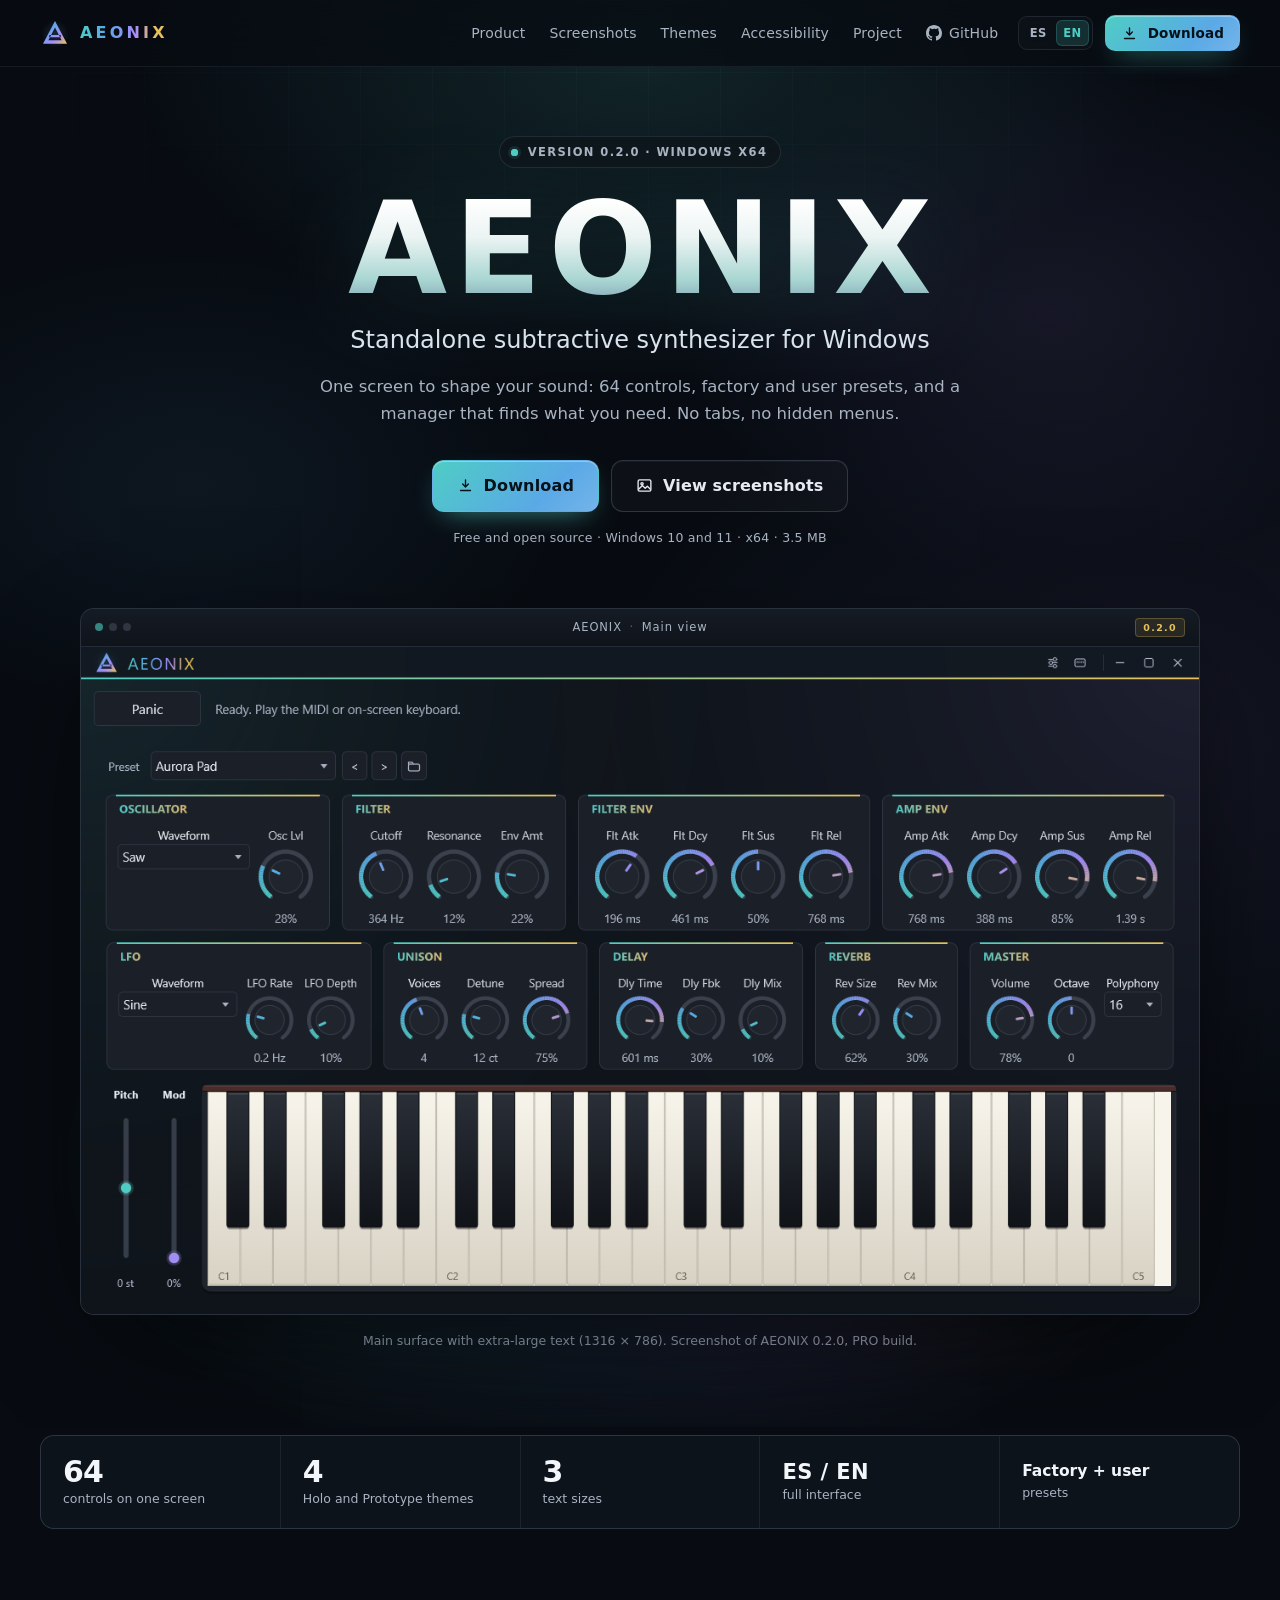
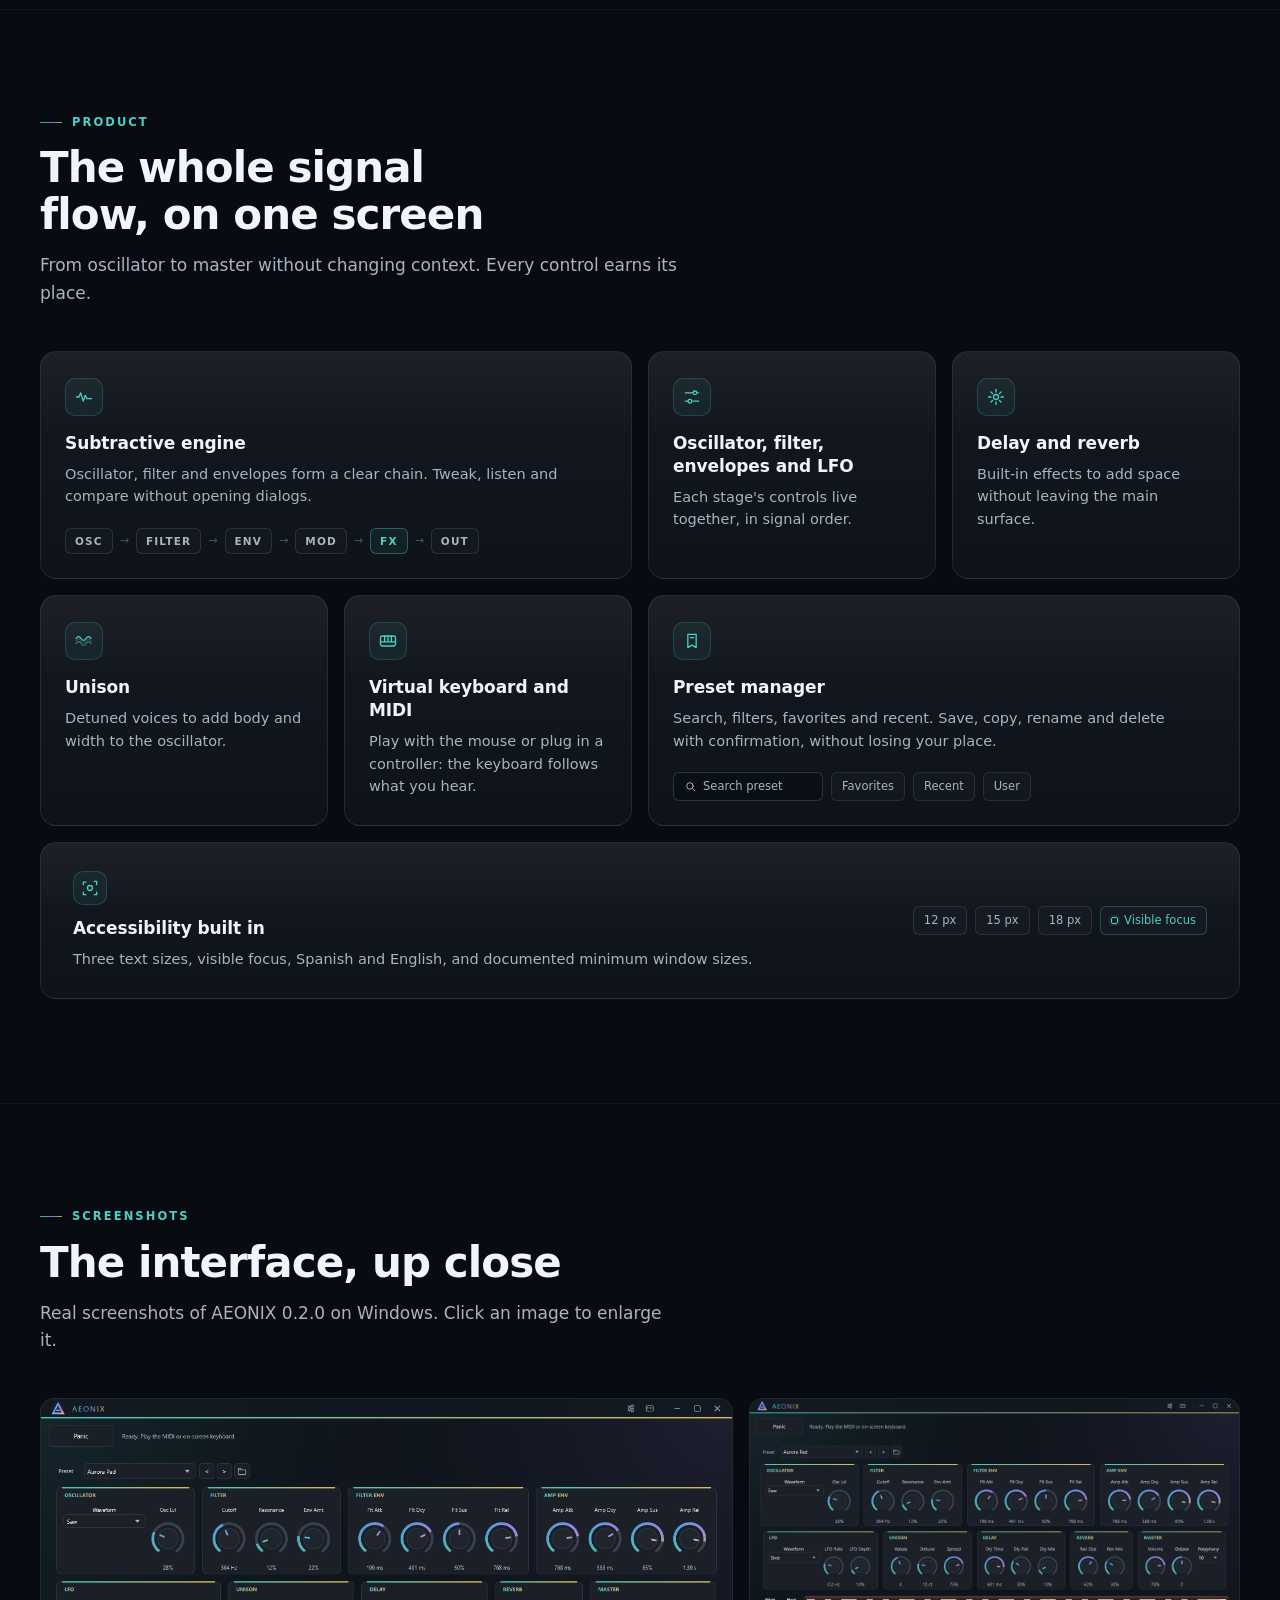
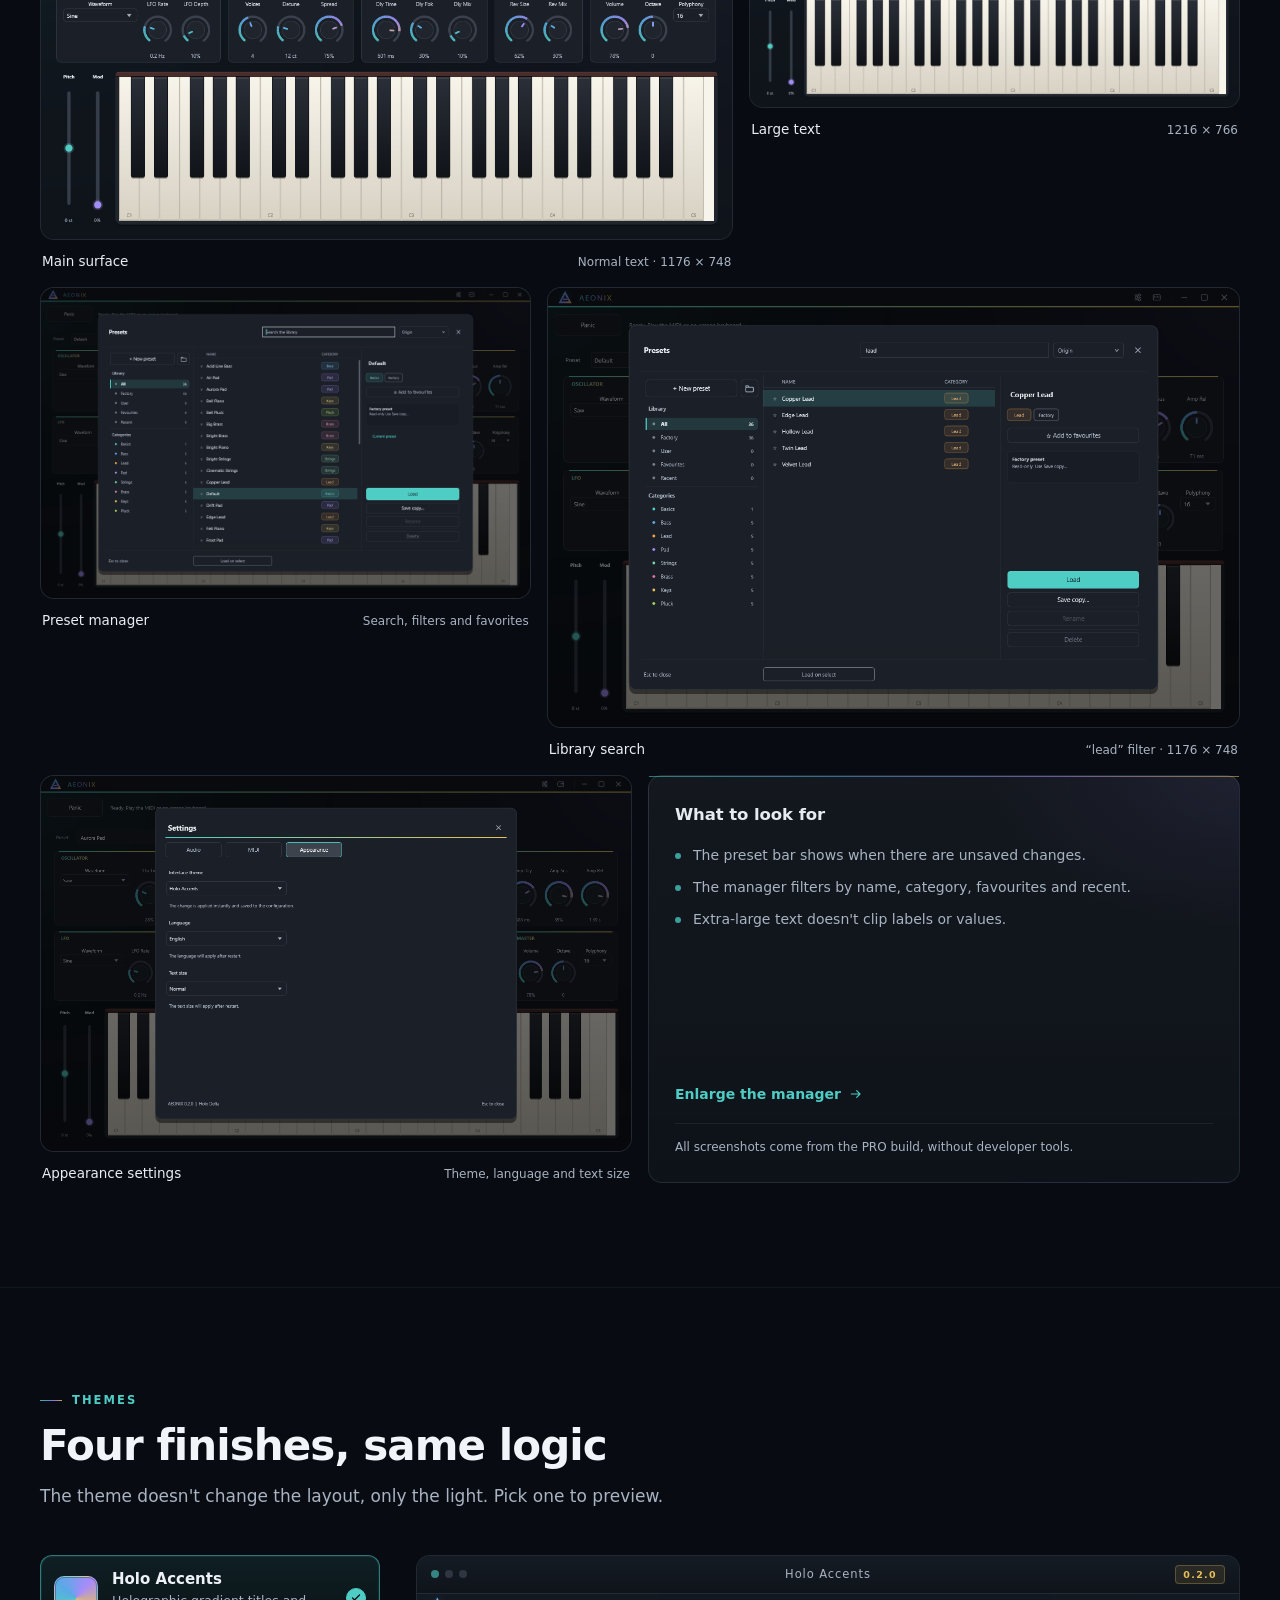
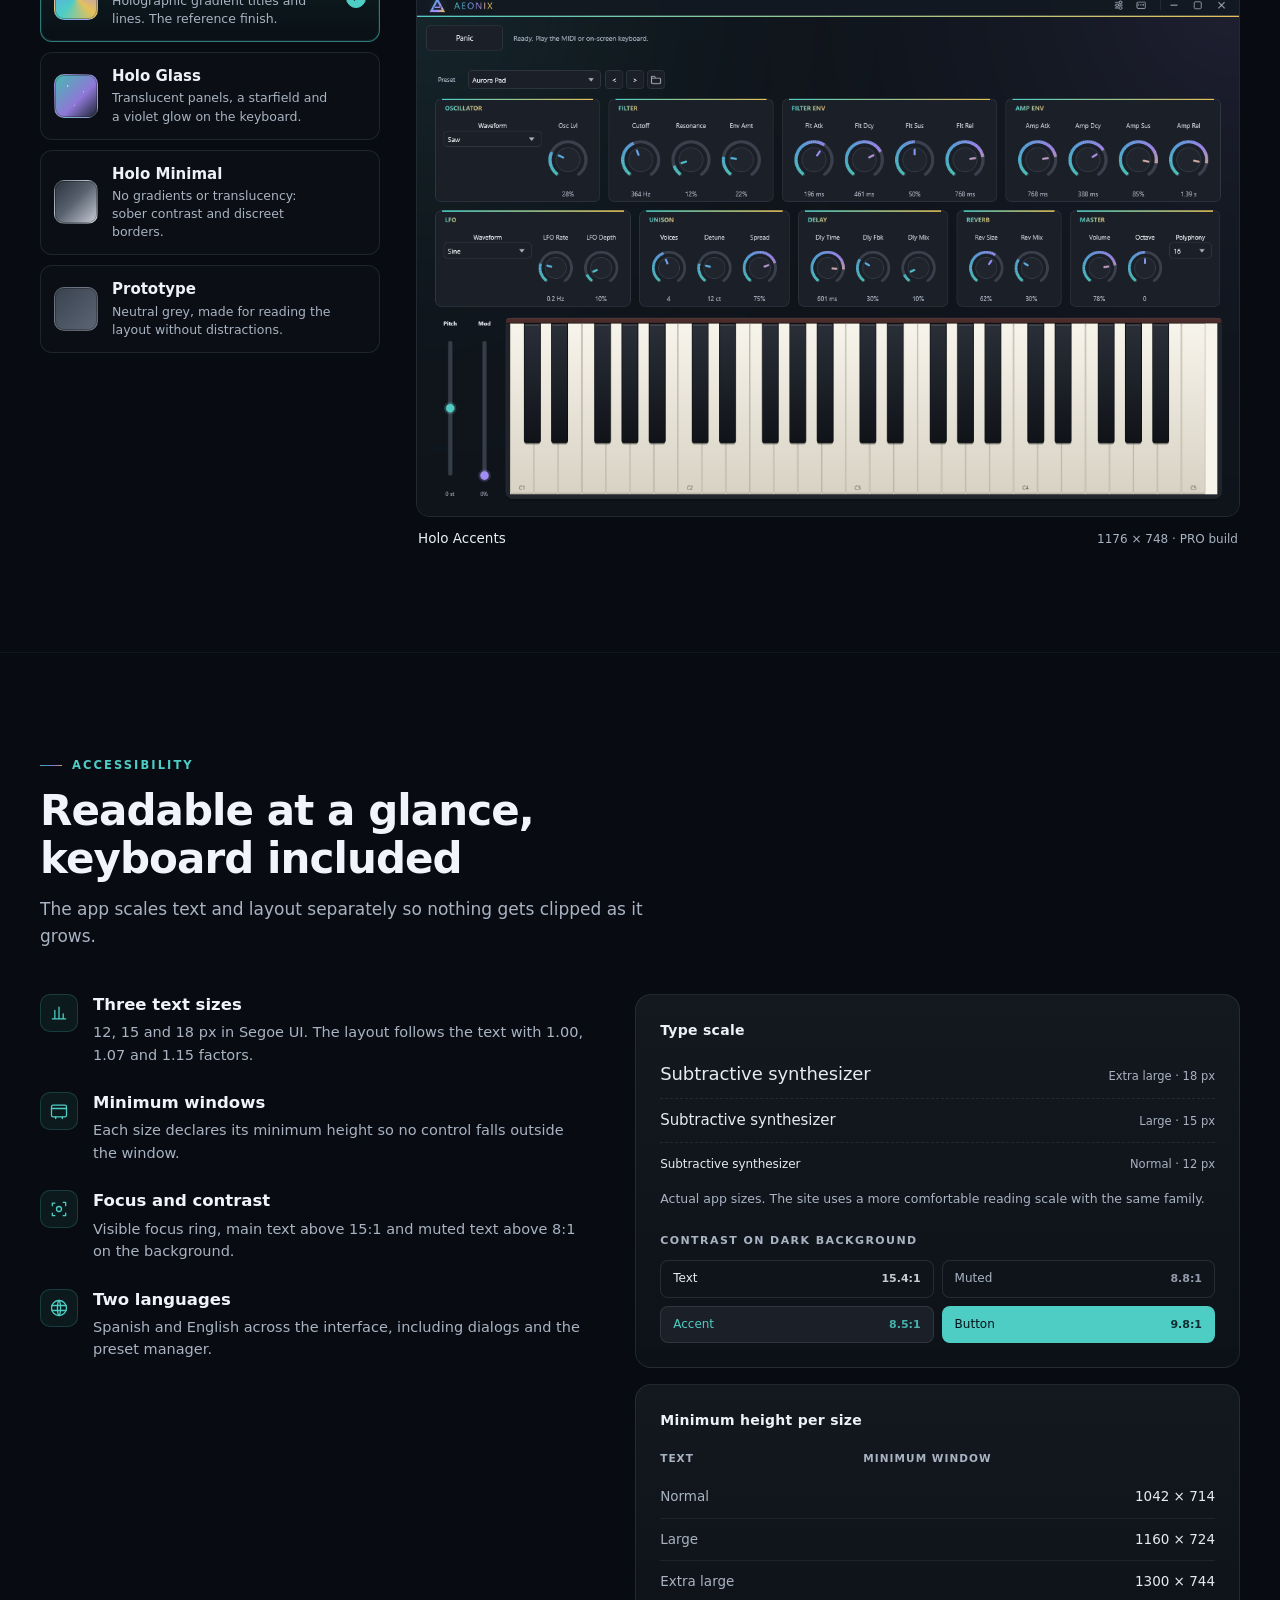
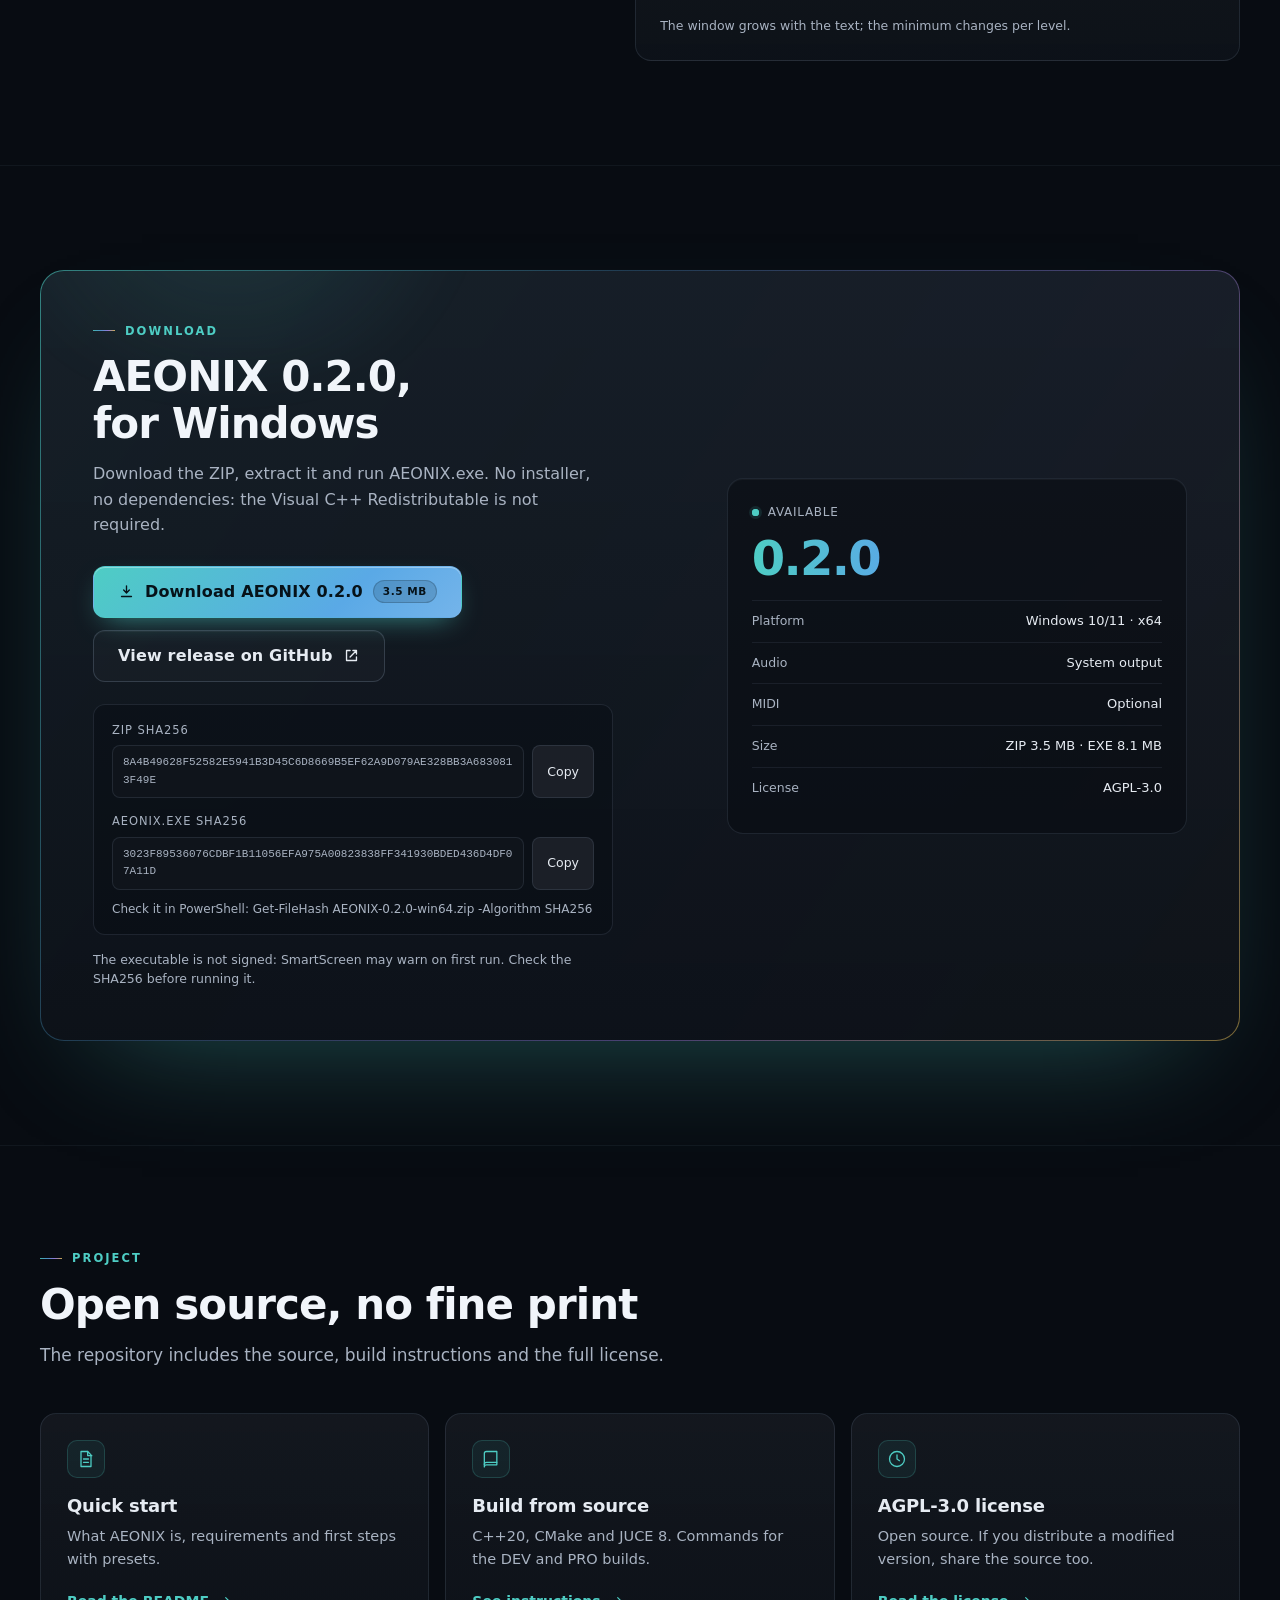
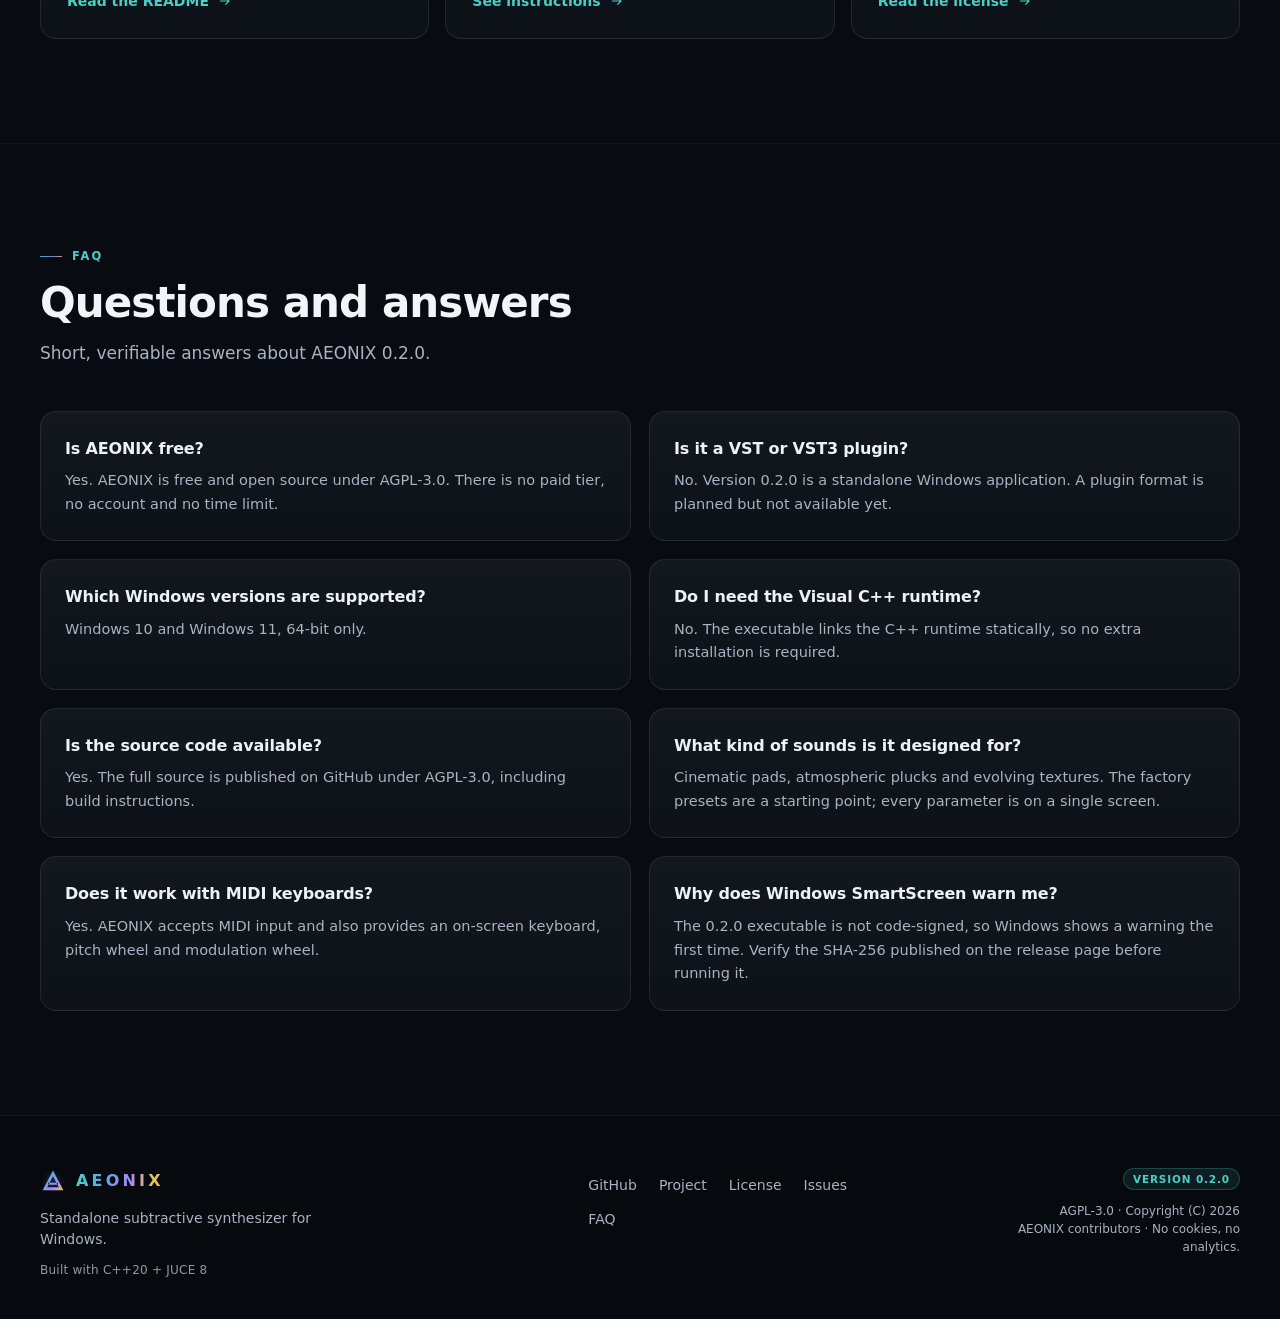
<file: site/index.html>
<!doctype html>
<html lang="en" class="no-js" data-root="">
<head>
<meta charset="utf-8">
<meta name="viewport" content="width=device-width, initial-scale=1">
<title>AEONIX — Free Open-Source Subtractive Synthesizer for Windows</title>
<meta name="description" content="Free, open-source subtractive synthesizer for Windows 10/11. 64 controls, unison, delay, reverb and a preset manager. AGPL-3.0, no VST required.">
<meta name="color-scheme" content="dark">
<meta name="theme-color" content="#080c12">
<link rel="canonical" href="https://amareca.github.io/aeonix-synth/">
<link rel="alternate" hreflang="en" href="https://amareca.github.io/aeonix-synth/">
<link rel="alternate" hreflang="es" href="https://amareca.github.io/aeonix-synth/es/">
<link rel="alternate" hreflang="x-default" href="https://amareca.github.io/aeonix-synth/">
<link rel="icon" href="assets/favicon.ico" sizes="any">
<link rel="icon" href="assets/icon-192.png" type="image/png" sizes="192x192">
<link rel="apple-touch-icon" href="assets/apple-touch-icon.png">
<link rel="manifest" href="site.webmanifest">
<meta property="og:type" content="website">
<meta property="og:site_name" content="AEONIX">
<meta property="og:title" content="AEONIX — Free Open-Source Subtractive Synthesizer for Windows">
<meta property="og:description" content="Free, open-source subtractive synthesizer for Windows 10/11 with 64 controls, unison, delay, reverb and a preset manager.">
<meta property="og:url" content="https://amareca.github.io/aeonix-synth/">
<meta property="og:image" content="https://amareca.github.io/aeonix-synth/assets/og.png">
<meta property="og:image:width" content="1200">
<meta property="og:image:height" content="630">
<meta property="og:image:alt" content="AEONIX: free subtractive synthesizer for Windows">
<meta property="og:locale" content="en_GB">
<meta property="og:locale:alternate" content="es_ES">
<meta name="twitter:card" content="summary_large_image">
<meta name="twitter:title" content="AEONIX — Free Open-Source Subtractive Synthesizer for Windows">
<meta name="twitter:description" content="Free, open-source subtractive synthesizer for Windows 10/11 with 64 controls, unison, delay, reverb and a preset manager.">
<meta name="twitter:image" content="https://amareca.github.io/aeonix-synth/assets/og.png">
<link rel="stylesheet" href="styles.css">
<script type="application/ld+json">
{
  "@context": "https://schema.org",
  "@type": "SoftwareApplication",
  "name": "AEONIX",
  "alternateName": "AEONIX Synth",
  "description": "Free, open-source standalone subtractive synthesizer for Windows, designed for cinematic pads, atmospheric plucks and experimental sound design.",
  "applicationCategory": "MultimediaApplication",
  "applicationSubCategory": "Synthesizer",
  "operatingSystem": "Windows 10, Windows 11",
  "softwareRequirements": "64-bit Windows 10 or 11. No external runtime required.",
  "softwareVersion": "0.2.0",
  "fileSize": "3.5MB",
  "inLanguage": [
    "en",
    "es"
  ],
  "datePublished": "2026-11-11",
  "dateModified": "2026-11-15",
  "url": "https://amareca.github.io/aeonix-synth/",
  "downloadUrl": "https://github.com/amareca/aeonix-synth/releases/latest",
  "codeRepository": "https://github.com/amareca/aeonix-synth",
  "license": "https://www.gnu.org/licenses/agpl-3.0.html",
  "screenshot": "https://amareca.github.io/aeonix-synth/assets/captures/hero.png",
  "featureList": [
    "Subtractive synthesis with an oscillator, a filter, envelopes and an LFO",
    "Unison, stereo delay and reverb",
    "64 sound-design controls on a single screen",
    "Preset manager with search, filters, favourites and recents",
    "Virtual keyboard, MIDI input, pitch and modulation wheels",
    "Four themes and three text sizes",
    "English and Spanish interface",
    "AGPL-3.0 open source"
  ],
  "sameAs": [
    "https://github.com/amareca/aeonix-synth"
  ],
  "author": {
    "@type": "Person",
    "name": "amareca",
    "url": "https://github.com/amareca"
  },
  "offers": {
    "@type": "Offer",
    "price": "0",
    "priceCurrency": "EUR"
  }
}
</script>
<script type="application/ld+json">
{
  "@context": "https://schema.org",
  "@type": "FAQPage",
  "inLanguage": "en",
  "mainEntity": [
    {
      "@type": "Question",
      "name": "Is AEONIX free?",
      "acceptedAnswer": {
        "@type": "Answer",
        "text": "Yes. AEONIX is free and open source under AGPL-3.0. There is no paid tier, no account and no time limit."
      }
    },
    {
      "@type": "Question",
      "name": "Is it a VST or VST3 plugin?",
      "acceptedAnswer": {
        "@type": "Answer",
        "text": "No. Version 0.2.0 is a standalone Windows application. A plugin format is planned but not available yet."
      }
    },
    {
      "@type": "Question",
      "name": "Which Windows versions are supported?",
      "acceptedAnswer": {
        "@type": "Answer",
        "text": "Windows 10 and Windows 11, 64-bit only."
      }
    },
    {
      "@type": "Question",
      "name": "Do I need the Visual C++ runtime?",
      "acceptedAnswer": {
        "@type": "Answer",
        "text": "No. The executable links the C++ runtime statically, so no extra installation is required."
      }
    },
    {
      "@type": "Question",
      "name": "Is the source code available?",
      "acceptedAnswer": {
        "@type": "Answer",
        "text": "Yes. The full source is published on GitHub under AGPL-3.0, including build instructions."
      }
    },
    {
      "@type": "Question",
      "name": "What kind of sounds is it designed for?",
      "acceptedAnswer": {
        "@type": "Answer",
        "text": "Cinematic pads, atmospheric plucks and evolving textures. The factory presets are a starting point; every parameter is on a single screen."
      }
    },
    {
      "@type": "Question",
      "name": "Does it work with MIDI keyboards?",
      "acceptedAnswer": {
        "@type": "Answer",
        "text": "Yes. AEONIX accepts MIDI input and also provides an on-screen keyboard, pitch wheel and modulation wheel."
      }
    },
    {
      "@type": "Question",
      "name": "Why does Windows SmartScreen warn me?",
      "acceptedAnswer": {
        "@type": "Answer",
        "text": "The 0.2.0 executable is not code-signed, so Windows shows a warning the first time. Verify the SHA-256 published on the release page before running it."
      }
    }
  ]
}
</script>
<script>document.documentElement.classList.replace('no-js', 'js');</script>
</head>
<body>
<a class="skip-link" href="#main">Skip to content</a>
<p class="vh" id="langStatus" role="status" aria-live="polite"></p>

<header class="site-header" id="top">
  <div class="wrap header__inner">
    <a class="brand" href="#top" aria-label="AEONIX, home">
      <img src="logo.svg" alt="" width="30" height="30">
      <span class="brand__name">AEONIX</span>
    </a>

    <nav class="nav" aria-label="Main">
      <a href="#producto">Product</a>
      <a href="#capturas">Screenshots</a>
      <a href="#temas">Themes</a>
      <a href="#accesibilidad">Accessibility</a>
      <a href="#docs">Project</a>
      <a class="nav__github" href="https://github.com/amareca/aeonix-synth" target="_blank" rel="noopener" aria-label="AEONIX on GitHub">
        <svg class="icon" viewBox="0 0 16 16" aria-hidden="true" focusable="false"><path fill="currentColor" d="M8 0C3.58 0 0 3.58 0 8a8 8 0 0 0 5.47 7.59c.4.07.55-.17.55-.38 0-.19-.01-.82-.01-1.49-2.01.37-2.53-.49-2.69-.94-.09-.23-.48-.94-.82-1.13-.28-.15-.68-.52-.01-.53.63-.01 1.08.58 1.23.82.72 1.21 1.87.87 2.33.66.07-.52.28-.87.5-1.07-1.78-.2-3.64-.89-3.64-3.95 0-.87.31-1.59.82-2.15-.08-.2-.36-1.02.08-2.12 0 0 .67-.21 2.2.82a7.4 7.4 0 0 1 2-.27c.68 0 1.36.09 2 .27 1.53-1.04 2.2-.82 2.2-.82.44 1.1.16 1.92.08 2.12.51.56.82 1.27.82 2.15 0 3.07-1.87 3.75-3.65 3.95.29.25.54.73.54 1.48 0 1.07-.01 1.93-.01 2.2 0 .21.15.46.55.38A8.01 8.01 0 0 0 16 8c0-4.42-3.58-8-8-8Z"/></svg>
        <span>GitHub</span>
      </a>
    </nav>

    <div class="header__actions">
            <div class="lang" role="group" aria-label="Language">
        <a class="lang__btn" href="es/" lang="es" hreflang="es" aria-label="Español">ES</a>
        <a class="lang__btn" href="./" lang="en" hreflang="en" aria-current="page" aria-label="English">EN</a>
      </div>
      <a class="btn btn--sm btn--primary header__cta" href="#descarga">
        <svg class="icon" viewBox="0 0 24 24" aria-hidden="true" focusable="false"><path d="M12 4v10m0 0 4-4m-4 4-4-4M5 19h14"/></svg>
        <span>Download</span>
      </a>
      <button class="menu-btn" id="menuBtn" type="button" aria-expanded="false" aria-controls="mobileMenu" aria-label="Open menu">
        <span></span><span></span><span></span>
      </button>
    </div>
  </div>

  <div class="mobile-menu" id="mobileMenu" hidden>
    <nav class="mobile-menu__nav" aria-label="Mobile">
      <a href="#producto">Product</a>
      <a href="#capturas">Screenshots</a>
      <a href="#temas">Themes</a>
      <a href="#accesibilidad">Accessibility</a>
      <a href="#docs">Project</a>
      <a href="https://github.com/amareca/aeonix-synth" target="_blank" rel="noopener">GitHub</a>
    </nav>
    <a class="btn btn--primary mobile-menu__cta" href="#descarga">
      <svg class="icon" viewBox="0 0 24 24" aria-hidden="true" focusable="false"><path d="M12 4v10m0 0 4-4m-4 4-4-4M5 19h14"/></svg>
      <span>Download</span>
    </a>
  </div>
</header>

<main id="main" tabindex="-1">

  <section class="hero" aria-labelledby="hero-title">
    <div class="hero__wash" aria-hidden="true"></div>
    <div class="wrap hero__inner">
      <p class="eyebrow eyebrow--pill">
        <span class="status-dot" aria-hidden="true"></span>
        <span>Version 0.2.0 · Windows x64</span>
      </p>
      <h1 id="hero-title" class="hero__title">AEONIX<span class="vh"> — free subtractive synthesizer for Windows</span></h1>
      <p class="hero__tagline">Standalone subtractive synthesizer for Windows</p>
      <p class="hero__lead">One screen to shape your sound: 64 controls, factory and user presets, and a manager that finds what you need. No tabs, no hidden menus.</p>
      <div class="hero__actions">
        <a class="btn btn--primary btn--lg" href="#descarga">
          <svg class="icon" viewBox="0 0 24 24" aria-hidden="true" focusable="false"><path d="M12 4v10m0 0 4-4m-4 4-4-4M5 19h14"/></svg>
          <span>Download</span>
        </a>
        <a class="btn btn--ghost btn--lg" href="#capturas">
          <svg class="icon" viewBox="0 0 24 24" aria-hidden="true" focusable="false"><rect x="3" y="4" width="18" height="16" rx="2"/><circle cx="8.5" cy="9.5" r="1.6"/><path d="m4 17 5-5 4 4 3-3 4 4"/></svg>
          <span>View screenshots</span>
        </a>
      </div>
      <p class="hero__note">Free and open source · Windows 10 and 11 · x64 · 3.5 MB</p>

      <figure class="stage reveal">
        <div class="app-frame app-frame--hero">
          <div class="app-frame__bar">
            <span class="app-frame__dots" aria-hidden="true"><i></i><i></i><i></i></span>
            <span class="app-frame__title">AEONIX <span class="app-frame__sep">·</span> <span>Main view</span></span>
            <span class="app-frame__tag">0.2.0</span>
          </div>
          <img src="assets/captures/hero.png"
               width="1316" height="786" fetchpriority="high" decoding="async"
               alt="AEONIX interface: preset bar, synthesis sections, virtual keyboard and effects controls."
              >
        </div>
        <figcaption>Main surface with extra-large text (1316 × 786). Screenshot of AEONIX 0.2.0, PRO build.</figcaption>
      </figure>
    </div>
  </section>

  <div class="wrap">
    <div class="stats reveal" role="group" aria-label="Product facts">
      <div class="stat">
        <span class="stat__value">64</span>
        <span class="stat__label">controls on one screen</span>
      </div>
      <div class="stat">
        <span class="stat__value">4</span>
        <span class="stat__label">Holo and Prototype themes</span>
      </div>
      <div class="stat">
        <span class="stat__value">3</span>
        <span class="stat__label">text sizes</span>
      </div>
      <div class="stat">
        <span class="stat__value stat__value--word">ES / EN</span>
        <span class="stat__label">full interface</span>
      </div>
      <div class="stat">
        <span class="stat__value stat__value--sm">Factory + user</span>
        <span class="stat__label">presets</span>
      </div>
    </div>
  </div>

  <section class="section" id="producto" aria-labelledby="producto-title">
    <div class="wrap">
      <header class="section-head reveal">
        <p class="eyebrow">Product</p>
        <h2 id="producto-title">The whole signal flow, on one screen</h2>
        <p class="section-lead">From oscillator to master without changing context. Every control earns its place.</p>
      </header>

      <div class="features">
        <article class="feature feature--wide reveal">
          <span class="feature__icon" aria-hidden="true">
            <svg class="icon" viewBox="0 0 24 24"><path d="M3 12h3l2-5 3 10 2.5-7 2 4H21"/></svg>
          </span>
          <h3>Subtractive engine</h3>
          <p>Oscillator, filter and envelopes form a clear chain. Tweak, listen and compare without opening dialogs.</p>
          <div class="chain" aria-hidden="true">
            <span>OSC</span><i>→</i><span>FILTER</span><i>→</i><span>ENV</span><i>→</i><span>MOD</span><i>→</i><span class="chain__hot">FX</span><i>→</i><span>OUT</span>
          </div>
        </article>

        <article class="feature reveal">
          <span class="feature__icon" aria-hidden="true">
            <svg class="icon" viewBox="0 0 24 24"><path d="M4 7h9M19 7h1M4 17h3M13 17h7"/><circle cx="15.5" cy="7" r="2.2"/><circle cx="9.5" cy="17" r="2.2"/></svg>
          </span>
          <h3>Oscillator, filter, envelopes and LFO</h3>
          <p>Each stage's controls live together, in signal order.</p>
        </article>

        <article class="feature reveal">
          <span class="feature__icon" aria-hidden="true">
            <svg class="icon" viewBox="0 0 24 24"><circle cx="12" cy="12" r="3"/><path d="M12 3v3M12 18v3M3 12h3M18 12h3M6 6l2 2M16 16l2 2M18 6l-2 2M8 16l-2 2"/></svg>
          </span>
          <h3>Delay and reverb</h3>
          <p>Built-in effects to add space without leaving the main surface.</p>
        </article>

        <article class="feature reveal">
          <span class="feature__icon" aria-hidden="true">
            <svg class="icon" viewBox="0 0 24 24"><path d="M2.5 9c2-3 4-3 6 0s4 3 6 0 4-3 6 0"/><path d="M2.5 15c2-3 4-3 6 0s4 3 6 0 4-3 6 0" opacity=".5"/><path d="M2.5 12c2-3 4-3 6 0s4 3 6 0 4-3 6 0" opacity=".25"/></svg>
          </span>
          <h3>Unison</h3>
          <p>Detuned voices to add body and width to the oscillator.</p>
        </article>

        <article class="feature reveal">
          <span class="feature__icon" aria-hidden="true">
            <svg class="icon" viewBox="0 0 24 24"><rect x="3" y="6" width="18" height="12" rx="2"/><path d="M8 6v7M12 6v7M16 6v7M3 13h18"/></svg>
          </span>
          <h3>Virtual keyboard and MIDI</h3>
          <p>Play with the mouse or plug in a controller: the keyboard follows what you hear.</p>
        </article>

        <article class="feature feature--wide reveal">
          <span class="feature__icon" aria-hidden="true">
            <svg class="icon" viewBox="0 0 24 24"><path d="M7 4h10v16l-5-3-5 3z"/><path d="M10 8h4"/></svg>
          </span>
          <h3>Preset manager</h3>
          <p>Search, filters, favorites and recent. Save, copy, rename and delete with confirmation, without losing your place.</p>
          <div class="preset-chips" aria-hidden="true">
            <span class="chip chip--input">
              <svg class="icon" viewBox="0 0 24 24"><circle cx="11" cy="11" r="6"/><path d="m16 16 4 4"/></svg>
              <span>Search preset</span>
            </span>
            <span class="chip">Favorites</span>
            <span class="chip">Recent</span>
            <span class="chip">User</span>
          </div>
        </article>

        <article class="feature feature--full reveal">
          <div class="feature__body">
            <span class="feature__icon" aria-hidden="true">
              <svg class="icon" viewBox="0 0 24 24"><path d="M4 8V5h3M17 4h3v4M20 17v3h-3M7 20H4v-3"/><circle cx="12" cy="12" r="3"/></svg>
            </span>
            <h3>Accessibility built in</h3>
            <p>Three text sizes, visible focus, Spanish and English, and documented minimum window sizes.</p>
          </div>
          <div class="a11y-chips" aria-hidden="true">
            <span class="chip">12 px</span>
            <span class="chip">15 px</span>
            <span class="chip">18 px</span>
            <span class="chip chip--accent"><span class="focus-dot"></span><span>Visible focus</span></span>
          </div>
        </article>
      </div>
    </div>
  </section>

  <section class="section" id="capturas" aria-labelledby="capturas-title">
    <div class="wrap">
      <header class="section-head reveal">
        <p class="eyebrow">Screenshots</p>
        <h2 id="capturas-title">The interface, up close</h2>
        <p class="section-lead">Real screenshots of AEONIX 0.2.0 on Windows. Click an image to enlarge it.</p>
      </header>

      <div class="gallery">
        <figure class="shot shot--a reveal">
          <button class="shot__btn" type="button"
                  data-title-key="shot.1.title" data-meta-key="shot.1.meta" data-alt-key="shot.1.alt"
                  aria-label="Enlarge screenshot: main surface">
            <img src="assets/captures/main-normal.png"
                 width="1176" height="748" loading="lazy" decoding="async"
                 alt="AEONIX main surface with normal text.">
            <span class="shot__zoom" aria-hidden="true">
              <svg class="icon" viewBox="0 0 24 24"><path d="M9 4H4v5M15 4h5v5M20 15v5h-5M4 15v5h5"/></svg>
            </span>
          </button>
          <figcaption>
            <span class="shot__title">Main surface</span>
            <span class="shot__meta">Normal text · 1176 × 748</span>
          </figcaption>
        </figure>

        <figure class="shot shot--b reveal">
          <button class="shot__btn" type="button"
                  data-title-key="shot.2.title" data-meta-key="shot.2.meta" data-alt-key="shot.2.alt"
                  aria-label="Enlarge screenshot: large text">
            <img src="assets/captures/main-large.png"
                 width="1216" height="766" loading="lazy" decoding="async"
                 alt="AEONIX surface with large text.">
            <span class="shot__zoom" aria-hidden="true">
              <svg class="icon" viewBox="0 0 24 24"><path d="M9 4H4v5M15 4h5v5M20 15v5h-5M4 15v5h5"/></svg>
            </span>
          </button>
          <figcaption>
            <span class="shot__title">Large text</span>
            <span class="shot__meta">1216 × 766</span>
          </figcaption>
        </figure>

        <figure class="shot shot--c reveal">
          <button class="shot__btn" type="button"
                  data-title-key="shot.3.title" data-meta-key="shot.3.meta" data-alt-key="shot.3.alt"
                  aria-label="Enlarge screenshot: preset manager">
            <img src="assets/captures/preset-manager.png"
                 width="1176" height="748" loading="lazy" decoding="async"
                 alt="AEONIX preset manager with search, filters and favorites.">
            <span class="shot__zoom" aria-hidden="true">
              <svg class="icon" viewBox="0 0 24 24"><path d="M9 4H4v5M15 4h5v5M20 15v5h-5M4 15v5h5"/></svg>
            </span>
          </button>
          <figcaption>
            <span class="shot__title">Preset manager</span>
            <span class="shot__meta">Search, filters and favorites</span>
          </figcaption>
        </figure>

        <figure class="shot shot--d reveal">
          <button class="shot__btn" type="button"
                  data-title-key="shot.4.title" data-meta-key="shot.4.meta" data-alt-key="shot.4.alt"
                  aria-label="Enlarge screenshot: library search">
            <img src="assets/captures/preset-manager-search.png"
                 width="1176" height="748" loading="lazy" decoding="async"
                 alt="AEONIX preset manager filtered by the search term lead.">
            <span class="shot__zoom" aria-hidden="true">
              <svg class="icon" viewBox="0 0 24 24"><path d="M9 4H4v5M15 4h5v5M20 15v5h-5M4 15v5h5"/></svg>
            </span>
          </button>
          <figcaption>
            <span class="shot__title">Library search</span>
            <span class="shot__meta">“lead” filter · 1176 × 748</span>
          </figcaption>
        </figure>

        <figure class="shot shot--e reveal">
          <button class="shot__btn" type="button"
                  data-title-key="shot.5.title" data-meta-key="shot.5.meta" data-alt-key="shot.5.alt"
                  aria-label="Enlarge screenshot: appearance settings">
            <img src="assets/captures/settings-appearance.png"
                 width="1176" height="748" loading="lazy" decoding="async"
                 alt="AEONIX settings on the Appearance tab, with theme, language and text size.">
            <span class="shot__zoom" aria-hidden="true">
              <svg class="icon" viewBox="0 0 24 24"><path d="M9 4H4v5M15 4h5v5M20 15v5h-5M4 15v5h5"/></svg>
            </span>
          </button>
          <figcaption>
            <span class="shot__title">Appearance settings</span>
            <span class="shot__meta">Theme, language and text size</span>
          </figcaption>
        </figure>

        <aside class="gallery-note reveal">
          <h3>What to look for</h3>
          <ul>
            <li>The preset bar shows when there are unsaved changes.</li>
            <li>The manager filters by name, category, favourites and recent.</li>
            <li>Extra-large text doesn't clip labels or values.</li>
          </ul>
          <button class="link-btn" type="button" data-open-shot="2">
            <span>Enlarge the manager</span>
            <svg class="icon" viewBox="0 0 24 24" aria-hidden="true" focusable="false"><path d="M5 12h13m0 0-5-5m5 5-5 5"/></svg>
          </button>
          <p class="gallery-note__fine">All screenshots come from the PRO build, without developer tools.</p>
        </aside>
      </div>
    </div>
  </section>

  <section class="section" id="temas" aria-labelledby="temas-title">
    <div class="wrap">
      <header class="section-head reveal">
        <p class="eyebrow">Themes</p>
        <h2 id="temas-title">Four finishes, same logic</h2>
        <p class="section-lead">The theme doesn't change the layout, only the light. Pick one to preview.</p>
      </header>

      <div class="theme-layout">
        <div class="theme-list reveal" role="group" aria-labelledby="theme-list-label">
          <span class="vh" id="theme-list-label">Choose a theme</span>

          <button class="theme-opt" type="button" data-theme="accents" aria-pressed="true">
            <span class="theme-opt__swatch swatch--accents" aria-hidden="true"></span>
            <span class="theme-opt__text">
              <span class="theme-opt__name">Holo Accents</span>
              <span class="theme-opt__desc">Holographic gradient titles and lines. The reference finish.</span>
            </span>
            <span class="theme-opt__check" aria-hidden="true">
              <svg class="icon" viewBox="0 0 24 24"><path d="m5 12 4 4 10-10"/></svg>
            </span>
          </button>

          <button class="theme-opt" type="button" data-theme="glass" aria-pressed="false">
            <span class="theme-opt__swatch swatch--glass" aria-hidden="true"></span>
            <span class="theme-opt__text">
              <span class="theme-opt__name">Holo Glass</span>
              <span class="theme-opt__desc">Translucent panels, a starfield and a violet glow on the keyboard.</span>
            </span>
            <span class="theme-opt__check" aria-hidden="true">
              <svg class="icon" viewBox="0 0 24 24"><path d="m5 12 4 4 10-10"/></svg>
            </span>
          </button>

          <button class="theme-opt" type="button" data-theme="minimal" aria-pressed="false">
            <span class="theme-opt__swatch swatch--minimal" aria-hidden="true"></span>
            <span class="theme-opt__text">
              <span class="theme-opt__name">Holo Minimal</span>
              <span class="theme-opt__desc">No gradients or translucency: sober contrast and discreet borders.</span>
            </span>
            <span class="theme-opt__check" aria-hidden="true">
              <svg class="icon" viewBox="0 0 24 24"><path d="m5 12 4 4 10-10"/></svg>
            </span>
          </button>

          <button class="theme-opt" type="button" data-theme="prototype" aria-pressed="false">
            <span class="theme-opt__swatch swatch--prototype" aria-hidden="true"></span>
            <span class="theme-opt__text">
              <span class="theme-opt__name">Prototype</span>
              <span class="theme-opt__desc">Neutral grey, made for reading the layout without distractions.</span>
            </span>
            <span class="theme-opt__check" aria-hidden="true">
              <svg class="icon" viewBox="0 0 24 24"><path d="m5 12 4 4 10-10"/></svg>
            </span>
          </button>
        </div>

        <figure class="theme-preview reveal">
          <div class="theme-preview__wrap">
            <div class="app-frame">
              <div class="app-frame__bar">
                <span class="app-frame__dots" aria-hidden="true"><i></i><i></i><i></i></span>
                <span class="app-frame__title"><span id="themeCaption">Holo Accents</span></span>
                <span class="app-frame__tag">0.2.0</span>
              </div>
              <img id="themeImg"
                   src="assets/captures/theme-accents.png"
                   width="1176" height="748" loading="lazy" decoding="async"
                   alt="Captura de AEONIX con el tema Holo Accents.">
            </div>
            <button class="theme-preview__btn" type="button" id="themeOpen" aria-label="Enlarge theme screenshot">
              <span class="shot__zoom" aria-hidden="true">
                <svg class="icon" viewBox="0 0 24 24"><path d="M9 4H4v5M15 4h5v5M20 15v5h-5M4 15v5h5"/></svg>
              </span>
            </button>
          </div>
          <figcaption>
            <span id="themeCaptionFoot">Holo Accents</span>
            <span>1176 × 748 · PRO build</span>
          </figcaption>
        </figure>
      </div>
    </div>
  </section>

  <section class="section" id="accesibilidad" aria-labelledby="accesibilidad-title">
    <div class="wrap">
      <header class="section-head reveal">
        <p class="eyebrow">Accessibility</p>
        <h2 id="accesibilidad-title">Readable at a glance, keyboard included</h2>
        <p class="section-lead">The app scales text and layout separately so nothing gets clipped as it grows.</p>
      </header>

      <div class="a11y-layout">
        <div class="a11y-list reveal">
          <article class="a11y-item">
            <span class="feature__icon" aria-hidden="true">
              <svg class="icon" viewBox="0 0 24 24"><path d="M4 19h16M7 19V9m5 10V5m5 14v-6"/></svg>
            </span>
            <div>
              <h3>Three text sizes</h3>
              <p>12, 15 and 18 px in Segoe UI. The layout follows the text with 1.00, 1.07 and 1.15 factors.</p>
            </div>
          </article>

          <article class="a11y-item">
            <span class="feature__icon" aria-hidden="true">
              <svg class="icon" viewBox="0 0 24 24"><rect x="3" y="5" width="18" height="14" rx="2"/><path d="M3 9h18M8 19v2M16 19v2"/></svg>
            </span>
            <div>
              <h3>Minimum windows</h3>
              <p>Each size declares its minimum height so no control falls outside the window.</p>
            </div>
          </article>

          <article class="a11y-item">
            <span class="feature__icon" aria-hidden="true">
              <svg class="icon" viewBox="0 0 24 24"><path d="M4 8V5h3M17 4h3v4M20 17v3h-3M7 20H4v-3"/><circle cx="12" cy="12" r="3"/></svg>
            </span>
            <div>
              <h3>Focus and contrast</h3>
              <p>Visible focus ring, main text above 15:1 and muted text above 8:1 on the background.</p>
            </div>
          </article>

          <article class="a11y-item">
            <span class="feature__icon" aria-hidden="true">
              <svg class="icon" viewBox="0 0 24 24"><circle cx="12" cy="12" r="9"/><path d="M3.5 9h17M3.5 15h17M12 3c2.5 2.6 2.5 15.4 0 18M12 3c-2.5 2.6-2.5 15.4 0 18"/></svg>
            </span>
            <div>
              <h3>Two languages</h3>
              <p>Spanish and English across the interface, including dialogs and the preset manager.</p>
            </div>
          </article>
        </div>

        <div class="a11y-panel reveal">
          <div class="panel">
            <h3 class="panel__title">Type scale</h3>
            <div class="specimen">
              <div class="specimen__row">
                <span class="specimen__sample" style="font-size:18px">Subtractive synthesizer</span>
                <span class="specimen__label">Extra large · 18 px</span>
              </div>
              <div class="specimen__row">
                <span class="specimen__sample" style="font-size:15px">Subtractive synthesizer</span>
                <span class="specimen__label">Large · 15 px</span>
              </div>
              <div class="specimen__row">
                <span class="specimen__sample" style="font-size:12px">Subtractive synthesizer</span>
                <span class="specimen__label">Normal · 12 px</span>
              </div>
            </div>
            <p class="panel__note">Actual app sizes. The site uses a more comfortable reading scale with the same family.</p>

            <h4 class="panel__subtitle">Contrast on dark background</h4>
            <div class="contrast">
              <div class="swatch swatch--text">
                <span>Text</span>
                <b>15.4:1</b>
              </div>
              <div class="swatch swatch--muted">
                <span>Muted</span>
                <b>8.8:1</b>
              </div>
              <div class="swatch swatch--accent">
                <span>Accent</span>
                <b>8.5:1</b>
              </div>
              <div class="swatch swatch--button">
                <span>Button</span>
                <b>9.8:1</b>
              </div>
            </div>
          </div>

          <div class="panel panel--table">
            <h3 class="panel__title">Minimum height per size</h3>
            <table class="winsize">
              <thead>
                <tr>
                  <th scope="col">Text</th>
                  <th scope="col">Minimum window</th>
                </tr>
              </thead>
              <tbody>
                <tr>
                  <th scope="row">Normal</th>
                  <td>1042 × 714</td>
                </tr>
                <tr>
                  <th scope="row">Large</th>
                  <td>1160 × 724</td>
                </tr>
                <tr>
                  <th scope="row">Extra large</th>
                  <td>1300 × 744</td>
                </tr>
              </tbody>
            </table>
            <p class="panel__note">The window grows with the text; the minimum changes per level.</p>
          </div>
        </div>
      </div>
    </div>
  </section>

  <section class="section" id="descarga" aria-labelledby="descarga-title">
    <div class="wrap">
      <div class="download-panel reveal">
        <div class="download-panel__glow" aria-hidden="true"></div>
        <div class="download-panel__main">
          <p class="eyebrow">Download</p>
          <h2 id="descarga-title">AEONIX 0.2.0, for Windows</h2>
          <p class="download-panel__lead">Download the ZIP, extract it and run AEONIX.exe. No installer, no dependencies: the Visual C++ Redistributable is not required.</p>
          <div class="download-actions">
            <a class="btn btn--primary btn--lg" href="https://github.com/amareca/aeonix-synth/releases/latest" target="_blank" rel="noopener">
              <svg class="icon" viewBox="0 0 24 24" aria-hidden="true" focusable="false"><path d="M12 4v10m0 0 4-4m-4 4-4-4M5 19h14"/></svg>
              <span>Download AEONIX 0.2.0</span>
              <span class="pill pill--dark">3.5 MB</span>
            </a>
            <a class="btn btn--ghost btn--lg" href="https://github.com/amareca/aeonix-synth/releases/latest" target="_blank" rel="noopener">
              <span>View release on GitHub</span>
              <svg class="icon" viewBox="0 0 24 24" aria-hidden="true" focusable="false"><path d="M14 5h5v5M19 5 10 14M19 14v5H5V5h5"/></svg>
            </a>
          </div>

          <div class="checksum">
            <p class="checksum__title">ZIP SHA256</p>
            <div class="checksum__row">
              <code>8A4B49628F52582E5941B3D45C6D8669B5EF62A9D079AE328BB3A6830813F49E</code>
              <button class="checksum__copy" type="button" data-copy-hash="8A4B49628F52582E5941B3D45C6D8669B5EF62A9D079AE328BB3A6830813F49E" aria-label="Copy ZIP SHA256">
                <span>Copy</span>
              </button>
            </div>
            <p class="checksum__title">AEONIX.exe SHA256</p>
            <div class="checksum__row">
              <code>3023F89536076CDBF1B11056EFA975A00823838FF341930BDED436D4DF07A11D</code>
              <button class="checksum__copy" type="button" data-copy-hash="3023F89536076CDBF1B11056EFA975A00823838FF341930BDED436D4DF07A11D" aria-label="Copy AEONIX.exe SHA256">
                <span>Copy</span>
              </button>
            </div>
            <p class="checksum__hint">Check it in PowerShell: Get-FileHash AEONIX-0.2.0-win64.zip -Algorithm SHA256</p>
          </div>

          <p class="fineprint">The executable is not signed: SmartScreen may warn on first run. Check the SHA256 before running it.</p>
        </div>

        <aside class="release-card">
          <p class="release-card__status"><span class="status-dot" aria-hidden="true"></span><span>Available</span></p>
          <p class="release-card__version">0.2.0</p>
          <dl class="release-card__list">
            <div>
              <dt>Platform</dt>
              <dd>Windows 10/11 · x64</dd>
            </div>
            <div>
              <dt>Audio</dt>
              <dd>System output</dd>
            </div>
            <div>
              <dt>MIDI</dt>
              <dd>Optional</dd>
            </div>
            <div>
              <dt>Size</dt>
              <dd>ZIP 3.5 MB · EXE 8.1 MB</dd>
            </div>
            <div>
              <dt>License</dt>
              <dd>AGPL-3.0</dd>
            </div>
          </dl>
        </aside>
      </div>
    </div>
  </section>

  <section class="section" id="docs" aria-labelledby="docs-title">
    <div class="wrap">
      <header class="section-head reveal">
        <p class="eyebrow">Project</p>
        <h2 id="docs-title">Open source, no fine print</h2>
        <p class="section-lead">The repository includes the source, build instructions and the full license.</p>
      </header>

      <div class="docs-grid">
        <a class="doc-card reveal" href="https://github.com/amareca/aeonix-synth#readme" target="_blank" rel="noopener">
          <span class="feature__icon" aria-hidden="true">
            <svg class="icon" viewBox="0 0 24 24"><path d="M6 3h8l4 4v14H6z"/><path d="M14 3v5h5M9 12h6M9 16h6"/></svg>
          </span>
          <h3>Quick start</h3>
          <p>What AEONIX is, requirements and first steps with presets.</p>
          <span class="doc-card__link">
            <span>Read the README</span>
            <svg class="icon" viewBox="0 0 24 24" aria-hidden="true" focusable="false"><path d="M5 12h13m0 0-5-5m5 5-5 5"/></svg>
          </span>
        </a>

        <a class="doc-card reveal" href="https://github.com/amareca/aeonix-synth#build-on-windows" target="_blank" rel="noopener">
          <span class="feature__icon" aria-hidden="true">
            <svg class="icon" viewBox="0 0 24 24"><path d="M4 5.5A2.5 2.5 0 0 1 6.5 3H19v16H6.5A2.5 2.5 0 0 0 4 21.5z"/><path d="M4 18.5A2.5 2.5 0 0 1 6.5 16H19"/></svg>
          </span>
          <h3>Build from source</h3>
          <p>C++20, CMake and JUCE 8. Commands for the DEV and PRO builds.</p>
          <span class="doc-card__link">
            <span>See instructions</span>
            <svg class="icon" viewBox="0 0 24 24" aria-hidden="true" focusable="false"><path d="M5 12h13m0 0-5-5m5 5-5 5"/></svg>
          </span>
        </a>

        <a class="doc-card reveal" href="https://github.com/amareca/aeonix-synth/blob/main/LICENSE" target="_blank" rel="noopener">
          <span class="feature__icon" aria-hidden="true">
            <svg class="icon" viewBox="0 0 24 24"><circle cx="12" cy="12" r="9"/><path d="M12 7v5l3 2"/></svg>
          </span>
          <h3>AGPL-3.0 license</h3>
          <p>Open source. If you distribute a modified version, share the source too.</p>
          <span class="doc-card__link">
            <span>Read the license</span>
            <svg class="icon" viewBox="0 0 24 24" aria-hidden="true" focusable="false"><path d="M5 12h13m0 0-5-5m5 5-5 5"/></svg>
          </span>
        </a>
      </div>
    </div>
  </section>

  <section class="section" id="faq" aria-labelledby="faq-title">
    <div class="wrap">
      <header class="section-head reveal">
        <p class="eyebrow">FAQ</p>
        <h2 id="faq-title">Questions and answers</h2>
        <p class="section-lead">Short, verifiable answers about AEONIX 0.2.0.</p>
      </header>
      <div class="faq">
        <article class="faq__item">
          <h3>Is AEONIX free?</h3>
          <p>Yes. AEONIX is free and open source under AGPL-3.0. There is no paid tier, no account and no time limit.</p>
        </article>
        <article class="faq__item">
          <h3>Is it a VST or VST3 plugin?</h3>
          <p>No. Version 0.2.0 is a standalone Windows application. A plugin format is planned but not available yet.</p>
        </article>
        <article class="faq__item">
          <h3>Which Windows versions are supported?</h3>
          <p>Windows 10 and Windows 11, 64-bit only.</p>
        </article>
        <article class="faq__item">
          <h3>Do I need the Visual C++ runtime?</h3>
          <p>No. The executable links the C++ runtime statically, so no extra installation is required.</p>
        </article>
        <article class="faq__item">
          <h3>Is the source code available?</h3>
          <p>Yes. The full source is published on GitHub under AGPL-3.0, including build instructions.</p>
        </article>
        <article class="faq__item">
          <h3>What kind of sounds is it designed for?</h3>
          <p>Cinematic pads, atmospheric plucks and evolving textures. The factory presets are a starting point; every parameter is on a single screen.</p>
        </article>
        <article class="faq__item">
          <h3>Does it work with MIDI keyboards?</h3>
          <p>Yes. AEONIX accepts MIDI input and also provides an on-screen keyboard, pitch wheel and modulation wheel.</p>
        </article>
        <article class="faq__item">
          <h3>Why does Windows SmartScreen warn me?</h3>
          <p>The 0.2.0 executable is not code-signed, so Windows shows a warning the first time. Verify the SHA-256 published on the release page before running it.</p>
        </article>
      </div>
    </div>
  </section>

</main>

<footer class="site-footer">
  <div class="wrap footer__inner">
    <div class="footer__brand">
      <a class="brand" href="#top" aria-label="AEONIX, home">
        <img src="logo.svg" alt="" width="26" height="26">
        <span class="brand__name">AEONIX</span>
      </a>
      <p>Standalone subtractive synthesizer for Windows.</p>
      <p class="footer__built">Built with C++20 + JUCE 8</p>
    </div>

    <nav class="footer__links" aria-label="Footer">
      <a href="https://github.com/amareca/aeonix-synth" target="_blank" rel="noopener">GitHub</a>
      <a href="https://github.com/amareca/aeonix-synth#readme" target="_blank" rel="noopener">Project</a>
      <a href="https://github.com/amareca/aeonix-synth/blob/main/LICENSE" target="_blank" rel="noopener">License</a>
      <a href="https://github.com/amareca/aeonix-synth/issues" target="_blank" rel="noopener">Issues</a>
      <a href="#faq">FAQ</a>
    </nav>

    <div class="footer__meta">
      <span class="pill">Version 0.2.0</span>
      <p>AGPL-3.0 · Copyright (C) 2026 AEONIX contributors · No cookies, no analytics.</p>
    </div>
  </div>
</footer>

<dialog class="lightbox" id="lightbox" aria-label="Screenshot viewer">
  <div class="lightbox__panel">
    <button class="lightbox__close" type="button" data-close-lightbox aria-label="Close viewer">
      <svg class="icon" viewBox="0 0 24 24" aria-hidden="true" focusable="false"><path d="M6 6l12 12M18 6 6 18"/></svg>
    </button>
    <button class="lightbox__nav lightbox__nav--prev" type="button" data-prev-shot aria-label="Previous screenshot">
      <svg class="icon" viewBox="0 0 24 24" aria-hidden="true" focusable="false"><path d="m14 6-6 6 6 6"/></svg>
    </button>
    <img id="lightboxImg" alt="" width="1176" height="748">
    <button class="lightbox__nav lightbox__nav--next" type="button" data-next-shot aria-label="Next screenshot">
      <svg class="icon" viewBox="0 0 24 24" aria-hidden="true" focusable="false"><path d="m10 6 6 6-6 6"/></svg>
    </button>
    <div class="lightbox__foot">
      <p class="lightbox__caption" id="lightboxCaption"></p>
      <p class="lightbox__meta"><span class="lightbox__count" id="lightboxCount"></span><span>Use ← → to navigate and Esc to close.</span></p>
    </div>
  </div>
</dialog>

<noscript>
  <p class="noscript">This page uses JavaScript for the screenshot viewer, the theme picker and the copy buttons.</p>
</noscript>

<script src="app.js"></script>
</body>
</html>
</file>
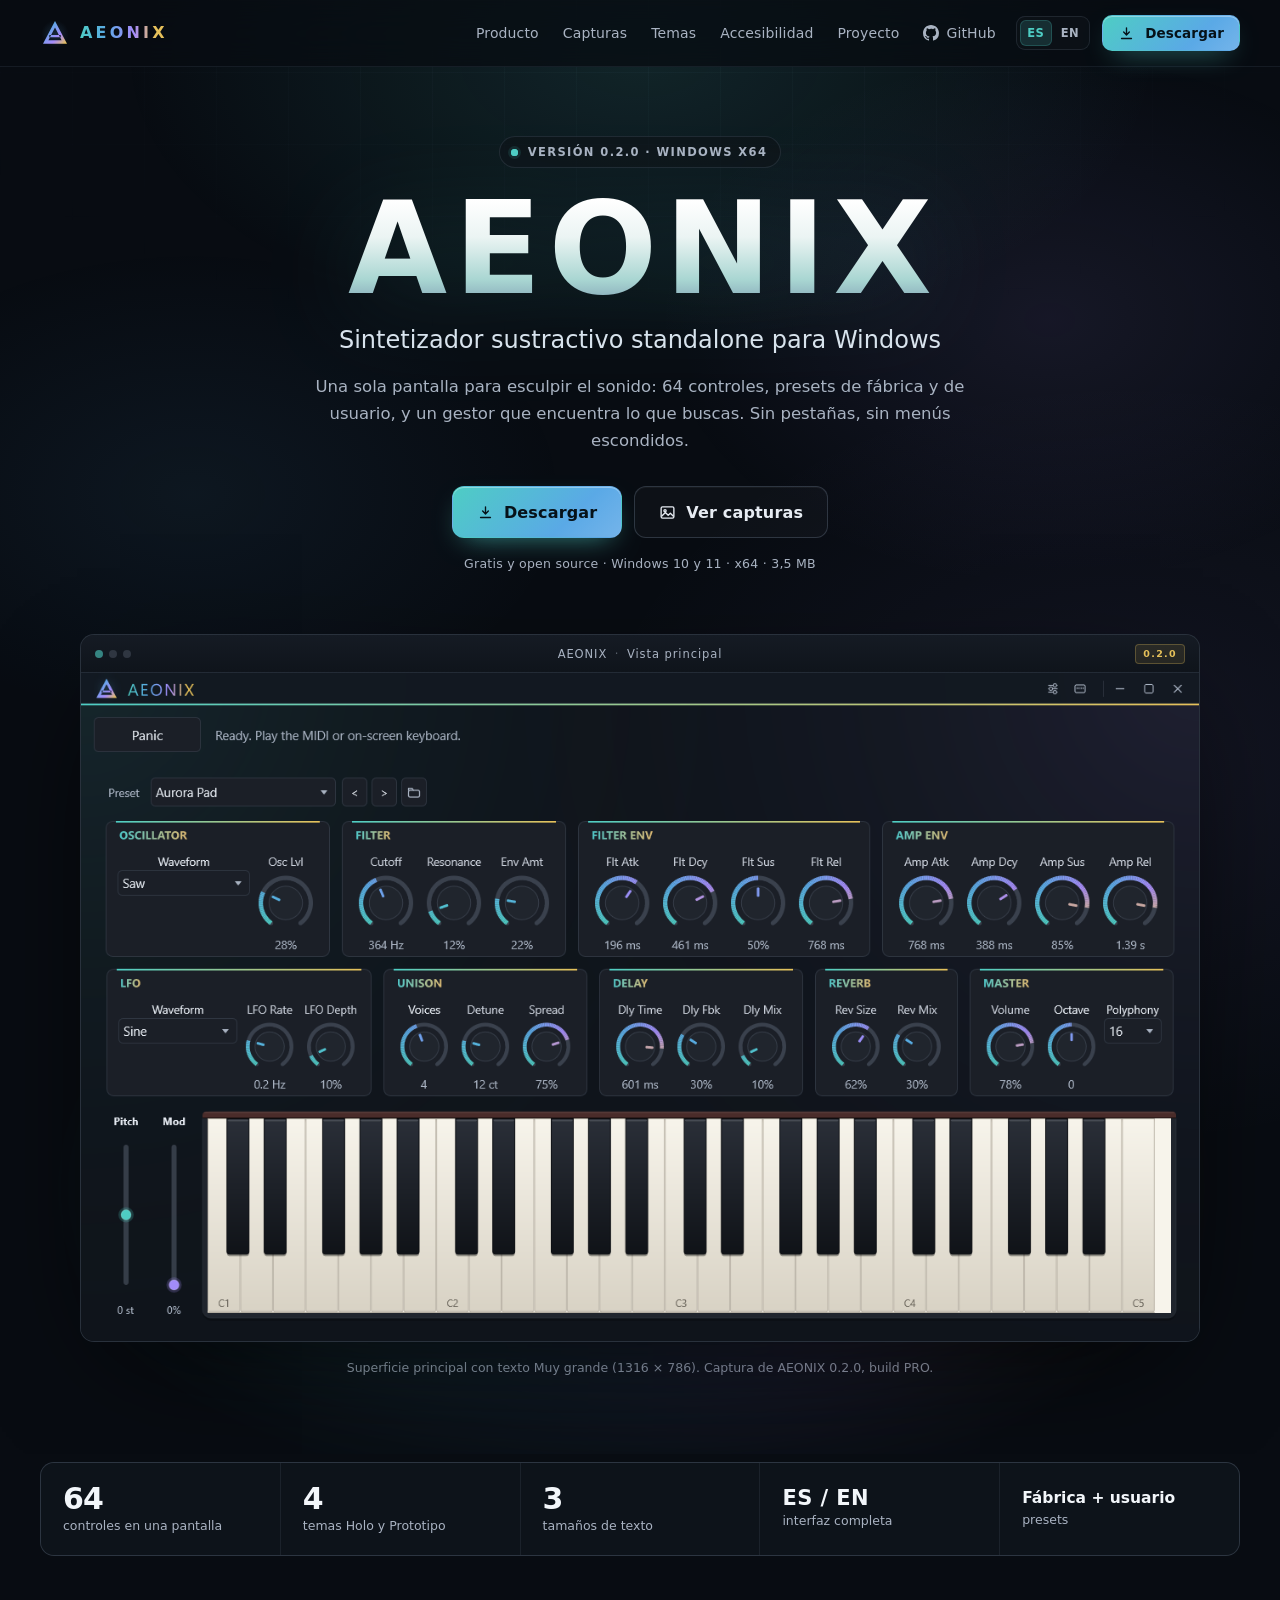
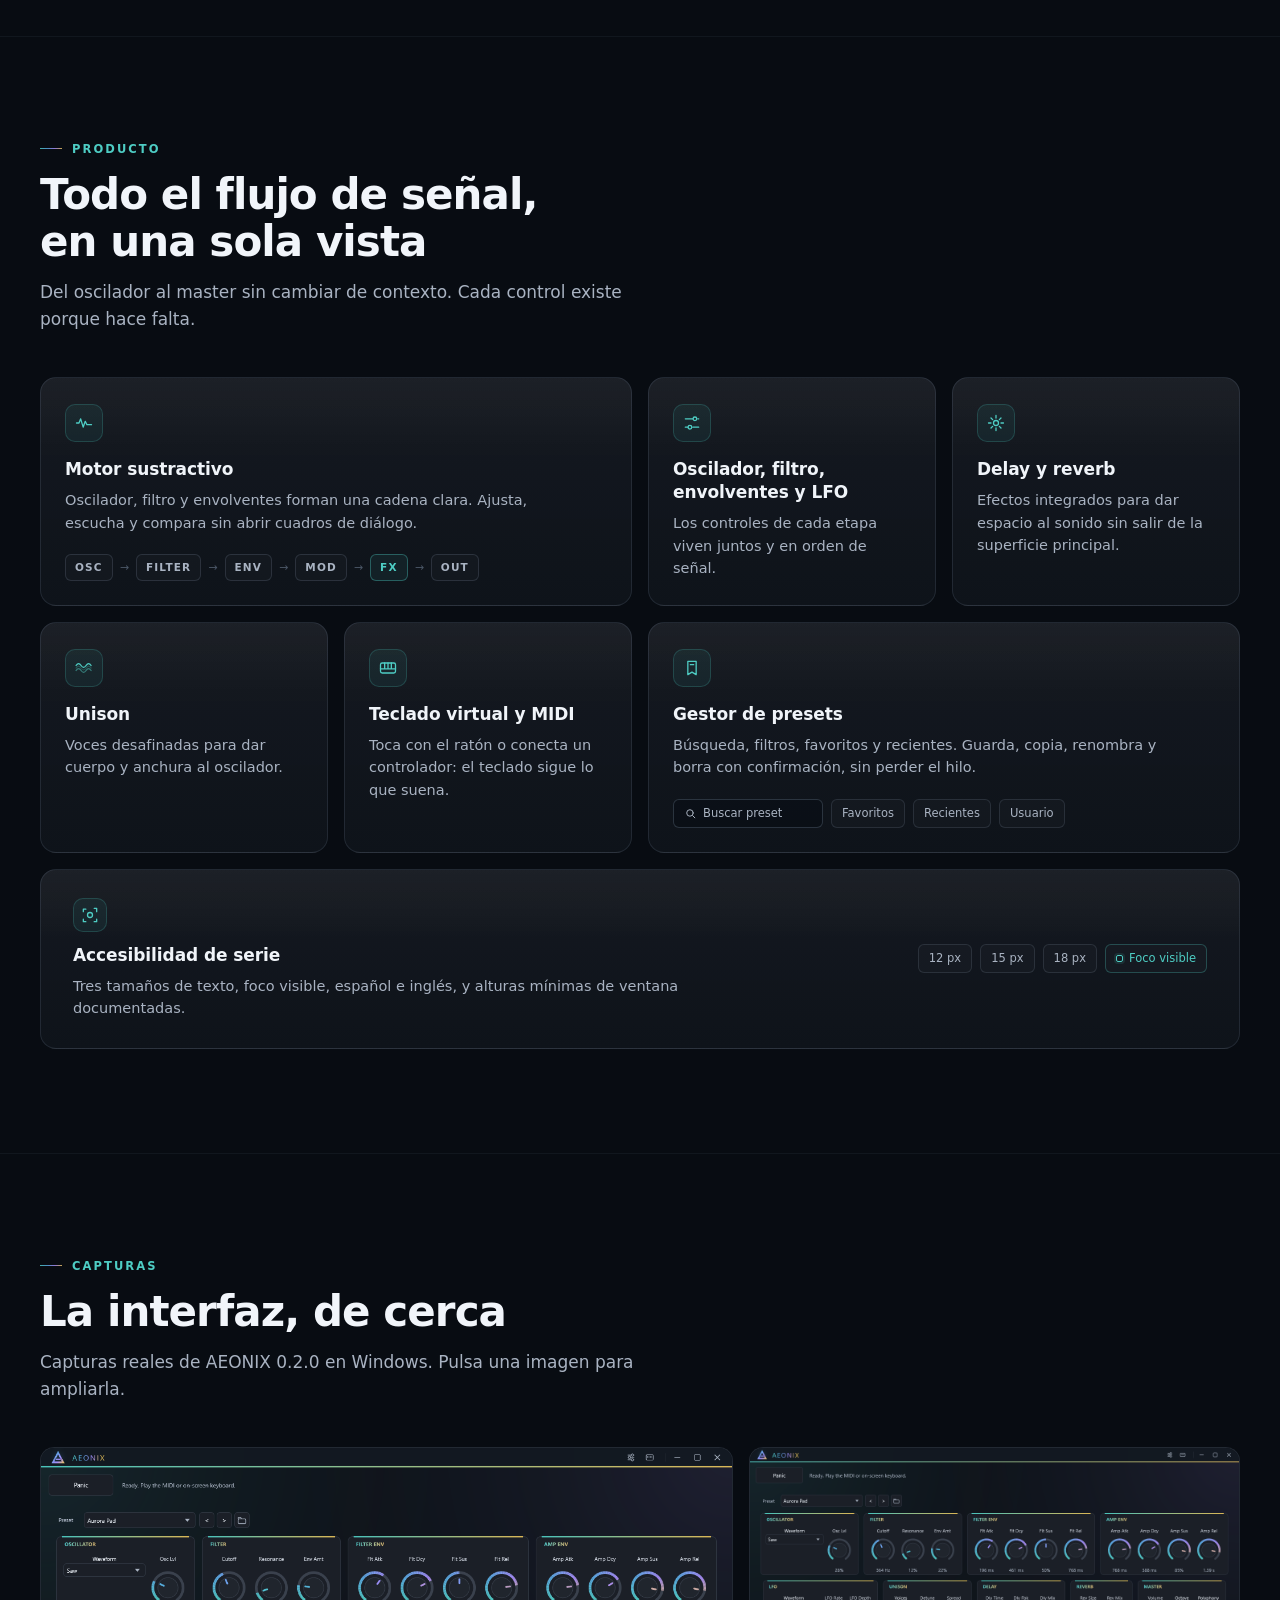
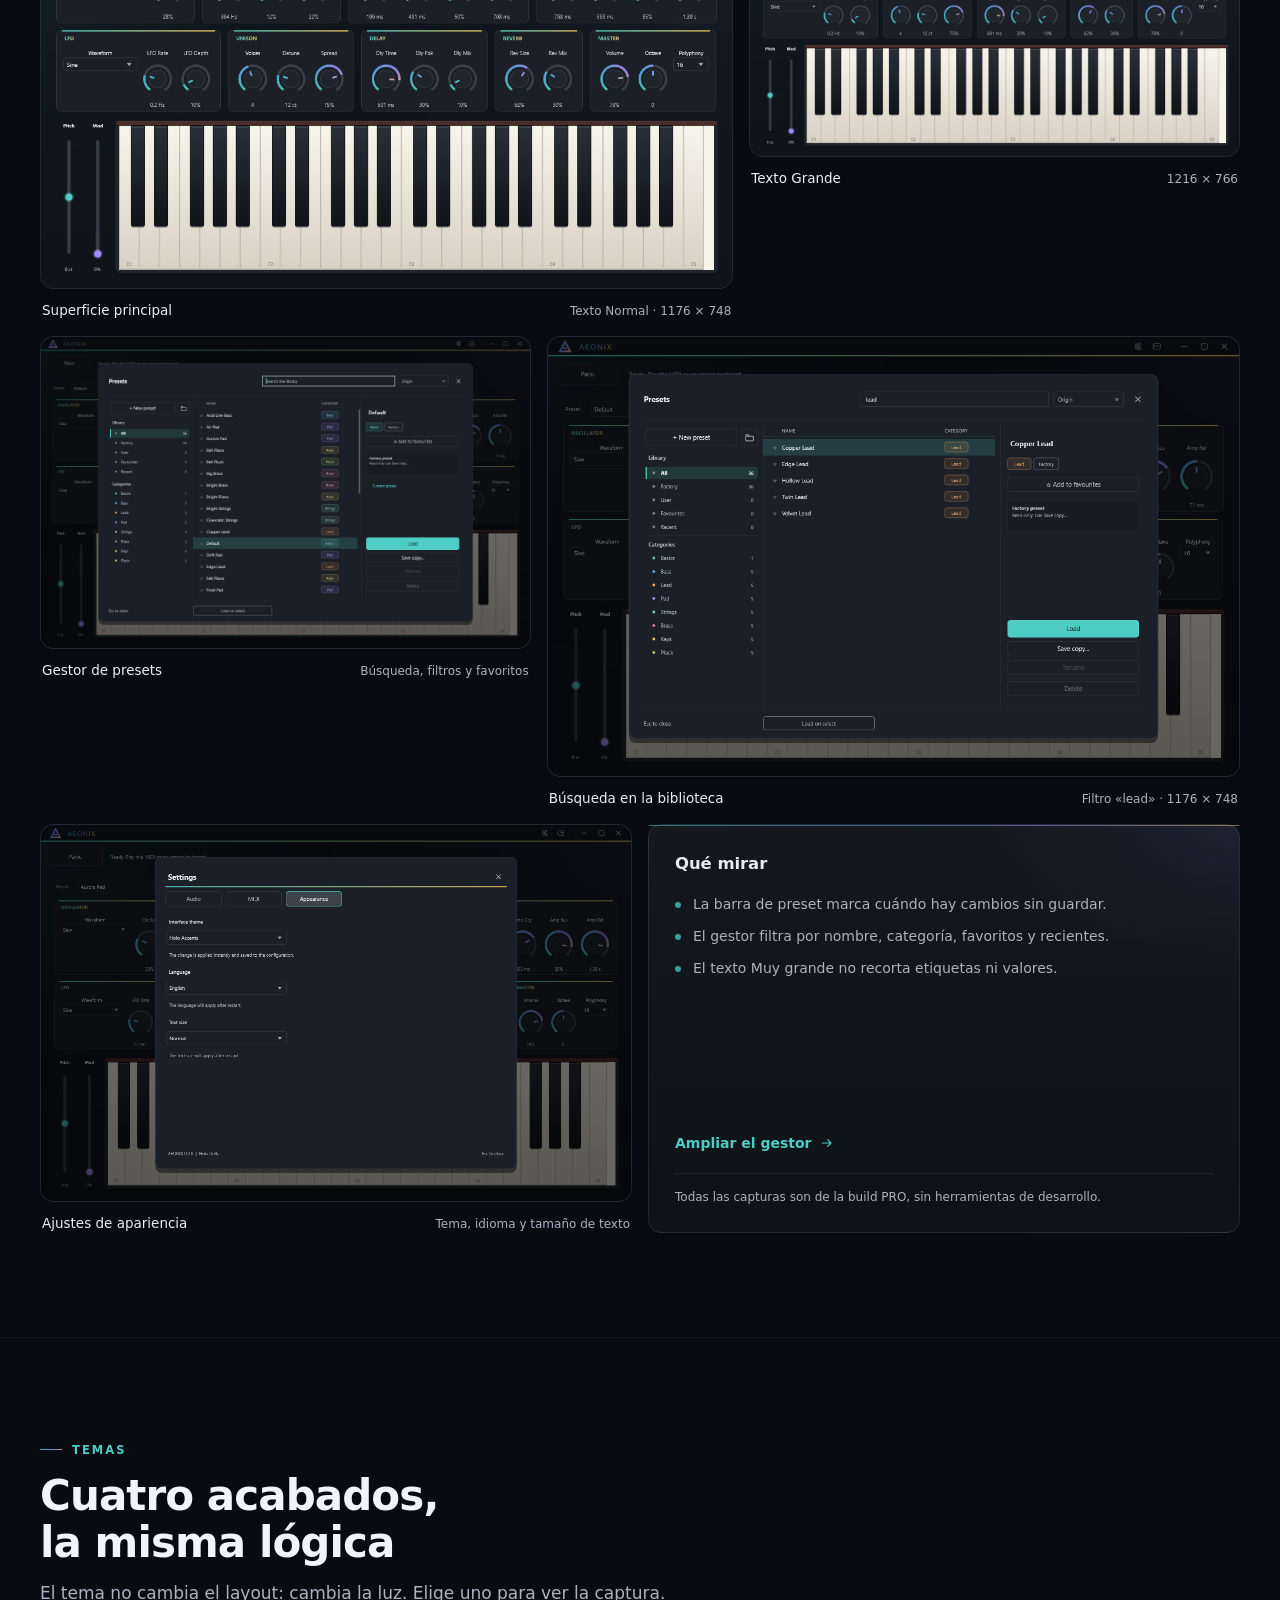
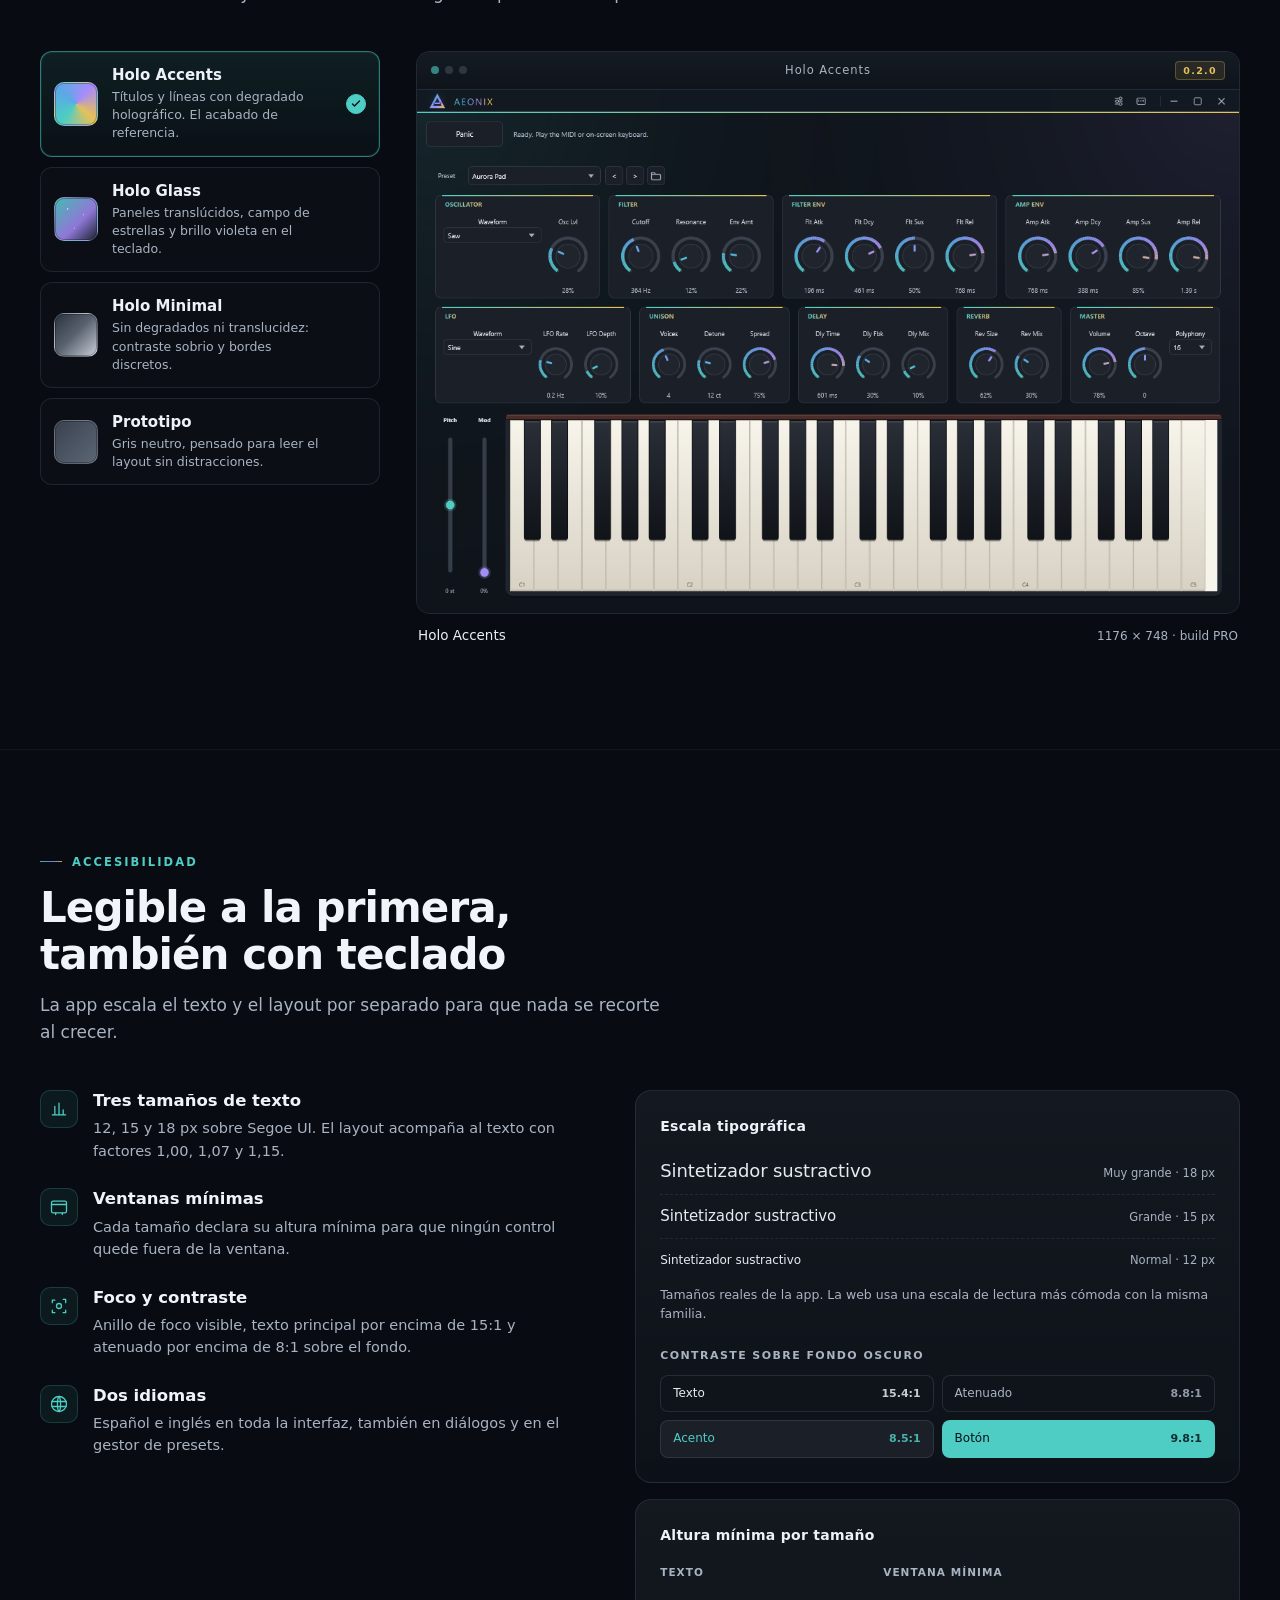
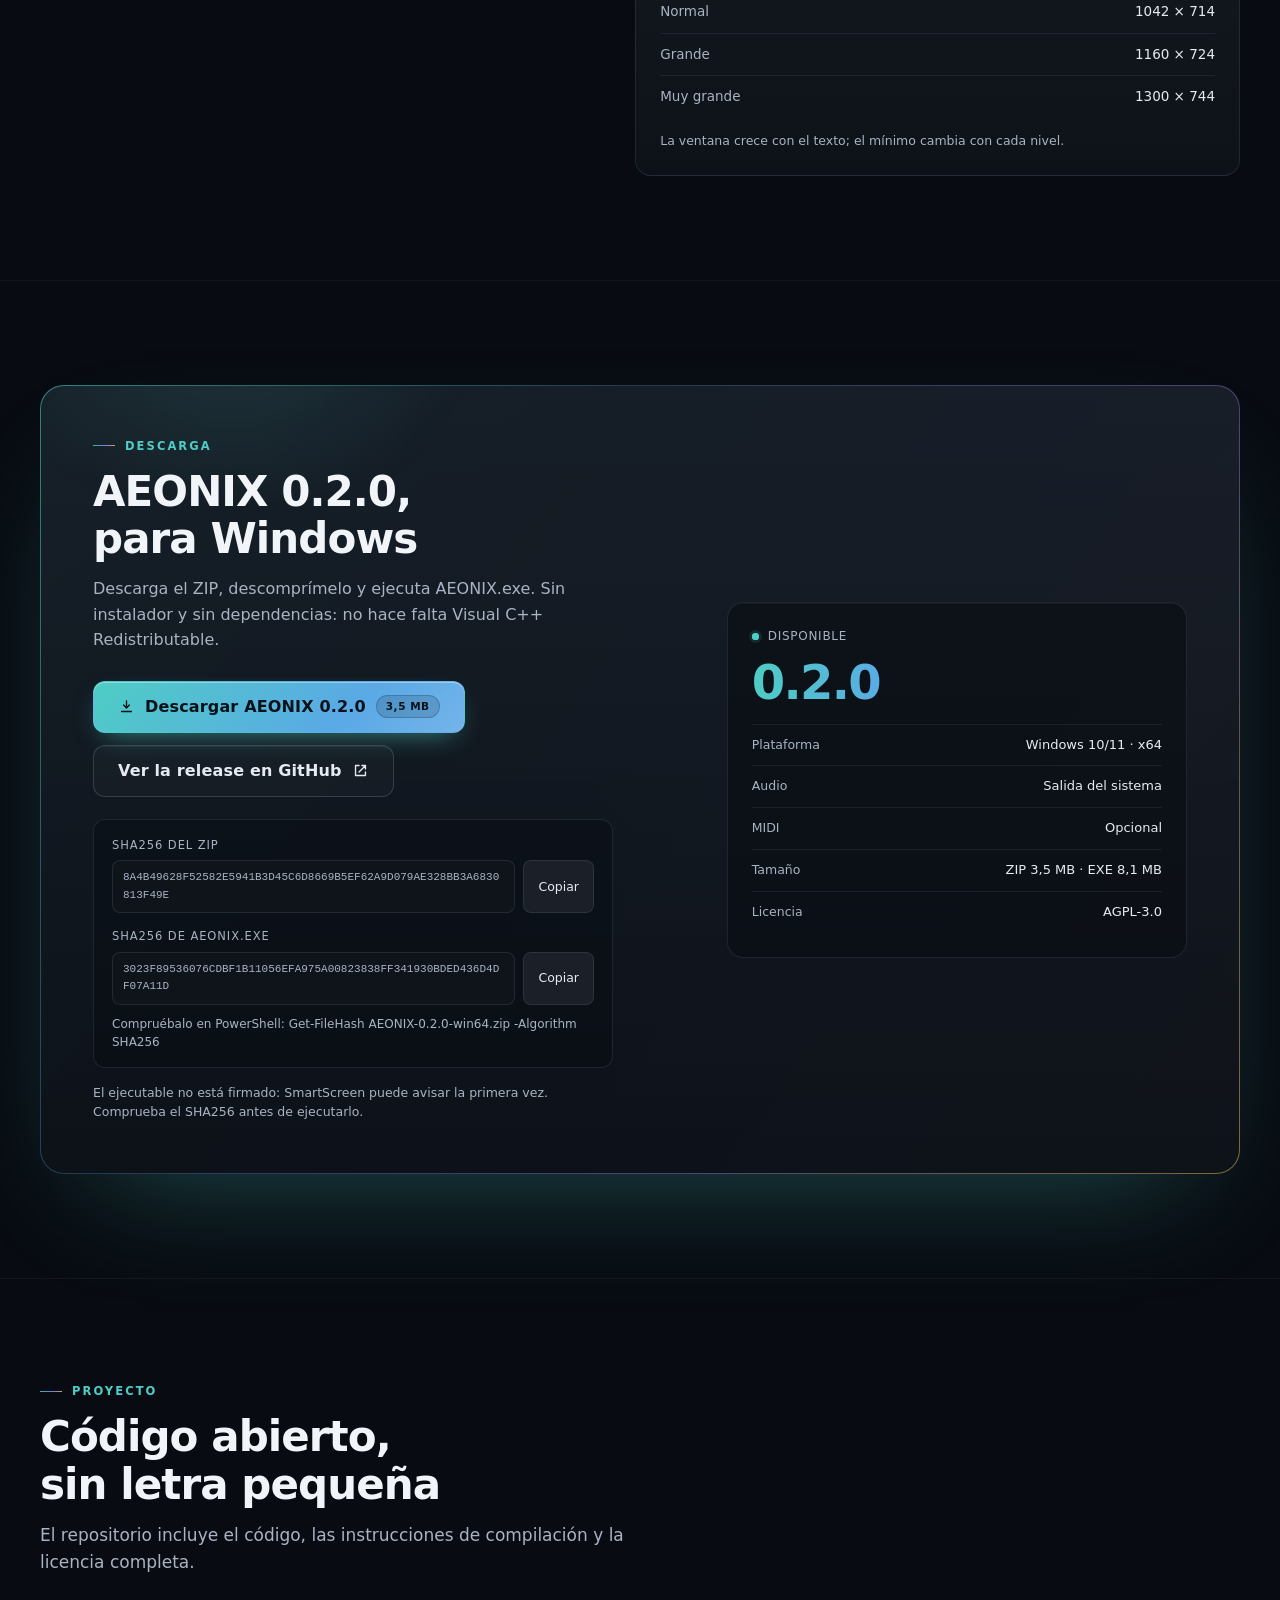
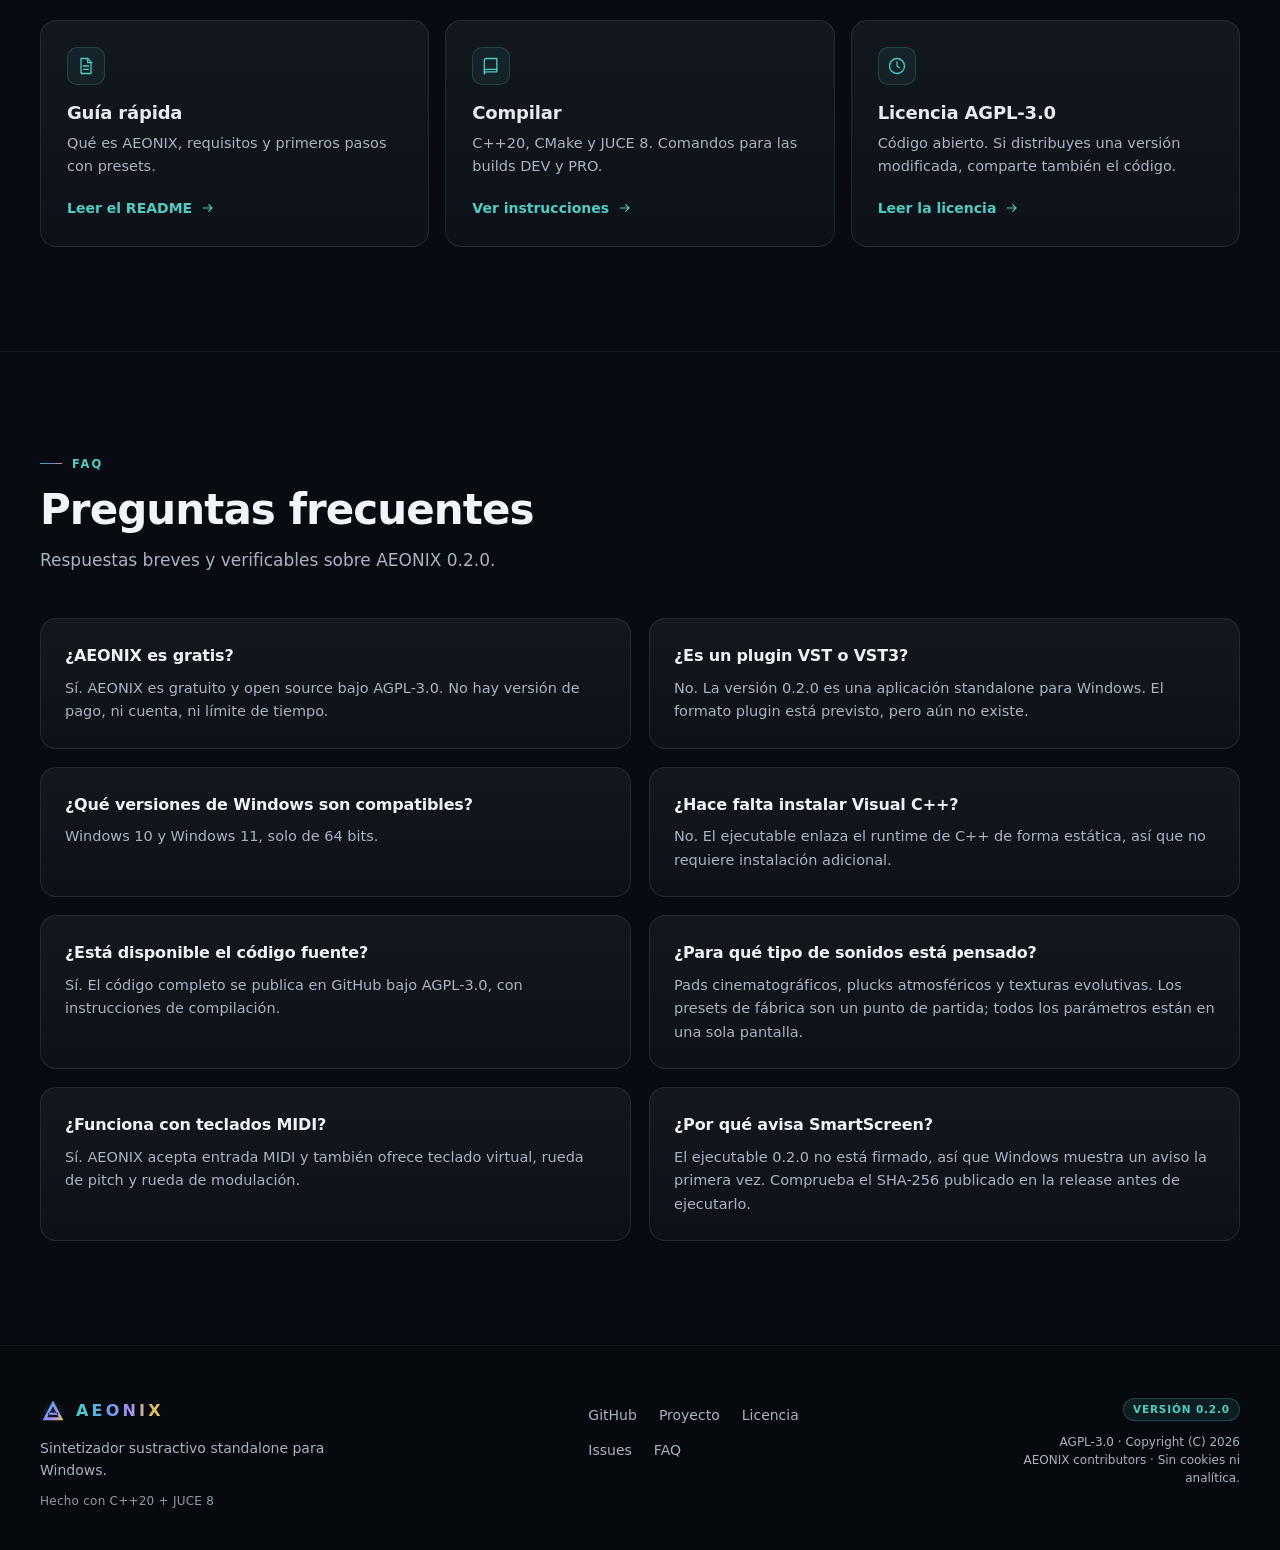
<file: site/es/index.html>
<!doctype html>
<html lang="es" class="no-js" data-root="../">
<head>
<meta charset="utf-8">
<meta name="viewport" content="width=device-width, initial-scale=1">
<title>AEONIX — Sintetizador sustractivo gratuito y open source para Windows</title>
<meta name="description" content="Sintetizador sustractivo gratuito y open source para Windows 10/11. 64 controles, unison, delay, reverb y gestor de presets. Standalone, AGPL-3.0.">
<meta name="color-scheme" content="dark">
<meta name="theme-color" content="#080c12">
<link rel="canonical" href="https://amareca.github.io/aeonix-synth/es/">
<link rel="alternate" hreflang="en" href="https://amareca.github.io/aeonix-synth/">
<link rel="alternate" hreflang="es" href="https://amareca.github.io/aeonix-synth/es/">
<link rel="alternate" hreflang="x-default" href="https://amareca.github.io/aeonix-synth/">
<link rel="icon" href="../assets/favicon.ico" sizes="any">
<link rel="icon" href="../assets/icon-192.png" type="image/png" sizes="192x192">
<link rel="apple-touch-icon" href="../assets/apple-touch-icon.png">
<link rel="manifest" href="../site.webmanifest">
<meta property="og:type" content="website">
<meta property="og:site_name" content="AEONIX">
<meta property="og:title" content="AEONIX — Sintetizador sustractivo gratuito y open source para Windows">
<meta property="og:description" content="Sintetizador sustractivo gratuito y open source para Windows 10/11 con 64 controles, unison, delay, reverb y gestor de presets.">
<meta property="og:url" content="https://amareca.github.io/aeonix-synth/es/">
<meta property="og:image" content="https://amareca.github.io/aeonix-synth/assets/og.png">
<meta property="og:image:width" content="1200">
<meta property="og:image:height" content="630">
<meta property="og:image:alt" content="AEONIX: sintetizador sustractivo gratuito para Windows">
<meta property="og:locale" content="es_ES">
<meta property="og:locale:alternate" content="en_GB">
<meta name="twitter:card" content="summary_large_image">
<meta name="twitter:title" content="AEONIX — Sintetizador sustractivo gratuito y open source para Windows">
<meta name="twitter:description" content="Sintetizador sustractivo gratuito y open source para Windows 10/11 con 64 controles, unison, delay, reverb y gestor de presets.">
<meta name="twitter:image" content="https://amareca.github.io/aeonix-synth/assets/og.png">
<link rel="stylesheet" href="../styles.css">
<script type="application/ld+json">
{
  "@context": "https://schema.org",
  "@type": "SoftwareApplication",
  "name": "AEONIX",
  "alternateName": "AEONIX Synth",
  "description": "Sintetizador sustractivo standalone gratuito y open source para Windows, pensado para pads cinematográficos, plucks atmosféricos y diseño sonoro experimental.",
  "applicationCategory": "MultimediaApplication",
  "applicationSubCategory": "Synthesizer",
  "operatingSystem": "Windows 10, Windows 11",
  "softwareRequirements": "Windows 10 u 11 de 64 bits. No requiere runtime externo.",
  "softwareVersion": "0.2.0",
  "fileSize": "3.5MB",
  "inLanguage": [
    "en",
    "es"
  ],
  "datePublished": "2026-11-11",
  "dateModified": "2026-11-15",
  "url": "https://amareca.github.io/aeonix-synth/es/",
  "downloadUrl": "https://github.com/amareca/aeonix-synth/releases/latest",
  "codeRepository": "https://github.com/amareca/aeonix-synth",
  "license": "https://www.gnu.org/licenses/agpl-3.0.html",
  "screenshot": "https://amareca.github.io/aeonix-synth/assets/captures/hero.png",
  "featureList": [
    "Síntesis sustractiva con oscilador, filtro, envolventes y LFO",
    "Unison, delay estéreo y reverb",
    "64 controles de diseño sonoro en una sola pantalla",
    "Gestor de presets con búsqueda, filtros, favoritos y recientes",
    "Teclado virtual, entrada MIDI y ruedas de pitch y modulación",
    "Cuatro temas y tres tamaños de texto",
    "Interfaz en español e inglés",
    "Código abierto AGPL-3.0"
  ],
  "sameAs": [
    "https://github.com/amareca/aeonix-synth"
  ],
  "author": {
    "@type": "Person",
    "name": "amareca",
    "url": "https://github.com/amareca"
  },
  "offers": {
    "@type": "Offer",
    "price": "0",
    "priceCurrency": "EUR"
  }
}
</script>
<script type="application/ld+json">
{
  "@context": "https://schema.org",
  "@type": "FAQPage",
  "inLanguage": "es",
  "mainEntity": [
    {
      "@type": "Question",
      "name": "¿AEONIX es gratis?",
      "acceptedAnswer": {
        "@type": "Answer",
        "text": "Sí. AEONIX es gratuito y open source bajo AGPL-3.0. No hay versión de pago, ni cuenta, ni límite de tiempo."
      }
    },
    {
      "@type": "Question",
      "name": "¿Es un plugin VST o VST3?",
      "acceptedAnswer": {
        "@type": "Answer",
        "text": "No. La versión 0.2.0 es una aplicación standalone para Windows. El formato plugin está previsto, pero aún no existe."
      }
    },
    {
      "@type": "Question",
      "name": "¿Qué versiones de Windows son compatibles?",
      "acceptedAnswer": {
        "@type": "Answer",
        "text": "Windows 10 y Windows 11, solo de 64 bits."
      }
    },
    {
      "@type": "Question",
      "name": "¿Hace falta instalar Visual C++?",
      "acceptedAnswer": {
        "@type": "Answer",
        "text": "No. El ejecutable enlaza el runtime de C++ de forma estática, así que no requiere instalación adicional."
      }
    },
    {
      "@type": "Question",
      "name": "¿Está disponible el código fuente?",
      "acceptedAnswer": {
        "@type": "Answer",
        "text": "Sí. El código completo se publica en GitHub bajo AGPL-3.0, con instrucciones de compilación."
      }
    },
    {
      "@type": "Question",
      "name": "¿Para qué tipo de sonidos está pensado?",
      "acceptedAnswer": {
        "@type": "Answer",
        "text": "Pads cinematográficos, plucks atmosféricos y texturas evolutivas. Los presets de fábrica son un punto de partida; todos los parámetros están en una sola pantalla."
      }
    },
    {
      "@type": "Question",
      "name": "¿Funciona con teclados MIDI?",
      "acceptedAnswer": {
        "@type": "Answer",
        "text": "Sí. AEONIX acepta entrada MIDI y también ofrece teclado virtual, rueda de pitch y rueda de modulación."
      }
    },
    {
      "@type": "Question",
      "name": "¿Por qué avisa SmartScreen?",
      "acceptedAnswer": {
        "@type": "Answer",
        "text": "El ejecutable 0.2.0 no está firmado, así que Windows muestra un aviso la primera vez. Comprueba el SHA-256 publicado en la release antes de ejecutarlo."
      }
    }
  ]
}
</script>
<script>document.documentElement.classList.replace('no-js', 'js');</script>
</head>
<body>
<a class="skip-link" href="#main">Saltar al contenido</a>
<p class="vh" id="langStatus" role="status" aria-live="polite"></p>

<header class="site-header" id="top">
  <div class="wrap header__inner">
    <a class="brand" href="#top" aria-label="AEONIX, inicio">
      <img src="../logo.svg" alt="" width="30" height="30">
      <span class="brand__name">AEONIX</span>
    </a>

    <nav class="nav" aria-label="Principal">
      <a href="#producto">Producto</a>
      <a href="#capturas">Capturas</a>
      <a href="#temas">Temas</a>
      <a href="#accesibilidad">Accesibilidad</a>
      <a href="#docs">Proyecto</a>
      <a class="nav__github" href="https://github.com/amareca/aeonix-synth" target="_blank" rel="noopener" aria-label="GitHub de AEONIX">
        <svg class="icon" viewBox="0 0 16 16" aria-hidden="true" focusable="false"><path fill="currentColor" d="M8 0C3.58 0 0 3.58 0 8a8 8 0 0 0 5.47 7.59c.4.07.55-.17.55-.38 0-.19-.01-.82-.01-1.49-2.01.37-2.53-.49-2.69-.94-.09-.23-.48-.94-.82-1.13-.28-.15-.68-.52-.01-.53.63-.01 1.08.58 1.23.82.72 1.21 1.87.87 2.33.66.07-.52.28-.87.5-1.07-1.78-.2-3.64-.89-3.64-3.95 0-.87.31-1.59.82-2.15-.08-.2-.36-1.02.08-2.12 0 0 .67-.21 2.2.82a7.4 7.4 0 0 1 2-.27c.68 0 1.36.09 2 .27 1.53-1.04 2.2-.82 2.2-.82.44 1.1.16 1.92.08 2.12.51.56.82 1.27.82 2.15 0 3.07-1.87 3.75-3.65 3.95.29.25.54.73.54 1.48 0 1.07-.01 1.93-.01 2.2 0 .21.15.46.55.38A8.01 8.01 0 0 0 16 8c0-4.42-3.58-8-8-8Z"/></svg>
        <span>GitHub</span>
      </a>
    </nav>

    <div class="header__actions">
            <div class="lang" role="group" aria-label="Idioma">
        <a class="lang__btn" href="./" lang="es" hreflang="es" aria-current="page" aria-label="Español">ES</a>
        <a class="lang__btn" href="../" lang="en" hreflang="en" aria-label="English">EN</a>
      </div>
      <a class="btn btn--sm btn--primary header__cta" href="#descarga">
        <svg class="icon" viewBox="0 0 24 24" aria-hidden="true" focusable="false"><path d="M12 4v10m0 0 4-4m-4 4-4-4M5 19h14"/></svg>
        <span>Descargar</span>
      </a>
      <button class="menu-btn" id="menuBtn" type="button" aria-expanded="false" aria-controls="mobileMenu" aria-label="Abrir menú">
        <span></span><span></span><span></span>
      </button>
    </div>
  </div>

  <div class="mobile-menu" id="mobileMenu" hidden>
    <nav class="mobile-menu__nav" aria-label="Móvil">
      <a href="#producto">Producto</a>
      <a href="#capturas">Capturas</a>
      <a href="#temas">Temas</a>
      <a href="#accesibilidad">Accesibilidad</a>
      <a href="#docs">Proyecto</a>
      <a href="https://github.com/amareca/aeonix-synth" target="_blank" rel="noopener">GitHub</a>
    </nav>
    <a class="btn btn--primary mobile-menu__cta" href="#descarga">
      <svg class="icon" viewBox="0 0 24 24" aria-hidden="true" focusable="false"><path d="M12 4v10m0 0 4-4m-4 4-4-4M5 19h14"/></svg>
      <span>Descargar</span>
    </a>
  </div>
</header>

<main id="main" tabindex="-1">

  <section class="hero" aria-labelledby="hero-title">
    <div class="hero__wash" aria-hidden="true"></div>
    <div class="wrap hero__inner">
      <p class="eyebrow eyebrow--pill">
        <span class="status-dot" aria-hidden="true"></span>
        <span>Versión 0.2.0 · Windows x64</span>
      </p>
      <h1 id="hero-title" class="hero__title">AEONIX<span class="vh"> — sintetizador sustractivo gratuito para Windows</span></h1>
      <p class="hero__tagline">Sintetizador sustractivo standalone para Windows</p>
      <p class="hero__lead">Una sola pantalla para esculpir el sonido: 64 controles, presets de fábrica y de usuario, y un gestor que encuentra lo que buscas. Sin pestañas, sin menús escondidos.</p>
      <div class="hero__actions">
        <a class="btn btn--primary btn--lg" href="#descarga">
          <svg class="icon" viewBox="0 0 24 24" aria-hidden="true" focusable="false"><path d="M12 4v10m0 0 4-4m-4 4-4-4M5 19h14"/></svg>
          <span>Descargar</span>
        </a>
        <a class="btn btn--ghost btn--lg" href="#capturas">
          <svg class="icon" viewBox="0 0 24 24" aria-hidden="true" focusable="false"><rect x="3" y="4" width="18" height="16" rx="2"/><circle cx="8.5" cy="9.5" r="1.6"/><path d="m4 17 5-5 4 4 3-3 4 4"/></svg>
          <span>Ver capturas</span>
        </a>
      </div>
      <p class="hero__note">Gratis y open source · Windows 10 y 11 · x64 · 3,5 MB</p>

      <figure class="stage reveal">
        <div class="app-frame app-frame--hero">
          <div class="app-frame__bar">
            <span class="app-frame__dots" aria-hidden="true"><i></i><i></i><i></i></span>
            <span class="app-frame__title">AEONIX <span class="app-frame__sep">·</span> <span>Vista principal</span></span>
            <span class="app-frame__tag">0.2.0</span>
          </div>
          <img src="../assets/captures/hero.png"
               width="1316" height="786" fetchpriority="high" decoding="async"
               alt="Interfaz de AEONIX: barra de preset, secciones de síntesis, teclado virtual y controles de efectos."
              >
        </div>
        <figcaption>Superficie principal con texto Muy grande (1316 × 786). Captura de AEONIX 0.2.0, build PRO.</figcaption>
      </figure>
    </div>
  </section>

  <div class="wrap">
    <div class="stats reveal" role="group" aria-label="Datos del producto">
      <div class="stat">
        <span class="stat__value">64</span>
        <span class="stat__label">controles en una pantalla</span>
      </div>
      <div class="stat">
        <span class="stat__value">4</span>
        <span class="stat__label">temas Holo y Prototipo</span>
      </div>
      <div class="stat">
        <span class="stat__value">3</span>
        <span class="stat__label">tamaños de texto</span>
      </div>
      <div class="stat">
        <span class="stat__value stat__value--word">ES / EN</span>
        <span class="stat__label">interfaz completa</span>
      </div>
      <div class="stat">
        <span class="stat__value stat__value--sm">Fábrica + usuario</span>
        <span class="stat__label">presets</span>
      </div>
    </div>
  </div>

  <section class="section" id="producto" aria-labelledby="producto-title">
    <div class="wrap">
      <header class="section-head reveal">
        <p class="eyebrow">Producto</p>
        <h2 id="producto-title">Todo el flujo de señal, en una sola vista</h2>
        <p class="section-lead">Del oscilador al master sin cambiar de contexto. Cada control existe porque hace falta.</p>
      </header>

      <div class="features">
        <article class="feature feature--wide reveal">
          <span class="feature__icon" aria-hidden="true">
            <svg class="icon" viewBox="0 0 24 24"><path d="M3 12h3l2-5 3 10 2.5-7 2 4H21"/></svg>
          </span>
          <h3>Motor sustractivo</h3>
          <p>Oscilador, filtro y envolventes forman una cadena clara. Ajusta, escucha y compara sin abrir cuadros de diálogo.</p>
          <div class="chain" aria-hidden="true">
            <span>OSC</span><i>→</i><span>FILTER</span><i>→</i><span>ENV</span><i>→</i><span>MOD</span><i>→</i><span class="chain__hot">FX</span><i>→</i><span>OUT</span>
          </div>
        </article>

        <article class="feature reveal">
          <span class="feature__icon" aria-hidden="true">
            <svg class="icon" viewBox="0 0 24 24"><path d="M4 7h9M19 7h1M4 17h3M13 17h7"/><circle cx="15.5" cy="7" r="2.2"/><circle cx="9.5" cy="17" r="2.2"/></svg>
          </span>
          <h3>Oscilador, filtro, envolventes y LFO</h3>
          <p>Los controles de cada etapa viven juntos y en orden de señal.</p>
        </article>

        <article class="feature reveal">
          <span class="feature__icon" aria-hidden="true">
            <svg class="icon" viewBox="0 0 24 24"><circle cx="12" cy="12" r="3"/><path d="M12 3v3M12 18v3M3 12h3M18 12h3M6 6l2 2M16 16l2 2M18 6l-2 2M8 16l-2 2"/></svg>
          </span>
          <h3>Delay y reverb</h3>
          <p>Efectos integrados para dar espacio al sonido sin salir de la superficie principal.</p>
        </article>

        <article class="feature reveal">
          <span class="feature__icon" aria-hidden="true">
            <svg class="icon" viewBox="0 0 24 24"><path d="M2.5 9c2-3 4-3 6 0s4 3 6 0 4-3 6 0"/><path d="M2.5 15c2-3 4-3 6 0s4 3 6 0 4-3 6 0" opacity=".5"/><path d="M2.5 12c2-3 4-3 6 0s4 3 6 0 4-3 6 0" opacity=".25"/></svg>
          </span>
          <h3>Unison</h3>
          <p>Voces desafinadas para dar cuerpo y anchura al oscilador.</p>
        </article>

        <article class="feature reveal">
          <span class="feature__icon" aria-hidden="true">
            <svg class="icon" viewBox="0 0 24 24"><rect x="3" y="6" width="18" height="12" rx="2"/><path d="M8 6v7M12 6v7M16 6v7M3 13h18"/></svg>
          </span>
          <h3>Teclado virtual y MIDI</h3>
          <p>Toca con el ratón o conecta un controlador: el teclado sigue lo que suena.</p>
        </article>

        <article class="feature feature--wide reveal">
          <span class="feature__icon" aria-hidden="true">
            <svg class="icon" viewBox="0 0 24 24"><path d="M7 4h10v16l-5-3-5 3z"/><path d="M10 8h4"/></svg>
          </span>
          <h3>Gestor de presets</h3>
          <p>Búsqueda, filtros, favoritos y recientes. Guarda, copia, renombra y borra con confirmación, sin perder el hilo.</p>
          <div class="preset-chips" aria-hidden="true">
            <span class="chip chip--input">
              <svg class="icon" viewBox="0 0 24 24"><circle cx="11" cy="11" r="6"/><path d="m16 16 4 4"/></svg>
              <span>Buscar preset</span>
            </span>
            <span class="chip">Favoritos</span>
            <span class="chip">Recientes</span>
            <span class="chip">Usuario</span>
          </div>
        </article>

        <article class="feature feature--full reveal">
          <div class="feature__body">
            <span class="feature__icon" aria-hidden="true">
              <svg class="icon" viewBox="0 0 24 24"><path d="M4 8V5h3M17 4h3v4M20 17v3h-3M7 20H4v-3"/><circle cx="12" cy="12" r="3"/></svg>
            </span>
            <h3>Accesibilidad de serie</h3>
            <p>Tres tamaños de texto, foco visible, español e inglés, y alturas mínimas de ventana documentadas.</p>
          </div>
          <div class="a11y-chips" aria-hidden="true">
            <span class="chip">12 px</span>
            <span class="chip">15 px</span>
            <span class="chip">18 px</span>
            <span class="chip chip--accent"><span class="focus-dot"></span><span>Foco visible</span></span>
          </div>
        </article>
      </div>
    </div>
  </section>

  <section class="section" id="capturas" aria-labelledby="capturas-title">
    <div class="wrap">
      <header class="section-head reveal">
        <p class="eyebrow">Capturas</p>
        <h2 id="capturas-title">La interfaz, de cerca</h2>
        <p class="section-lead">Capturas reales de AEONIX 0.2.0 en Windows. Pulsa una imagen para ampliarla.</p>
      </header>

      <div class="gallery">
        <figure class="shot shot--a reveal">
          <button class="shot__btn" type="button"
                  data-title-key="shot.1.title" data-meta-key="shot.1.meta" data-alt-key="shot.1.alt"
                  aria-label="Ampliar captura: superficie principal">
            <img src="../assets/captures/main-normal.png"
                 width="1176" height="748" loading="lazy" decoding="async"
                 alt="Superficie principal de AEONIX con texto Normal.">
            <span class="shot__zoom" aria-hidden="true">
              <svg class="icon" viewBox="0 0 24 24"><path d="M9 4H4v5M15 4h5v5M20 15v5h-5M4 15v5h5"/></svg>
            </span>
          </button>
          <figcaption>
            <span class="shot__title">Superficie principal</span>
            <span class="shot__meta">Texto Normal · 1176 × 748</span>
          </figcaption>
        </figure>

        <figure class="shot shot--b reveal">
          <button class="shot__btn" type="button"
                  data-title-key="shot.2.title" data-meta-key="shot.2.meta" data-alt-key="shot.2.alt"
                  aria-label="Ampliar captura: texto Grande">
            <img src="../assets/captures/main-large.png"
                 width="1216" height="766" loading="lazy" decoding="async"
                 alt="Superficie de AEONIX con texto Grande.">
            <span class="shot__zoom" aria-hidden="true">
              <svg class="icon" viewBox="0 0 24 24"><path d="M9 4H4v5M15 4h5v5M20 15v5h-5M4 15v5h5"/></svg>
            </span>
          </button>
          <figcaption>
            <span class="shot__title">Texto Grande</span>
            <span class="shot__meta">1216 × 766</span>
          </figcaption>
        </figure>

        <figure class="shot shot--c reveal">
          <button class="shot__btn" type="button"
                  data-title-key="shot.3.title" data-meta-key="shot.3.meta" data-alt-key="shot.3.alt"
                  aria-label="Ampliar captura: gestor de presets">
            <img src="../assets/captures/preset-manager.png"
                 width="1176" height="748" loading="lazy" decoding="async"
                 alt="Gestor de presets de AEONIX con búsqueda, filtros y favoritos.">
            <span class="shot__zoom" aria-hidden="true">
              <svg class="icon" viewBox="0 0 24 24"><path d="M9 4H4v5M15 4h5v5M20 15v5h-5M4 15v5h5"/></svg>
            </span>
          </button>
          <figcaption>
            <span class="shot__title">Gestor de presets</span>
            <span class="shot__meta">Búsqueda, filtros y favoritos</span>
          </figcaption>
        </figure>

        <figure class="shot shot--d reveal">
          <button class="shot__btn" type="button"
                  data-title-key="shot.4.title" data-meta-key="shot.4.meta" data-alt-key="shot.4.alt"
                  aria-label="Ampliar captura: búsqueda en la biblioteca">
            <img src="../assets/captures/preset-manager-search.png"
                 width="1176" height="748" loading="lazy" decoding="async"
                 alt="Gestor de presets de AEONIX filtrado por la búsqueda lead.">
            <span class="shot__zoom" aria-hidden="true">
              <svg class="icon" viewBox="0 0 24 24"><path d="M9 4H4v5M15 4h5v5M20 15v5h-5M4 15v5h5"/></svg>
            </span>
          </button>
          <figcaption>
            <span class="shot__title">Búsqueda en la biblioteca</span>
            <span class="shot__meta">Filtro «lead» · 1176 × 748</span>
          </figcaption>
        </figure>

        <figure class="shot shot--e reveal">
          <button class="shot__btn" type="button"
                  data-title-key="shot.5.title" data-meta-key="shot.5.meta" data-alt-key="shot.5.alt"
                  aria-label="Ampliar captura: ajustes de apariencia">
            <img src="../assets/captures/settings-appearance.png"
                 width="1176" height="748" loading="lazy" decoding="async"
                 alt="Ajustes de AEONIX en la pestaña Apariencia, con tema, idioma y tamaño de texto.">
            <span class="shot__zoom" aria-hidden="true">
              <svg class="icon" viewBox="0 0 24 24"><path d="M9 4H4v5M15 4h5v5M20 15v5h-5M4 15v5h5"/></svg>
            </span>
          </button>
          <figcaption>
            <span class="shot__title">Ajustes de apariencia</span>
            <span class="shot__meta">Tema, idioma y tamaño de texto</span>
          </figcaption>
        </figure>

        <aside class="gallery-note reveal">
          <h3>Qué mirar</h3>
          <ul>
            <li>La barra de preset marca cuándo hay cambios sin guardar.</li>
            <li>El gestor filtra por nombre, categoría, favoritos y recientes.</li>
            <li>El texto Muy grande no recorta etiquetas ni valores.</li>
          </ul>
          <button class="link-btn" type="button" data-open-shot="2">
            <span>Ampliar el gestor</span>
            <svg class="icon" viewBox="0 0 24 24" aria-hidden="true" focusable="false"><path d="M5 12h13m0 0-5-5m5 5-5 5"/></svg>
          </button>
          <p class="gallery-note__fine">Todas las capturas son de la build PRO, sin herramientas de desarrollo.</p>
        </aside>
      </div>
    </div>
  </section>

  <section class="section" id="temas" aria-labelledby="temas-title">
    <div class="wrap">
      <header class="section-head reveal">
        <p class="eyebrow">Temas</p>
        <h2 id="temas-title">Cuatro acabados, la misma lógica</h2>
        <p class="section-lead">El tema no cambia el layout: cambia la luz. Elige uno para ver la captura.</p>
      </header>

      <div class="theme-layout">
        <div class="theme-list reveal" role="group" aria-labelledby="theme-list-label">
          <span class="vh" id="theme-list-label">Elige un tema</span>

          <button class="theme-opt" type="button" data-theme="accents" aria-pressed="true">
            <span class="theme-opt__swatch swatch--accents" aria-hidden="true"></span>
            <span class="theme-opt__text">
              <span class="theme-opt__name">Holo Accents</span>
              <span class="theme-opt__desc">Títulos y líneas con degradado holográfico. El acabado de referencia.</span>
            </span>
            <span class="theme-opt__check" aria-hidden="true">
              <svg class="icon" viewBox="0 0 24 24"><path d="m5 12 4 4 10-10"/></svg>
            </span>
          </button>

          <button class="theme-opt" type="button" data-theme="glass" aria-pressed="false">
            <span class="theme-opt__swatch swatch--glass" aria-hidden="true"></span>
            <span class="theme-opt__text">
              <span class="theme-opt__name">Holo Glass</span>
              <span class="theme-opt__desc">Paneles translúcidos, campo de estrellas y brillo violeta en el teclado.</span>
            </span>
            <span class="theme-opt__check" aria-hidden="true">
              <svg class="icon" viewBox="0 0 24 24"><path d="m5 12 4 4 10-10"/></svg>
            </span>
          </button>

          <button class="theme-opt" type="button" data-theme="minimal" aria-pressed="false">
            <span class="theme-opt__swatch swatch--minimal" aria-hidden="true"></span>
            <span class="theme-opt__text">
              <span class="theme-opt__name">Holo Minimal</span>
              <span class="theme-opt__desc">Sin degradados ni translucidez: contraste sobrio y bordes discretos.</span>
            </span>
            <span class="theme-opt__check" aria-hidden="true">
              <svg class="icon" viewBox="0 0 24 24"><path d="m5 12 4 4 10-10"/></svg>
            </span>
          </button>

          <button class="theme-opt" type="button" data-theme="prototype" aria-pressed="false">
            <span class="theme-opt__swatch swatch--prototype" aria-hidden="true"></span>
            <span class="theme-opt__text">
              <span class="theme-opt__name">Prototipo</span>
              <span class="theme-opt__desc">Gris neutro, pensado para leer el layout sin distracciones.</span>
            </span>
            <span class="theme-opt__check" aria-hidden="true">
              <svg class="icon" viewBox="0 0 24 24"><path d="m5 12 4 4 10-10"/></svg>
            </span>
          </button>
        </div>

        <figure class="theme-preview reveal">
          <div class="theme-preview__wrap">
            <div class="app-frame">
              <div class="app-frame__bar">
                <span class="app-frame__dots" aria-hidden="true"><i></i><i></i><i></i></span>
                <span class="app-frame__title"><span id="themeCaption">Holo Accents</span></span>
                <span class="app-frame__tag">0.2.0</span>
              </div>
              <img id="themeImg"
                   src="../assets/captures/theme-accents.png"
                   width="1176" height="748" loading="lazy" decoding="async"
                   alt="Captura de AEONIX con el tema Holo Accents.">
            </div>
            <button class="theme-preview__btn" type="button" id="themeOpen" aria-label="Ampliar captura del tema">
              <span class="shot__zoom" aria-hidden="true">
                <svg class="icon" viewBox="0 0 24 24"><path d="M9 4H4v5M15 4h5v5M20 15v5h-5M4 15v5h5"/></svg>
              </span>
            </button>
          </div>
          <figcaption>
            <span id="themeCaptionFoot">Holo Accents</span>
            <span>1176 × 748 · build PRO</span>
          </figcaption>
        </figure>
      </div>
    </div>
  </section>

  <section class="section" id="accesibilidad" aria-labelledby="accesibilidad-title">
    <div class="wrap">
      <header class="section-head reveal">
        <p class="eyebrow">Accesibilidad</p>
        <h2 id="accesibilidad-title">Legible a la primera, también con teclado</h2>
        <p class="section-lead">La app escala el texto y el layout por separado para que nada se recorte al crecer.</p>
      </header>

      <div class="a11y-layout">
        <div class="a11y-list reveal">
          <article class="a11y-item">
            <span class="feature__icon" aria-hidden="true">
              <svg class="icon" viewBox="0 0 24 24"><path d="M4 19h16M7 19V9m5 10V5m5 14v-6"/></svg>
            </span>
            <div>
              <h3>Tres tamaños de texto</h3>
              <p>12, 15 y 18 px sobre Segoe UI. El layout acompaña al texto con factores 1,00, 1,07 y 1,15.</p>
            </div>
          </article>

          <article class="a11y-item">
            <span class="feature__icon" aria-hidden="true">
              <svg class="icon" viewBox="0 0 24 24"><rect x="3" y="5" width="18" height="14" rx="2"/><path d="M3 9h18M8 19v2M16 19v2"/></svg>
            </span>
            <div>
              <h3>Ventanas mínimas</h3>
              <p>Cada tamaño declara su altura mínima para que ningún control quede fuera de la ventana.</p>
            </div>
          </article>

          <article class="a11y-item">
            <span class="feature__icon" aria-hidden="true">
              <svg class="icon" viewBox="0 0 24 24"><path d="M4 8V5h3M17 4h3v4M20 17v3h-3M7 20H4v-3"/><circle cx="12" cy="12" r="3"/></svg>
            </span>
            <div>
              <h3>Foco y contraste</h3>
              <p>Anillo de foco visible, texto principal por encima de 15:1 y atenuado por encima de 8:1 sobre el fondo.</p>
            </div>
          </article>

          <article class="a11y-item">
            <span class="feature__icon" aria-hidden="true">
              <svg class="icon" viewBox="0 0 24 24"><circle cx="12" cy="12" r="9"/><path d="M3.5 9h17M3.5 15h17M12 3c2.5 2.6 2.5 15.4 0 18M12 3c-2.5 2.6-2.5 15.4 0 18"/></svg>
            </span>
            <div>
              <h3>Dos idiomas</h3>
              <p>Español e inglés en toda la interfaz, también en diálogos y en el gestor de presets.</p>
            </div>
          </article>
        </div>

        <div class="a11y-panel reveal">
          <div class="panel">
            <h3 class="panel__title">Escala tipográfica</h3>
            <div class="specimen">
              <div class="specimen__row">
                <span class="specimen__sample" style="font-size:18px">Sintetizador sustractivo</span>
                <span class="specimen__label">Muy grande · 18 px</span>
              </div>
              <div class="specimen__row">
                <span class="specimen__sample" style="font-size:15px">Sintetizador sustractivo</span>
                <span class="specimen__label">Grande · 15 px</span>
              </div>
              <div class="specimen__row">
                <span class="specimen__sample" style="font-size:12px">Sintetizador sustractivo</span>
                <span class="specimen__label">Normal · 12 px</span>
              </div>
            </div>
            <p class="panel__note">Tamaños reales de la app. La web usa una escala de lectura más cómoda con la misma familia.</p>

            <h4 class="panel__subtitle">Contraste sobre fondo oscuro</h4>
            <div class="contrast">
              <div class="swatch swatch--text">
                <span>Texto</span>
                <b>15.4:1</b>
              </div>
              <div class="swatch swatch--muted">
                <span>Atenuado</span>
                <b>8.8:1</b>
              </div>
              <div class="swatch swatch--accent">
                <span>Acento</span>
                <b>8.5:1</b>
              </div>
              <div class="swatch swatch--button">
                <span>Botón</span>
                <b>9.8:1</b>
              </div>
            </div>
          </div>

          <div class="panel panel--table">
            <h3 class="panel__title">Altura mínima por tamaño</h3>
            <table class="winsize">
              <thead>
                <tr>
                  <th scope="col">Texto</th>
                  <th scope="col">Ventana mínima</th>
                </tr>
              </thead>
              <tbody>
                <tr>
                  <th scope="row">Normal</th>
                  <td>1042 × 714</td>
                </tr>
                <tr>
                  <th scope="row">Grande</th>
                  <td>1160 × 724</td>
                </tr>
                <tr>
                  <th scope="row">Muy grande</th>
                  <td>1300 × 744</td>
                </tr>
              </tbody>
            </table>
            <p class="panel__note">La ventana crece con el texto; el mínimo cambia con cada nivel.</p>
          </div>
        </div>
      </div>
    </div>
  </section>

  <section class="section" id="descarga" aria-labelledby="descarga-title">
    <div class="wrap">
      <div class="download-panel reveal">
        <div class="download-panel__glow" aria-hidden="true"></div>
        <div class="download-panel__main">
          <p class="eyebrow">Descarga</p>
          <h2 id="descarga-title">AEONIX 0.2.0, para Windows</h2>
          <p class="download-panel__lead">Descarga el ZIP, descomprímelo y ejecuta AEONIX.exe. Sin instalador y sin dependencias: no hace falta Visual C++ Redistributable.</p>
          <div class="download-actions">
            <a class="btn btn--primary btn--lg" href="https://github.com/amareca/aeonix-synth/releases/latest" target="_blank" rel="noopener">
              <svg class="icon" viewBox="0 0 24 24" aria-hidden="true" focusable="false"><path d="M12 4v10m0 0 4-4m-4 4-4-4M5 19h14"/></svg>
              <span>Descargar AEONIX 0.2.0</span>
              <span class="pill pill--dark">3,5 MB</span>
            </a>
            <a class="btn btn--ghost btn--lg" href="https://github.com/amareca/aeonix-synth/releases/latest" target="_blank" rel="noopener">
              <span>Ver la release en GitHub</span>
              <svg class="icon" viewBox="0 0 24 24" aria-hidden="true" focusable="false"><path d="M14 5h5v5M19 5 10 14M19 14v5H5V5h5"/></svg>
            </a>
          </div>

          <div class="checksum">
            <p class="checksum__title">SHA256 del ZIP</p>
            <div class="checksum__row">
              <code>8A4B49628F52582E5941B3D45C6D8669B5EF62A9D079AE328BB3A6830813F49E</code>
              <button class="checksum__copy" type="button" data-copy-hash="8A4B49628F52582E5941B3D45C6D8669B5EF62A9D079AE328BB3A6830813F49E" aria-label="Copiar SHA256 del ZIP">
                <span>Copiar</span>
              </button>
            </div>
            <p class="checksum__title">SHA256 de AEONIX.exe</p>
            <div class="checksum__row">
              <code>3023F89536076CDBF1B11056EFA975A00823838FF341930BDED436D4DF07A11D</code>
              <button class="checksum__copy" type="button" data-copy-hash="3023F89536076CDBF1B11056EFA975A00823838FF341930BDED436D4DF07A11D" aria-label="Copiar SHA256 de AEONIX.exe">
                <span>Copiar</span>
              </button>
            </div>
            <p class="checksum__hint">Compruébalo en PowerShell: Get-FileHash AEONIX-0.2.0-win64.zip -Algorithm SHA256</p>
          </div>

          <p class="fineprint">El ejecutable no está firmado: SmartScreen puede avisar la primera vez. Comprueba el SHA256 antes de ejecutarlo.</p>
        </div>

        <aside class="release-card">
          <p class="release-card__status"><span class="status-dot" aria-hidden="true"></span><span>Disponible</span></p>
          <p class="release-card__version">0.2.0</p>
          <dl class="release-card__list">
            <div>
              <dt>Plataforma</dt>
              <dd>Windows 10/11 · x64</dd>
            </div>
            <div>
              <dt>Audio</dt>
              <dd>Salida del sistema</dd>
            </div>
            <div>
              <dt>MIDI</dt>
              <dd>Opcional</dd>
            </div>
            <div>
              <dt>Tamaño</dt>
              <dd>ZIP 3,5 MB · EXE 8,1 MB</dd>
            </div>
            <div>
              <dt>Licencia</dt>
              <dd>AGPL-3.0</dd>
            </div>
          </dl>
        </aside>
      </div>
    </div>
  </section>

  <section class="section" id="docs" aria-labelledby="docs-title">
    <div class="wrap">
      <header class="section-head reveal">
        <p class="eyebrow">Proyecto</p>
        <h2 id="docs-title">Código abierto, sin letra pequeña</h2>
        <p class="section-lead">El repositorio incluye el código, las instrucciones de compilación y la licencia completa.</p>
      </header>

      <div class="docs-grid">
        <a class="doc-card reveal" href="https://github.com/amareca/aeonix-synth#readme" target="_blank" rel="noopener">
          <span class="feature__icon" aria-hidden="true">
            <svg class="icon" viewBox="0 0 24 24"><path d="M6 3h8l4 4v14H6z"/><path d="M14 3v5h5M9 12h6M9 16h6"/></svg>
          </span>
          <h3>Guía rápida</h3>
          <p>Qué es AEONIX, requisitos y primeros pasos con presets.</p>
          <span class="doc-card__link">
            <span>Leer el README</span>
            <svg class="icon" viewBox="0 0 24 24" aria-hidden="true" focusable="false"><path d="M5 12h13m0 0-5-5m5 5-5 5"/></svg>
          </span>
        </a>

        <a class="doc-card reveal" href="https://github.com/amareca/aeonix-synth#compilar-windows" target="_blank" rel="noopener">
          <span class="feature__icon" aria-hidden="true">
            <svg class="icon" viewBox="0 0 24 24"><path d="M4 5.5A2.5 2.5 0 0 1 6.5 3H19v16H6.5A2.5 2.5 0 0 0 4 21.5z"/><path d="M4 18.5A2.5 2.5 0 0 1 6.5 16H19"/></svg>
          </span>
          <h3>Compilar</h3>
          <p>C++20, CMake y JUCE 8. Comandos para las builds DEV y PRO.</p>
          <span class="doc-card__link">
            <span>Ver instrucciones</span>
            <svg class="icon" viewBox="0 0 24 24" aria-hidden="true" focusable="false"><path d="M5 12h13m0 0-5-5m5 5-5 5"/></svg>
          </span>
        </a>

        <a class="doc-card reveal" href="https://github.com/amareca/aeonix-synth/blob/main/LICENSE" target="_blank" rel="noopener">
          <span class="feature__icon" aria-hidden="true">
            <svg class="icon" viewBox="0 0 24 24"><circle cx="12" cy="12" r="9"/><path d="M12 7v5l3 2"/></svg>
          </span>
          <h3>Licencia AGPL-3.0</h3>
          <p>Código abierto. Si distribuyes una versión modificada, comparte también el código.</p>
          <span class="doc-card__link">
            <span>Leer la licencia</span>
            <svg class="icon" viewBox="0 0 24 24" aria-hidden="true" focusable="false"><path d="M5 12h13m0 0-5-5m5 5-5 5"/></svg>
          </span>
        </a>
      </div>
    </div>
  </section>

  <section class="section" id="faq" aria-labelledby="faq-title">
    <div class="wrap">
      <header class="section-head reveal">
        <p class="eyebrow">FAQ</p>
        <h2 id="faq-title">Preguntas frecuentes</h2>
        <p class="section-lead">Respuestas breves y verificables sobre AEONIX 0.2.0.</p>
      </header>
      <div class="faq">
        <article class="faq__item">
          <h3>¿AEONIX es gratis?</h3>
          <p>Sí. AEONIX es gratuito y open source bajo AGPL-3.0. No hay versión de pago, ni cuenta, ni límite de tiempo.</p>
        </article>
        <article class="faq__item">
          <h3>¿Es un plugin VST o VST3?</h3>
          <p>No. La versión 0.2.0 es una aplicación standalone para Windows. El formato plugin está previsto, pero aún no existe.</p>
        </article>
        <article class="faq__item">
          <h3>¿Qué versiones de Windows son compatibles?</h3>
          <p>Windows 10 y Windows 11, solo de 64 bits.</p>
        </article>
        <article class="faq__item">
          <h3>¿Hace falta instalar Visual C++?</h3>
          <p>No. El ejecutable enlaza el runtime de C++ de forma estática, así que no requiere instalación adicional.</p>
        </article>
        <article class="faq__item">
          <h3>¿Está disponible el código fuente?</h3>
          <p>Sí. El código completo se publica en GitHub bajo AGPL-3.0, con instrucciones de compilación.</p>
        </article>
        <article class="faq__item">
          <h3>¿Para qué tipo de sonidos está pensado?</h3>
          <p>Pads cinematográficos, plucks atmosféricos y texturas evolutivas. Los presets de fábrica son un punto de partida; todos los parámetros están en una sola pantalla.</p>
        </article>
        <article class="faq__item">
          <h3>¿Funciona con teclados MIDI?</h3>
          <p>Sí. AEONIX acepta entrada MIDI y también ofrece teclado virtual, rueda de pitch y rueda de modulación.</p>
        </article>
        <article class="faq__item">
          <h3>¿Por qué avisa SmartScreen?</h3>
          <p>El ejecutable 0.2.0 no está firmado, así que Windows muestra un aviso la primera vez. Comprueba el SHA-256 publicado en la release antes de ejecutarlo.</p>
        </article>
      </div>
    </div>
  </section>

</main>

<footer class="site-footer">
  <div class="wrap footer__inner">
    <div class="footer__brand">
      <a class="brand" href="#top" aria-label="AEONIX, inicio">
        <img src="../logo.svg" alt="" width="26" height="26">
        <span class="brand__name">AEONIX</span>
      </a>
      <p>Sintetizador sustractivo standalone para Windows.</p>
      <p class="footer__built">Hecho con C++20 + JUCE 8</p>
    </div>

    <nav class="footer__links" aria-label="Pie de página">
      <a href="https://github.com/amareca/aeonix-synth" target="_blank" rel="noopener">GitHub</a>
      <a href="https://github.com/amareca/aeonix-synth#readme" target="_blank" rel="noopener">Proyecto</a>
      <a href="https://github.com/amareca/aeonix-synth/blob/main/LICENSE" target="_blank" rel="noopener">Licencia</a>
      <a href="https://github.com/amareca/aeonix-synth/issues" target="_blank" rel="noopener">Issues</a>
      <a href="#faq">FAQ</a>
    </nav>

    <div class="footer__meta">
      <span class="pill">Versión 0.2.0</span>
      <p>AGPL-3.0 · Copyright (C) 2026 AEONIX contributors · Sin cookies ni analítica.</p>
    </div>
  </div>
</footer>

<dialog class="lightbox" id="lightbox" aria-label="Visor de capturas">
  <div class="lightbox__panel">
    <button class="lightbox__close" type="button" data-close-lightbox aria-label="Cerrar visor">
      <svg class="icon" viewBox="0 0 24 24" aria-hidden="true" focusable="false"><path d="M6 6l12 12M18 6 6 18"/></svg>
    </button>
    <button class="lightbox__nav lightbox__nav--prev" type="button" data-prev-shot aria-label="Captura anterior">
      <svg class="icon" viewBox="0 0 24 24" aria-hidden="true" focusable="false"><path d="m14 6-6 6 6 6"/></svg>
    </button>
    <img id="lightboxImg" alt="" width="1176" height="748">
    <button class="lightbox__nav lightbox__nav--next" type="button" data-next-shot aria-label="Captura siguiente">
      <svg class="icon" viewBox="0 0 24 24" aria-hidden="true" focusable="false"><path d="m10 6 6 6-6 6"/></svg>
    </button>
    <div class="lightbox__foot">
      <p class="lightbox__caption" id="lightboxCaption"></p>
      <p class="lightbox__meta"><span class="lightbox__count" id="lightboxCount"></span><span>Usa ← → para navegar y Esc para cerrar.</span></p>
    </div>
  </div>
</dialog>

<noscript>
  <p class="noscript">Esta página usa JavaScript para el visor de capturas, el selector de temas y los botones de copia.</p>
</noscript>

<script src="../app.js"></script>
</body>
</html>
</file>
<file: site/styles.css>
/* ==========================================================================
   AEONIX — landing mockup
   Tokens tomados de src/presentation/theme/Theme.h (tema Holo Accents).
   Solo material de decisión: no es CSS de producción.
   ========================================================================== */

:root {
  --bg: #080c12;
  --bg-2: #0c121a;
  --bg-3: #0f141b;
  --panel: #1b1f27;
  --panel-2: #151b23;
  --border: #2f3641;
  --border-soft: rgba(148, 168, 194, 0.14);
  --border-strong: rgba(148, 168, 194, 0.24);
  --text: #e6ebf2;
  --muted: #a9b3c2;
  --accent: #4ecdc4;
  --accent-2: #5aa9e6;
  --accent-3: #a78bfa;
  --accent-4: #e6c15a;
  --grad: linear-gradient(90deg, #4ecdc4 0%, #5aa9e6 34%, #a78bfa 67%, #e6c15a 100%);
  --font: "Segoe UI", "Segoe UI Variable", system-ui, -apple-system, "Helvetica Neue", Arial, sans-serif;
  --wrap: 1200px;
  --gutter: 24px;
  --radius: 16px;
  --header-h: 66px;
  --ease: cubic-bezier(0.2, 0.7, 0.2, 1);
}

*,
*::before,
*::after {
  box-sizing: border-box;
}

html {
  scroll-behavior: smooth;
  scroll-padding-top: calc(var(--header-h) + 24px);
  -webkit-text-size-adjust: 100%;
}

html,
body {
  max-width: 100%;
  overflow-x: clip;
}

body {
  margin: 0;
  background:
    radial-gradient(1100px 700px at 50% -10%, rgba(78, 205, 196, 0.09), transparent 62%),
    radial-gradient(900px 640px at 88% 8%, rgba(167, 139, 250, 0.07), transparent 60%),
    var(--bg);
  color: var(--text);
  font-family: var(--font);
  font-size: 16px;
  line-height: 1.6;
  -webkit-font-smoothing: antialiased;
  text-rendering: optimizeLegibility;
}

body::before {
  content: "";
  position: fixed;
  inset: 0;
  z-index: 0;
  pointer-events: none;
  background-image:
    linear-gradient(rgba(160, 190, 220, 0.035) 1px, transparent 1px),
    linear-gradient(90deg, rgba(160, 190, 220, 0.035) 1px, transparent 1px);
  background-size: 72px 72px;
  -webkit-mask-image: radial-gradient(ellipse 85% 55% at 50% 0%, #000 12%, transparent 72%);
  mask-image: radial-gradient(ellipse 85% 55% at 50% 0%, #000 12%, transparent 72%);
}

.site-header,
main,
.site-footer {
  position: relative;
  z-index: 1;
}

::selection {
  background: rgba(78, 205, 196, 0.28);
  color: #fff;
}

img {
  max-width: 100%;
}

[hidden] {
  display: none !important;
}

h1,
h2,
h3,
h4,
p {
  margin: 0;
}

ul {
  margin: 0;
  padding: 0;
  list-style: none;
}

a {
  color: inherit;
  -webkit-tap-highlight-color: transparent;
}

button {
  font: inherit;
  color: inherit;
  -webkit-tap-highlight-color: transparent;
}

:focus-visible {
  outline: 2px solid var(--accent);
  outline-offset: 3px;
  border-radius: 4px;
}

.wrap {
  width: min(var(--wrap), calc(100% - var(--gutter) * 2));
  margin-inline: auto;
}

.vh {
  position: absolute;
  width: 1px;
  height: 1px;
  padding: 0;
  margin: -1px;
  overflow: hidden;
  clip: rect(0 0 0 0);
  white-space: nowrap;
  border: 0;
}

.skip-link {
  position: fixed;
  top: 12px;
  left: 12px;
  z-index: 200;
  padding: 10px 16px;
  border-radius: 8px;
  background: var(--accent);
  color: #061219;
  font-size: 14px;
  font-weight: 600;
  text-decoration: none;
  transform: translateY(-180%);
  transition: transform 0.2s var(--ease);
}

.skip-link:focus {
  transform: none;
}

.icon {
  width: 18px;
  height: 18px;
  flex: none;
  fill: none;
  stroke: currentColor;
  stroke-width: 1.7;
  stroke-linecap: round;
  stroke-linejoin: round;
}

/* ==========================================================================
   Header
   ========================================================================== */

.site-header {
  position: fixed;
  inset: 0 0 auto;
  z-index: 50;
  background: rgba(8, 12, 18, 0.76);
  border-bottom: 1px solid rgba(148, 168, 194, 0.1);
  -webkit-backdrop-filter: blur(16px) saturate(130%);
  backdrop-filter: blur(16px) saturate(130%);
  transition: background 0.25s ease, box-shadow 0.25s ease, border-color 0.25s ease;
}

.site-header.is-scrolled {
  background: rgba(8, 12, 18, 0.92);
  border-bottom-color: rgba(148, 168, 194, 0.16);
  box-shadow: 0 12px 40px rgba(0, 0, 0, 0.35);
}

.header__inner {
  height: var(--header-h);
  display: flex;
  align-items: center;
  gap: 20px;
}

.brand {
  display: inline-flex;
  align-items: center;
  gap: 10px;
  text-decoration: none;
  color: var(--text);
  flex: none;
}

.brand img {
  display: block;
  width: 30px;
  height: 30px;
}

.brand__name {
  font-size: 16px;
  font-weight: 600;
  letter-spacing: 0.2em;
  line-height: 1;
  color: var(--text);
}

@supports ((background-clip: text) or (-webkit-background-clip: text)) {
  .brand__name {
    background: linear-gradient(90deg, #4ecdc4 0%, #5aa9e6 30%, #a78bfa 62%, #e6c15a 85%, #e6c15a 100%);
    -webkit-background-clip: text;
    background-clip: text;
    color: transparent;
  }
}

.nav {
  display: flex;
  align-items: center;
  gap: 24px;
  margin-left: auto;
}

.nav a {
  color: var(--muted);
  text-decoration: none;
  font-size: 14px;
  letter-spacing: 0.01em;
  transition: color 0.18s ease;
}

.nav a:hover {
  color: var(--text);
}

.nav a:active {
  color: var(--accent);
}

.nav__github {
  display: inline-flex;
  align-items: center;
  gap: 7px;
}

.nav__github .icon {
  width: 16px;
  height: 16px;
  fill: currentColor;
  stroke: none;
}

.header__actions {
  display: flex;
  align-items: center;
  gap: 12px;
  flex: none;
}

.lang {
  display: inline-flex;
  align-items: center;
  padding: 3px;
  gap: 2px;
  border: 1px solid var(--border-soft);
  border-radius: 9px;
  background: rgba(255, 255, 255, 0.02);
}

.lang__btn {
  display: inline-flex;
  align-items: center;
  justify-content: center;
  min-width: 32px;
  height: 26px;
  padding: 0 7px;
  border: 0;
  border-radius: 6px;
  background: transparent;
  color: var(--muted);
  font-size: 11.5px;
  font-weight: 600;
  letter-spacing: 0.04em;
  text-decoration: none;
  cursor: pointer;
  transition: background 0.18s ease, color 0.18s ease;
}

.lang__btn:hover {
  color: var(--text);
  background: rgba(255, 255, 255, 0.05);
}

.lang__btn[aria-pressed="true"],
.lang__btn[aria-current="page"] {
  background: rgba(78, 205, 196, 0.16);
  color: var(--accent);
  box-shadow: inset 0 0 0 1px rgba(78, 205, 196, 0.22);
}

.btn {
  display: inline-flex;
  align-items: center;
  justify-content: center;
  gap: 10px;
  min-height: 40px;
  padding: 0 16px;
  border: 1px solid transparent;
  border-radius: 10px;
  font-size: 14px;
  font-weight: 600;
  letter-spacing: 0.01em;
  line-height: 1.1;
  text-decoration: none;
  cursor: pointer;
  white-space: nowrap;
  transition: transform 0.18s var(--ease), background 0.18s ease, border-color 0.18s ease,
    filter 0.18s ease, box-shadow 0.18s ease;
}

.btn .icon {
  width: 17px;
  height: 17px;
  stroke-width: 1.9;
}

.btn--primary {
  background: linear-gradient(135deg, #4ecdc4 0%, #5aa9e6 68%, #74b4ea 100%);
  color: #061219;
  box-shadow: 0 10px 28px -12px rgba(78, 205, 196, 0.7), inset 0 1px 0 rgba(255, 255, 255, 0.34);
}

.btn--primary:hover {
  filter: brightness(1.07);
  transform: translateY(-1px);
  box-shadow: 0 14px 32px -12px rgba(78, 205, 196, 0.8), inset 0 1px 0 rgba(255, 255, 255, 0.34);
}

.btn--primary:active {
  transform: translateY(0);
  filter: brightness(0.98);
}

.btn--primary:focus-visible {
  outline-color: #ffffff;
}

.btn--ghost {
  background: rgba(255, 255, 255, 0.025);
  border-color: var(--border-strong);
  color: var(--text);
  box-shadow: inset 0 1px 0 rgba(255, 255, 255, 0.04);
}

.btn--ghost:hover {
  border-color: rgba(78, 205, 196, 0.5);
  background: rgba(78, 205, 196, 0.07);
  transform: translateY(-1px);
}

.btn--ghost:active {
  transform: translateY(0);
}

.btn--sm {
  min-height: 36px;
  padding: 0 15px;
  font-size: 13.5px;
}

.btn--lg {
  min-height: 52px;
  padding: 0 24px;
  font-size: 16px;
  border-radius: 12px;
}

.pill {
  display: inline-flex;
  align-items: center;
  gap: 6px;
  padding: 4px 9px;
  border: 1px solid rgba(78, 205, 196, 0.24);
  border-radius: 999px;
  background: rgba(78, 205, 196, 0.1);
  color: var(--accent);
  font-size: 10.5px;
  font-weight: 600;
  letter-spacing: 0.08em;
  text-transform: uppercase;
  line-height: 1.2;
}

.pill--dark {
  border-color: rgba(6, 18, 25, 0.2);
  background: rgba(6, 18, 25, 0.14);
  color: #061219;
  letter-spacing: 0.05em;
}

.status-dot {
  position: relative;
  width: 7px;
  height: 7px;
  flex: none;
  border-radius: 50%;
  background: var(--accent);
  box-shadow: 0 0 0 3px rgba(78, 205, 196, 0.12);
}

.status-dot::after {
  content: "";
  position: absolute;
  inset: 0;
  border-radius: 50%;
  background: var(--accent);
  animation: ping 2.8s var(--ease) infinite;
}

@keyframes ping {
  0% {
    transform: scale(1);
    opacity: 0.45;
  }
  70%,
  100% {
    transform: scale(3.4);
    opacity: 0;
  }
}

.menu-btn {
  display: none;
  width: 40px;
  height: 40px;
  padding: 0;
  border: 1px solid var(--border-soft);
  border-radius: 9px;
  background: rgba(255, 255, 255, 0.02);
  cursor: pointer;
  align-items: center;
  justify-content: center;
  flex-direction: column;
  gap: 4px;
}

.menu-btn span {
  display: block;
  width: 18px;
  height: 1.5px;
  border-radius: 2px;
  background: var(--text);
  transition: transform 0.2s var(--ease), opacity 0.2s ease;
}

.menu-btn[aria-expanded="true"] span:nth-child(1) {
  transform: translateY(5.5px) rotate(45deg);
}

.menu-btn[aria-expanded="true"] span:nth-child(2) {
  opacity: 0;
}

.menu-btn[aria-expanded="true"] span:nth-child(3) {
  transform: translateY(-5.5px) rotate(-45deg);
}

.mobile-menu {
  position: absolute;
  top: 100%;
  left: 0;
  right: 0;
  padding: 14px var(--gutter) 24px;
  background: rgba(9, 13, 19, 0.98);
  border-bottom: 1px solid var(--border-soft);
  box-shadow: 0 30px 60px rgba(0, 0, 0, 0.5);
}

.mobile-menu[hidden] {
  display: none;
}

.mobile-menu__nav {
  display: grid;
}

.mobile-menu__nav a {
  padding: 13px 2px;
  border-bottom: 1px solid rgba(148, 168, 194, 0.08);
  color: var(--text);
  font-size: 15px;
  text-decoration: none;
}

.mobile-menu__nav a:hover {
  color: var(--accent);
}

.mobile-menu__cta {
  width: 100%;
  margin-top: 18px;
}

/* ==========================================================================
   Hero
   ========================================================================== */

.hero {
  position: relative;
  padding: calc(var(--header-h) + 70px) 0 76px;
  overflow: hidden;
}

.hero__wash {
  position: absolute;
  inset: 0;
  pointer-events: none;
  background:
    radial-gradient(760px 420px at 50% 4%, rgba(78, 205, 196, 0.13), transparent 68%),
    radial-gradient(560px 380px at 82% 22%, rgba(167, 139, 250, 0.09), transparent 70%),
    radial-gradient(520px 340px at 15% 34%, rgba(90, 169, 230, 0.07), transparent 72%);
}

.hero__inner {
  position: relative;
  text-align: center;
}

.eyebrow {
  display: flex;
  align-items: center;
  gap: 10px;
  margin: 0 0 14px;
  color: var(--accent);
  font-size: 11.5px;
  font-weight: 600;
  letter-spacing: 0.18em;
  line-height: 1.4;
  text-transform: uppercase;
}

.eyebrow::before {
  content: "";
  width: 22px;
  height: 1px;
  flex: none;
  background: var(--grad);
  opacity: 0.85;
}

.eyebrow--pill {
  justify-content: center;
  width: fit-content;
  margin: 0 auto 22px;
  padding: 7px 13px 7px 11px;
  border: 1px solid var(--border-soft);
  border-radius: 999px;
  background: rgba(15, 20, 27, 0.7);
  color: var(--muted);
  font-size: 11.5px;
  letter-spacing: 0.12em;
}

.eyebrow--pill::before {
  display: none;
}

.hero__title {
  font-size: clamp(60px, 12vw, 128px);
  font-weight: 700;
  letter-spacing: 0.055em;
  line-height: 0.92;
  margin-right: -0.055em;
  background: linear-gradient(180deg, #ffffff 8%, #ebf4f3 40%, #a9d6d2 76%, #7f9fb3 100%);
  -webkit-background-clip: text;
  background-clip: text;
  color: transparent;
  filter: drop-shadow(0 16px 50px rgba(78, 205, 196, 0.16));
}

.hero__tagline {
  margin-top: 16px;
  font-size: clamp(19px, 2.1vw, 24px);
  font-weight: 400;
  line-height: 1.35;
  color: #dbe4ee;
  text-wrap: balance;
}

.hero__lead {
  max-width: 680px;
  margin: 18px auto 0;
  color: var(--muted);
  font-size: 16.5px;
  line-height: 1.62;
}

.hero__actions {
  display: flex;
  flex-wrap: wrap;
  justify-content: center;
  gap: 12px;
  margin-top: 32px;
}

.hero__note {
  margin-top: 16px;
  color: var(--muted);
  font-size: 12.5px;
  letter-spacing: 0.02em;
}

.stage {
  position: relative;
  max-width: 1120px;
  margin: 60px auto 0;
  text-align: left;
}

.stage::before {
  content: "";
  position: absolute;
  left: 6%;
  right: 6%;
  bottom: -26px;
  height: 58%;
  z-index: 0;
  border-radius: 50%;
  background: linear-gradient(90deg, rgba(78, 205, 196, 0.28), rgba(90, 169, 230, 0.18) 40%, rgba(167, 139, 250, 0.2) 70%, rgba(230, 193, 90, 0.16));
  filter: blur(64px);
  opacity: 0.75;
  pointer-events: none;
}

.app-frame {
  position: relative;
  z-index: 1;
  border: 1px solid rgba(160, 185, 210, 0.18);
  border-radius: 14px;
  background: var(--bg-3);
  overflow: hidden;
  box-shadow: 0 40px 120px -40px rgba(0, 0, 0, 0.9), 0 2px 0 rgba(255, 255, 255, 0.04) inset;
}

.app-frame__bar {
  display: grid;
  grid-template-columns: 1fr auto 1fr;
  align-items: center;
  gap: 12px;
  height: 38px;
  padding: 0 14px;
  background: linear-gradient(180deg, #151b24, #0f141b);
  border-bottom: 1px solid rgba(160, 185, 210, 0.1);
}

.app-frame__dots {
  display: inline-flex;
  gap: 6px;
}

.app-frame__dots i {
  width: 8px;
  height: 8px;
  border-radius: 50%;
  background: #2f3641;
}

.app-frame__dots i:first-child {
  background: rgba(78, 205, 196, 0.6);
}

.app-frame__title {
  color: var(--muted);
  font-size: 11.5px;
  letter-spacing: 0.08em;
  white-space: nowrap;
}

.app-frame__sep {
  opacity: 0.45;
  padding: 0 3px;
}

.app-frame__tag {
  justify-self: end;
  padding: 2px 7px;
  border: 1px solid rgba(230, 193, 90, 0.28);
  border-radius: 4px;
  background: rgba(230, 193, 90, 0.1);
  color: var(--accent-4);
  font-size: 9.5px;
  font-weight: 700;
  letter-spacing: 0.14em;
  line-height: 1.4;
}

.app-frame img {
  display: block;
  width: 100%;
  height: auto;
}

.stage figcaption {
  max-width: 780px;
  margin: 16px auto 0;
  color: var(--muted);
  font-size: 12.5px;
  line-height: 1.55;
  text-align: center;
}

/* ==========================================================================
   Stats
   ========================================================================== */

.stats {
  display: grid;
  grid-template-columns: repeat(5, minmax(0, 1fr));
  gap: 1px;
  margin: 8px 0 80px;
  border: 1px solid var(--border-soft);
  border-radius: 14px;
  background: var(--border-soft);
  overflow: hidden;
}

.stat {
  display: flex;
  flex-direction: column;
  justify-content: center;
  gap: 4px;
  min-height: 92px;
  padding: 20px 22px;
  background: rgba(13, 18, 25, 0.9);
}

.stat__value {
  color: #f2f6fa;
  font-size: 30px;
  font-weight: 600;
  letter-spacing: -0.03em;
  line-height: 1.05;
  font-variant-numeric: tabular-nums;
}

.stat__value--word {
  font-size: 21px;
  letter-spacing: 0.02em;
}

.stat__value--sm {
  font-size: 15.5px;
  letter-spacing: 0;
  line-height: 1.25;
}

.stat__label {
  color: var(--muted);
  font-size: 12.5px;
  line-height: 1.35;
}

/* ==========================================================================
   Sections
   ========================================================================== */

.section {
  position: relative;
  padding: 104px 0;
  border-top: 1px solid rgba(148, 168, 194, 0.07);
  scroll-margin-top: calc(var(--header-h) + 16px);
}

.section-head {
  max-width: 760px;
  margin-bottom: 44px;
}

.section-head h2,
.download-panel h2 {
  font-size: clamp(30px, 3.6vw, 42px);
  font-weight: 600;
  letter-spacing: -0.022em;
  line-height: 1.12;
  color: #f1f5fa;
  text-wrap: balance;
}

.section-lead {
  max-width: 640px;
  margin-top: 14px;
  color: var(--muted);
  font-size: 17px;
  line-height: 1.6;
}

/* Features */

.features {
  display: grid;
  grid-template-columns: repeat(4, minmax(0, 1fr));
  gap: 16px;
}

.feature {
  position: relative;
  display: flex;
  flex-direction: column;
  padding: 26px 24px 24px;
  border: 1px solid var(--border-soft);
  border-radius: var(--radius);
  background:
    linear-gradient(180deg, rgba(255, 255, 255, 0.032), transparent 70px),
    linear-gradient(180deg, rgba(27, 31, 39, 0.72), rgba(16, 21, 28, 0.82));
  overflow: hidden;
  transition: transform 0.25s var(--ease), border-color 0.25s ease, box-shadow 0.25s ease;
}

.feature::before {
  content: "";
  position: absolute;
  inset: 0 0 auto;
  height: 1px;
  background: var(--grad);
  opacity: 0;
  transition: opacity 0.3s ease;
}

.feature:hover {
  transform: translateY(-3px);
  border-color: rgba(78, 205, 196, 0.26);
  box-shadow: 0 24px 50px -30px rgba(0, 0, 0, 0.85);
}

.feature:hover::before {
  opacity: 0.6;
}

.feature--wide {
  grid-column: span 2;
}

.feature--full {
  grid-column: span 4;
  flex-direction: row;
  align-items: center;
  justify-content: space-between;
  gap: 32px;
  padding: 28px 32px;
}

.feature__body {
  max-width: 720px;
}

.feature__icon {
  display: inline-flex;
  align-items: center;
  justify-content: center;
  width: 38px;
  height: 38px;
  margin-bottom: 16px;
  border: 1px solid rgba(78, 205, 196, 0.2);
  border-radius: 10px;
  background: rgba(78, 205, 196, 0.07);
  color: var(--accent);
}

.feature__icon .icon {
  width: 20px;
  height: 20px;
  stroke-width: 1.55;
}

.feature--full .feature__icon {
  width: 34px;
  height: 34px;
  margin-bottom: 12px;
}

.feature h3 {
  font-size: 17px;
  font-weight: 600;
  letter-spacing: -0.005em;
  line-height: 1.35;
  color: #f0f4f9;
}

.feature p {
  margin-top: 8px;
  color: var(--muted);
  font-size: 14.5px;
  line-height: 1.55;
}

.feature--wide p {
  max-width: 520px;
}

.chain {
  display: flex;
  align-items: center;
  flex-wrap: wrap;
  gap: 7px;
  margin-top: auto;
  padding-top: 20px;
}

.chain span {
  padding: 5px 9px;
  border: 1px solid rgba(148, 168, 194, 0.18);
  border-radius: 6px;
  background: rgba(255, 255, 255, 0.018);
  color: var(--muted);
  font-size: 10.5px;
  font-weight: 600;
  letter-spacing: 0.11em;
  line-height: 1.4;
}

.chain span.chain__hot {
  border-color: rgba(78, 205, 196, 0.36);
  background: rgba(78, 205, 196, 0.07);
  color: var(--accent);
}

.chain i {
  color: #4a5666;
  font-size: 11px;
  font-style: normal;
}

.preset-chips {
  display: flex;
  align-items: center;
  flex-wrap: wrap;
  gap: 8px;
  margin-top: auto;
  padding-top: 20px;
}

.chip {
  display: inline-flex;
  align-items: center;
  gap: 6px;
  padding: 6px 10px;
  border: 1px solid rgba(148, 168, 194, 0.16);
  border-radius: 6px;
  background: rgba(255, 255, 255, 0.018);
  color: var(--muted);
  font-size: 11.5px;
  line-height: 1.3;
  white-space: nowrap;
}

.chip--input {
  min-width: 150px;
  border-color: rgba(148, 168, 194, 0.24);
  background: rgba(8, 12, 18, 0.45);
}

.chip .icon {
  width: 13px;
  height: 13px;
  stroke-width: 1.8;
}

.chip--accent {
  border-color: rgba(78, 205, 196, 0.28);
  color: var(--accent);
}

.focus-dot {
  width: 7px;
  height: 7px;
  border-radius: 2px;
  border: 1.5px solid var(--accent);
  box-shadow: 0 0 0 2px rgba(78, 205, 196, 0.12);
}

.a11y-chips {
  display: flex;
  align-items: center;
  flex-wrap: wrap;
  gap: 8px;
  flex: none;
}

/* ==========================================================================
   Gallery
   ========================================================================== */

.gallery {
  display: grid;
  grid-template-columns: repeat(12, minmax(0, 1fr));
  gap: 16px;
  align-items: start;
}

.shot {
  margin: 0;
  grid-column: span 6;
}

.shot--a {
  grid-column: span 7;
}

.shot--b {
  grid-column: span 5;
}

.shot--c {
  grid-column: span 5;
}

.shot--d {
  grid-column: span 7;
}

.shot--e {
  grid-column: span 6;
}

.gallery-note {
  grid-column: span 6;
}

.shot__btn {
  position: relative;
  display: block;
  width: 100%;
  padding: 0;
  border: 1px solid var(--border-soft);
  border-radius: 14px;
  background: var(--bg-3);
  overflow: hidden;
  line-height: 0;
  cursor: zoom-in;
  transition: border-color 0.25s ease, box-shadow 0.25s ease;
}

.shot__btn img {
  display: block;
  width: 100%;
  height: auto;
  transition: transform 0.5s var(--ease);
}

.shot__btn:hover,
.shot__btn:focus-visible {
  border-color: rgba(78, 205, 196, 0.38);
  box-shadow: 0 22px 50px -34px rgba(0, 0, 0, 0.9);
}

.shot__btn:hover img,
.shot__btn:focus-visible img {
  transform: scale(1.015);
}

.shot__zoom {
  position: absolute;
  top: 12px;
  right: 12px;
  z-index: 2;
  display: inline-flex;
  align-items: center;
  justify-content: center;
  width: 32px;
  height: 32px;
  border: 1px solid rgba(160, 185, 210, 0.24);
  border-radius: 8px;
  background: rgba(8, 12, 18, 0.74);
  color: var(--text);
  opacity: 0;
  transform: translateY(-4px);
  transition: opacity 0.2s ease, transform 0.2s ease, background 0.2s ease;
  pointer-events: none;
}

.shot__zoom .icon {
  width: 15px;
  height: 15px;
}

.shot__btn:hover .shot__zoom,
.shot__btn:focus-visible .shot__zoom,
.theme-preview__btn:hover .shot__zoom,
.theme-preview__btn:focus-visible .shot__zoom {
  opacity: 1;
  transform: none;
  background: rgba(8, 12, 18, 0.9);
}

.shot figcaption,
.theme-preview figcaption {
  display: flex;
  align-items: baseline;
  justify-content: space-between;
  gap: 12px;
  padding: 12px 2px 0;
  line-height: 1.4;
}

.shot__title,
.theme-preview figcaption > span:first-child {
  color: #e9eef5;
  font-size: 13.5px;
  font-weight: 500;
}

.shot__meta,
.theme-preview figcaption > span:last-child {
  color: var(--muted);
  font-size: 12px;
  text-align: right;
}

.gallery-note {
  position: relative;
  align-self: stretch;
  display: flex;
  flex-direction: column;
  padding: 26px;
  border: 1px solid var(--border-soft);
  border-radius: 14px;
  background:
    radial-gradient(360px 220px at 100% 0%, rgba(167, 139, 250, 0.08), transparent 70%),
    linear-gradient(180deg, rgba(27, 31, 39, 0.62), rgba(16, 21, 28, 0.78));
}

.gallery-note::before {
  content: "";
  position: absolute;
  inset: 0 0 auto;
  height: 1px;
  background: var(--grad);
  opacity: 0.55;
}

.gallery-note h3 {
  font-size: 16.5px;
  font-weight: 600;
  letter-spacing: -0.005em;
}

.gallery-note ul {
  display: grid;
  gap: 11px;
  margin: 16px 0 20px;
}

.gallery-note li {
  position: relative;
  padding-left: 18px;
  color: var(--muted);
  font-size: 14px;
  line-height: 1.5;
}

.gallery-note li::before {
  content: "";
  position: absolute;
  left: 0;
  top: 0.58em;
  width: 6px;
  height: 6px;
  border-radius: 50%;
  background: rgba(78, 205, 196, 0.75);
}

.link-btn {
  display: inline-flex;
  align-items: center;
  gap: 7px;
  align-self: flex-start;
  margin-top: auto;
  padding: 0;
  border: 0;
  background: none;
  color: var(--accent);
  font-size: 14px;
  font-weight: 600;
  cursor: pointer;
}

.link-btn .icon {
  width: 16px;
  height: 16px;
  transition: transform 0.18s var(--ease);
}

.link-btn:hover {
  text-decoration: underline;
  text-underline-offset: 3px;
}

.link-btn:hover .icon {
  transform: translateX(3px);
}

.gallery-note__fine {
  margin-top: 18px;
  padding-top: 14px;
  border-top: 1px solid rgba(148, 168, 194, 0.1);
  color: var(--muted);
  font-size: 12px;
  line-height: 1.5;
}

/* ==========================================================================
   Themes
   ========================================================================== */

.theme-layout {
  display: grid;
  grid-template-columns: 340px minmax(0, 1fr);
  gap: 36px;
  align-items: start;
}

.theme-list {
  display: grid;
  gap: 10px;
}

.theme-opt {
  display: grid;
  grid-template-columns: 44px minmax(0, 1fr) 20px;
  align-items: center;
  gap: 14px;
  width: 100%;
  padding: 13px;
  border: 1px solid var(--border-soft);
  border-radius: 12px;
  background: rgba(255, 255, 255, 0.016);
  text-align: left;
  cursor: pointer;
  transition: border-color 0.2s ease, background 0.2s ease, transform 0.2s var(--ease);
}

.theme-opt:hover {
  border-color: rgba(78, 205, 196, 0.3);
  background: rgba(78, 205, 196, 0.045);
  transform: translateX(2px);
}

.theme-opt[aria-pressed="true"] {
  border-color: rgba(78, 205, 196, 0.55);
  background: linear-gradient(180deg, rgba(78, 205, 196, 0.1), rgba(78, 205, 196, 0.025));
  box-shadow: inset 0 0 0 1px rgba(78, 205, 196, 0.1);
}

.theme-opt__swatch {
  width: 44px;
  height: 44px;
  border: 1px solid rgba(255, 255, 255, 0.14);
  border-radius: 10px;
  box-shadow: inset 0 0 0 1px rgba(0, 0, 0, 0.28);
}

.swatch--accents {
  background: conic-gradient(from 220deg, #4ecdc4, #5aa9e6, #a78bfa, #e6c15a, #4ecdc4);
}

.swatch--glass {
  background:
    radial-gradient(2px 2px at 30% 26%, rgba(255, 255, 255, 0.9), transparent 60%),
    radial-gradient(1.5px 1.5px at 68% 40%, rgba(255, 255, 255, 0.7), transparent 60%),
    radial-gradient(1.5px 1.5px at 46% 72%, rgba(255, 255, 255, 0.6), transparent 60%),
    linear-gradient(135deg, rgba(78, 205, 196, 0.9), rgba(167, 139, 250, 0.85) 58%, #1b2430);
}

.swatch--minimal {
  background: linear-gradient(135deg, #2a323d 0%, #59636f 48%, #c8ced8 100%);
}

.swatch--prototype {
  background: linear-gradient(135deg, #3a424f, #5c6675);
}

.theme-opt__name {
  display: block;
  color: #eef2f8;
  font-size: 15px;
  font-weight: 600;
  line-height: 1.35;
}

.theme-opt__desc {
  display: block;
  margin-top: 3px;
  color: var(--muted);
  font-size: 12.5px;
  line-height: 1.45;
}

.theme-opt__check {
  display: inline-flex;
  align-items: center;
  justify-content: center;
  width: 20px;
  height: 20px;
  border: 1px solid var(--border-strong);
  border-radius: 50%;
  color: var(--bg);
  opacity: 0;
  transition: opacity 0.18s ease, background 0.18s ease;
}

.theme-opt__check .icon {
  width: 12px;
  height: 12px;
  stroke-width: 2.6;
}

.theme-opt[aria-pressed="true"] .theme-opt__check {
  opacity: 1;
  background: var(--accent);
  border-color: var(--accent);
}

.theme-preview {
  margin: 0;
}

.theme-preview__wrap {
  position: relative;
  border: 1px solid var(--border-soft);
  border-radius: 14px;
  background: var(--bg-3);
  overflow: hidden;
  line-height: 0;
  transition: border-color 0.25s ease, box-shadow 0.25s ease;
}

.theme-preview__wrap:hover,
.theme-preview__wrap:focus-within {
  border-color: rgba(78, 205, 196, 0.38);
  box-shadow: 0 26px 60px -40px rgba(0, 0, 0, 0.9);
}

.theme-preview__btn {
  position: absolute;
  inset: 0;
  z-index: 2;
  display: block;
  width: 100%;
  padding: 0;
  border: 0;
  border-radius: 12px;
  background: transparent;
  cursor: zoom-in;
}

.theme-preview__btn:focus-visible {
  outline: 2px solid var(--accent);
  outline-offset: -3px;
}

.theme-preview__btn .shot__zoom {
  top: auto;
  right: 12px;
  bottom: 12px;
}

.theme-preview__wrap .app-frame {
  border: 0;
  border-radius: 0;
  box-shadow: none;
}

#themeImg {
  display: block;
  width: 100%;
  height: auto;
  transition: opacity 0.25s ease, transform 0.5s var(--ease);
}

#themeImg.is-swapping {
  opacity: 0.25;
}

.theme-preview__wrap:hover #themeImg {
  transform: scale(1.01);
}

/* ==========================================================================
   Accessibility
   ========================================================================== */

.a11y-layout {
  display: grid;
  grid-template-columns: minmax(0, 0.95fr) minmax(0, 1.05fr);
  gap: 48px;
  align-items: start;
}

.a11y-list {
  display: grid;
  gap: 26px;
}

.a11y-item {
  display: grid;
  grid-template-columns: 38px minmax(0, 1fr);
  gap: 15px;
}

.a11y-item .feature__icon {
  margin-bottom: 0;
}

.a11y-item h3 {
  font-size: 16.5px;
  font-weight: 600;
  line-height: 1.35;
  color: #f0f4f9;
}

.a11y-item p {
  margin-top: 5px;
  color: var(--muted);
  font-size: 14.5px;
  line-height: 1.55;
}

.a11y-panel {
  display: grid;
  gap: 16px;
}

.panel {
  padding: 24px;
  border: 1px solid var(--border-soft);
  border-radius: 16px;
  background: linear-gradient(180deg, rgba(27, 31, 39, 0.66), rgba(15, 20, 27, 0.76));
}

.panel__title {
  font-size: 14px;
  font-weight: 600;
  letter-spacing: 0.02em;
  color: #edf2f8;
}

.specimen {
  margin-top: 10px;
}

.specimen__row {
  display: flex;
  align-items: baseline;
  justify-content: space-between;
  gap: 16px;
  padding: 12px 0;
  border-bottom: 1px dashed rgba(148, 168, 194, 0.13);
}

.specimen__row:last-child {
  border-bottom: 0;
  padding-bottom: 2px;
}

.specimen__sample {
  color: var(--text);
  line-height: 1.25;
  letter-spacing: -0.005em;
}

.specimen__label {
  flex: none;
  color: var(--muted);
  font-size: 11.5px;
  white-space: nowrap;
}

.panel__note {
  margin-top: 14px;
  color: var(--muted);
  font-size: 12.5px;
  line-height: 1.5;
}

.panel__subtitle {
  margin-top: 24px;
  color: var(--muted);
  font-size: 11px;
  font-weight: 600;
  letter-spacing: 0.13em;
  text-transform: uppercase;
}

.contrast {
  display: grid;
  grid-template-columns: repeat(2, minmax(0, 1fr));
  gap: 8px;
  margin-top: 10px;
}

.swatch {
  display: flex;
  align-items: baseline;
  justify-content: space-between;
  gap: 8px;
  padding: 10px 12px;
  border: 1px solid rgba(148, 168, 194, 0.16);
  border-radius: 8px;
  font-size: 12px;
  line-height: 1.3;
}

.swatch b {
  font-size: 11px;
  font-weight: 600;
  opacity: 0.85;
  font-variant-numeric: tabular-nums;
}

.swatch--text {
  background: #0f141b;
  color: #e6ebf2;
}

.swatch--muted {
  background: #0f141b;
  color: #a9b3c2;
}

.swatch--accent {
  background: #1b1f27;
  color: #4ecdc4;
}

.swatch--button {
  background: #4ecdc4;
  color: #061219;
  border-color: rgba(78, 205, 196, 0.5);
}

.winsize {
  width: 100%;
  border-collapse: collapse;
  margin-top: 8px;
}

.winsize th,
.winsize td {
  padding: 10px 0;
  border-bottom: 1px solid rgba(148, 168, 194, 0.1);
  font-size: 13.5px;
  font-weight: 400;
  text-align: left;
}

.winsize thead th {
  color: var(--muted);
  font-size: 10.5px;
  font-weight: 600;
  letter-spacing: 0.1em;
  text-transform: uppercase;
}

.winsize tbody th {
  color: var(--muted);
}

.winsize td {
  color: var(--text);
  font-variant-numeric: tabular-nums;
  text-align: right;
  white-space: nowrap;
}

.winsize tr:last-child th,
.winsize tr:last-child td {
  border-bottom: 0;
}

/* ==========================================================================
   Download
   ========================================================================== */

.download-panel {
  position: relative;
  display: grid;
  grid-template-columns: minmax(0, 1.12fr) minmax(0, 0.88fr);
  gap: 48px;
  align-items: center;
  padding: 52px;
  border: 1px solid transparent;
  border-radius: 24px;
  background:
    linear-gradient(180deg, rgba(22, 29, 38, 0.96), rgba(12, 17, 24, 0.98)) padding-box,
    linear-gradient(125deg, rgba(78, 205, 196, 0.62), rgba(90, 169, 230, 0.3) 34%, rgba(167, 139, 250, 0.42) 66%, rgba(230, 193, 90, 0.52)) border-box;
  box-shadow: 0 50px 120px -60px rgba(78, 205, 196, 0.4);
  overflow: hidden;
}

.download-panel__glow {
  position: absolute;
  inset: -40% auto auto -10%;
  width: 620px;
  height: 420px;
  border-radius: 50%;
  background: radial-gradient(circle, rgba(78, 205, 196, 0.14), transparent 66%);
  filter: blur(20px);
  pointer-events: none;
}

.download-panel__main {
  position: relative;
}

.download-panel h2 {
  max-width: 520px;
}

.download-panel__lead {
  max-width: 520px;
  margin-top: 14px;
  color: var(--muted);
  font-size: 16px;
  line-height: 1.6;
}

.download-actions {
  display: flex;
  flex-wrap: wrap;
  gap: 12px;
  margin-top: 28px;
}

.fineprint {
  max-width: 520px;
  margin-top: 16px;
  color: var(--muted);
  font-size: 12.5px;
  line-height: 1.5;
}

.checksum {
  max-width: 520px;
  margin-top: 22px;
  padding: 16px 18px;
  border: 1px solid var(--border-soft);
  border-radius: 12px;
  background: rgba(8, 12, 18, 0.45);
}

.checksum__title {
  margin: 0 0 6px;
  color: var(--muted);
  font-size: 11.5px;
  letter-spacing: 0.08em;
  text-transform: uppercase;
}

.checksum__row {
  display: flex;
  gap: 8px;
  align-items: stretch;
  margin-bottom: 14px;
}

.checksum__row:last-of-type {
  margin-bottom: 10px;
}

.checksum__row code {
  flex: 1;
  min-width: 0;
  padding: 8px 10px;
  border: 1px solid var(--border-soft);
  border-radius: 8px;
  background: var(--bg-3);
  color: var(--muted);
  font-family: ui-monospace, "Cascadia Mono", Consolas, monospace;
  font-size: 11px;
  line-height: 1.6;
  white-space: normal;
  word-break: break-all;
  overflow-wrap: anywhere;
}

.checksum__copy {
  flex: none;
  padding: 0 14px;
  border: 1px solid var(--border-soft);
  border-radius: 8px;
  background: var(--panel);
  color: var(--text);
  font: inherit;
  font-size: 12.5px;
  cursor: pointer;
  transition: border-color 0.18s ease, color 0.18s ease, background 0.18s ease;
}

.checksum__copy:hover {
  border-color: var(--accent);
  color: var(--accent);
}

.checksum__copy:focus-visible {
  outline: 2px solid var(--accent);
  outline-offset: 3px;
}

.checksum__hint {
  margin: 0;
  color: var(--muted);
  font-size: 12px;
  line-height: 1.5;
}

@media (max-width: 620px) {
  .checksum__row {
    flex-direction: column;
  }

  .checksum__copy {
    padding: 9px 14px;
  }
}

.release-card {
  position: relative;
  padding: 24px;
  border: 1px solid var(--border-soft);
  border-radius: 16px;
  background: rgba(8, 12, 18, 0.55);
  box-shadow: inset 0 1px 0 rgba(255, 255, 255, 0.04);
}

.release-card__status {
  display: flex;
  align-items: center;
  gap: 9px;
  color: var(--muted);
  font-size: 12px;
  letter-spacing: 0.06em;
  text-transform: uppercase;
}

.release-card__version {
  margin: 12px 0 18px;
  font-size: 48px;
  font-weight: 700;
  letter-spacing: -0.035em;
  line-height: 1;
  background: var(--grad);
  -webkit-background-clip: text;
  background-clip: text;
  color: transparent;
}

.release-card__list {
  margin: 0;
}

.release-card__list > div {
  display: flex;
  justify-content: space-between;
  align-items: baseline;
  gap: 14px;
  padding: 10px 0;
  border-top: 1px solid rgba(148, 168, 194, 0.1);
}

.release-card__list dt {
  color: var(--muted);
  font-size: 12.5px;
  white-space: nowrap;
}

.release-card__list dd {
  margin: 0;
  color: var(--text);
  font-size: 13px;
  text-align: right;
}

/* ==========================================================================
   Docs
   ========================================================================== */

.docs-grid {
  display: grid;
  grid-template-columns: repeat(3, minmax(0, 1fr));
  gap: 16px;
}

.doc-card {
  display: flex;
  flex-direction: column;
  padding: 26px;
  border: 1px solid var(--border-soft);
  border-radius: 16px;
  background: linear-gradient(180deg, rgba(27, 31, 39, 0.62), rgba(15, 20, 27, 0.74));
  color: var(--text);
  text-decoration: none;
  transition: transform 0.22s var(--ease), border-color 0.22s ease, background 0.22s ease;
}

.doc-card:hover {
  transform: translateY(-3px);
  border-color: rgba(78, 205, 196, 0.3);
  background: linear-gradient(180deg, rgba(31, 37, 46, 0.7), rgba(16, 21, 28, 0.8));
}

.doc-card h3 {
  font-size: 18px;
  font-weight: 600;
  letter-spacing: -0.01em;
  line-height: 1.3;
}

.doc-card p {
  margin-top: 8px;
  color: var(--muted);
  font-size: 14.5px;
  line-height: 1.55;
}

.doc-card__link {
  display: inline-flex;
  align-items: center;
  gap: 8px;
  margin-top: 20px;
  color: var(--accent);
  font-size: 14px;
  font-weight: 600;
}

.doc-card__link .icon {
  width: 16px;
  height: 16px;
  transition: transform 0.18s var(--ease);
}

.doc-card:hover .doc-card__link .icon {
  transform: translateX(3px);
}

/* ==========================================================================
   Footer
   ========================================================================== */

.site-footer {
  padding: 52px 0 40px;
  border-top: 1px solid rgba(148, 168, 194, 0.09);
  background: rgba(7, 10, 15, 0.66);
}

.footer__inner {
  display: grid;
  grid-template-columns: minmax(0, 1.5fr) minmax(0, 0.8fr) minmax(0, 1fr);
  gap: 32px;
  align-items: start;
}

.footer__brand .brand {
  margin-bottom: 14px;
}

.footer__brand .brand img {
  width: 26px;
  height: 26px;
}

.footer__brand > p {
  max-width: 320px;
  color: var(--muted);
  font-size: 14px;
  line-height: 1.55;
}

.footer__brand .footer__built {
  margin-top: 10px;
  color: var(--muted);
  font-size: 12px;
  letter-spacing: 0.02em;
  opacity: 0.85;
}

.footer__links {
  display: flex;
  flex-wrap: wrap;
  gap: 12px 22px;
  padding-top: 6px;
}

.footer__links a {
  color: var(--muted);
  font-size: 14px;
  text-decoration: none;
  transition: color 0.18s ease;
}

.footer__links a:hover {
  color: var(--text);
}

.footer__meta {
  justify-self: end;
  display: flex;
  flex-direction: column;
  align-items: flex-end;
  gap: 12px;
  text-align: right;
}

.footer__meta p {
  max-width: 230px;
  color: var(--muted);
  font-size: 12px;
  line-height: 1.5;
}

/* ==========================================================================
   Lightbox
   ========================================================================== */

.lightbox {
  width: min(1240px, 94vw);
  max-width: none;
  max-height: 94vh;
  margin: auto;
  padding: 0;
  border: 0;
  border-radius: 18px;
  background: transparent;
  color: var(--text);
  overflow: visible;
}

.lightbox::backdrop {
  background: rgba(4, 7, 11, 0.88);
  -webkit-backdrop-filter: blur(10px);
  backdrop-filter: blur(10px);
}

.lightbox__panel {
  position: relative;
  padding: 16px;
  border: 1px solid rgba(148, 168, 194, 0.2);
  border-radius: 18px;
  background: #0b1017;
  box-shadow: 0 60px 140px rgba(0, 0, 0, 0.7);
}

.lightbox__panel img {
  display: block;
  width: auto;
  height: auto;
  max-width: 100%;
  max-height: 70vh;
  margin: 0 auto;
  border-radius: 9px;
  background: #070a0f;
}

.lightbox__close {
  position: absolute;
  top: 22px;
  right: 22px;
  z-index: 3;
  display: inline-flex;
  align-items: center;
  justify-content: center;
  width: 38px;
  height: 38px;
  padding: 0;
  border: 1px solid rgba(148, 168, 194, 0.28);
  border-radius: 9px;
  background: rgba(8, 12, 18, 0.82);
  color: var(--text);
  cursor: pointer;
}

.lightbox__close:hover {
  border-color: rgba(78, 205, 196, 0.5);
  background: rgba(78, 205, 196, 0.12);
}

.lightbox__nav {
  position: absolute;
  top: 50%;
  z-index: 3;
  display: inline-flex;
  align-items: center;
  justify-content: center;
  width: 44px;
  height: 44px;
  padding: 0;
  border: 1px solid rgba(148, 168, 194, 0.24);
  border-radius: 50%;
  background: rgba(8, 12, 18, 0.82);
  color: var(--text);
  cursor: pointer;
  transform: translateY(-50%);
}

.lightbox__nav:hover {
  border-color: rgba(78, 205, 196, 0.55);
  background: rgba(78, 205, 196, 0.14);
}

.lightbox__nav .icon {
  width: 20px;
  height: 20px;
}

.lightbox__nav--prev {
  left: 26px;
}

.lightbox__nav--next {
  right: 26px;
}

.lightbox__foot {
  display: flex;
  align-items: baseline;
  justify-content: space-between;
  gap: 18px;
  padding: 14px 4px 2px;
}

.lightbox__caption {
  color: #e9eef5;
  font-size: 14px;
  font-weight: 500;
}

.lightbox__meta {
  display: flex;
  flex-wrap: wrap;
  justify-content: flex-end;
  gap: 6px 12px;
  color: var(--muted);
  font-size: 12px;
  text-align: right;
}

.lightbox__count {
  color: var(--accent);
  font-variant-numeric: tabular-nums;
}

.no-scroll {
  overflow: hidden;
}

.noscript {
  position: fixed;
  left: 16px;
  right: 16px;
  bottom: 16px;
  z-index: 150;
  padding: 12px 16px;
  border: 1px solid rgba(230, 193, 90, 0.4);
  border-radius: 10px;
  background: rgba(24, 21, 12, 0.95);
  color: #f0dcae;
  font-size: 13px;
  text-align: center;
}

/* ==========================================================================
   Reveal (solo con JS y sin reduced motion)
   ========================================================================== */

.js .reveal {
  opacity: 0;
  transform: translateY(16px);
  transition: opacity 0.6s var(--ease), transform 0.6s var(--ease);
}

.js .reveal.in {
  opacity: 1;
  transform: none;
}

/* ==========================================================================
   Responsive
   ========================================================================== */

@media (max-width: 1100px) {
  .nav {
    gap: 18px;
  }

  .header__inner {
    gap: 16px;
  }
}

@media (max-width: 980px) {
  .nav {
    display: none;
  }

  .header__actions {
    margin-left: auto;
  }

  .menu-btn {
    display: inline-flex;
  }

  .feature--full {
    flex-direction: column;
    align-items: flex-start;
    gap: 20px;
  }

  .a11y-layout {
    grid-template-columns: minmax(0, 1fr);
    gap: 36px;
  }

  .theme-layout {
    grid-template-columns: minmax(0, 1fr);
    gap: 26px;
  }

  .theme-list {
    grid-template-columns: repeat(2, minmax(0, 1fr));
  }

  .footer__inner {
    grid-template-columns: minmax(0, 1.2fr) minmax(0, 1fr);
  }

  .footer__meta {
    grid-column: 1 / -1;
    justify-self: start;
    align-items: flex-start;
    text-align: left;
  }

  .footer__meta p {
    max-width: none;
  }
}

@media (max-width: 860px) {
  .features {
    grid-template-columns: repeat(2, minmax(0, 1fr));
  }

  .feature--full {
    grid-column: span 2;
  }

  .gallery {
    grid-template-columns: repeat(2, minmax(0, 1fr));
  }

  .shot,
  .shot--a,
  .shot--b,
  .shot--c,
  .shot--d,
  .shot--e,
  .gallery-note {
    grid-column: span 1;
  }

  .gallery-note {
    grid-column: span 2;
  }

  .download-panel {
    grid-template-columns: minmax(0, 1fr);
    gap: 32px;
    padding: 40px;
  }

  .docs-grid {
    grid-template-columns: minmax(0, 1fr);
  }

  .doc-card {
    padding: 24px;
  }
}

@media (max-width: 760px) {
  :root {
    --gutter: 20px;
  }

  .hero {
    padding-top: calc(var(--header-h) + 52px);
    padding-bottom: 60px;
  }

  .section {
    padding: 76px 0;
  }

  .section-head {
    margin-bottom: 34px;
  }

  .stats {
    grid-template-columns: repeat(2, minmax(0, 1fr));
  }

  .stat {
    min-height: 84px;
    padding: 16px 18px;
  }

  .stat:last-child {
    grid-column: span 2;
  }

  .stat__value {
    font-size: 26px;
  }

  .stat__value--word {
    font-size: 19px;
  }

  .stage {
    margin-top: 44px;
  }

  .theme-list {
    grid-template-columns: minmax(0, 1fr);
  }

  .shot figcaption,
  .theme-preview figcaption {
    flex-direction: column;
    gap: 2px;
  }

  .shot__meta,
  .theme-preview figcaption > span:last-child {
    text-align: left;
  }

  .footer__inner {
    grid-template-columns: minmax(0, 1fr);
    gap: 26px;
  }

  .footer__meta {
    grid-column: auto;
  }

  .lightbox__nav {
    width: 38px;
    height: 38px;
    top: auto;
    bottom: 74px;
    transform: none;
  }

  .lightbox__nav--prev {
    left: 24px;
  }

  .lightbox__nav--next {
    right: 24px;
  }

  .lightbox__foot {
    flex-direction: column;
    gap: 8px;
    padding-top: 12px;
  }

  .lightbox__meta {
    justify-content: flex-start;
    text-align: left;
  }

  .lightbox__panel img {
    max-height: 64vh;
  }
}

@media (max-width: 620px) {
  .header__cta {
    display: none;
  }

  .hero__lead {
    font-size: 15.5px;
  }

  .hero__actions {
    flex-direction: column;
  }

  .hero__actions .btn {
    width: 100%;
  }

  .features {
    grid-template-columns: minmax(0, 1fr);
  }

  .feature--wide,
  .feature--full {
    grid-column: span 1;
  }

  .feature--full {
    padding: 24px;
  }

  .gallery {
    grid-template-columns: minmax(0, 1fr);
  }

  .gallery-note {
    grid-column: span 1;
  }

  .download-panel {
    padding: 28px 22px;
    border-radius: 18px;
  }

  .release-card__version {
    font-size: 40px;
  }

  .download-actions .btn {
    width: 100%;
  }

  .contrast {
    grid-template-columns: minmax(0, 1fr);
  }

  .specimen__row {
    flex-direction: column;
    gap: 4px;
    align-items: flex-start;
  }

  .specimen__label {
    font-size: 11px;
  }

  .a11y-chips {
    gap: 6px;
  }

  .panel {
    padding: 20px;
  }

  .lightbox__panel {
    padding: 12px;
  }

  .lightbox__close {
    top: 18px;
    right: 18px;
  }
}

@media (max-width: 420px) {
  :root {
    --gutter: 16px;
  }

  .brand__name {
    letter-spacing: 0.14em;
  }

  .hero__title {
    font-size: 58px;
  }

  .hero__tagline {
    font-size: 18px;
  }

  .hero__note {
    font-size: 11.5px;
  }

  .stat {
    padding: 14px;
  }

  .stat__label {
    font-size: 11.5px;
  }

  .shot__zoom {
    width: 28px;
    height: 28px;
  }

  .gallery-note,
  .panel {
    padding: 18px;
  }

  .release-card {
    padding: 20px;
  }

  .lightbox {
    width: 96vw;
  }

  .lightbox__panel img {
    max-height: 58vh;
  }

  .lightbox__nav {
    bottom: 84px;
  }
}

@media (prefers-reduced-motion: reduce) {
  html {
    scroll-behavior: auto;
  }

  *,
  *::before,
  *::after {
    animation-duration: 0.001ms !important;
    animation-iteration-count: 1 !important;
    transition-duration: 0.001ms !important;
  }

  .js .reveal {
    opacity: 1;
    transform: none;
  }
}

@media (forced-colors: active) {
  .hero__title,
  .release-card__version {
    color: CanvasText;
    -webkit-text-fill-color: CanvasText;
    background: none;
    filter: none;
  }

  .feature,
  .shot__btn,
  .theme-opt,
  .panel,
  .doc-card,
  .download-panel {
    border-color: CanvasText;
  }
}

/* -------------------------------------------------------------------- faq */

.faq {
  display: grid;
  grid-template-columns: repeat(2, minmax(0, 1fr));
  gap: 18px;
}

.faq__item {
  padding: 24px;
  border: 1px solid var(--border-soft);
  border-radius: 16px;
  background: linear-gradient(180deg, rgba(27, 31, 39, 0.62), rgba(15, 20, 27, 0.74));
}

.faq__item h3 {
  margin: 0 0 8px;
  font-size: 16px;
  font-weight: 600;
  letter-spacing: -0.01em;
  color: #edf2f8;
}

.faq__item p {
  margin: 0;
  color: var(--muted);
  font-size: 14.5px;
  line-height: 1.62;
}

@media (max-width: 860px) {
  .faq {
    grid-template-columns: 1fr;
  }
}

@media (forced-colors: active) {
  .faq__item {
    border-color: CanvasText;
  }
}
</file>
